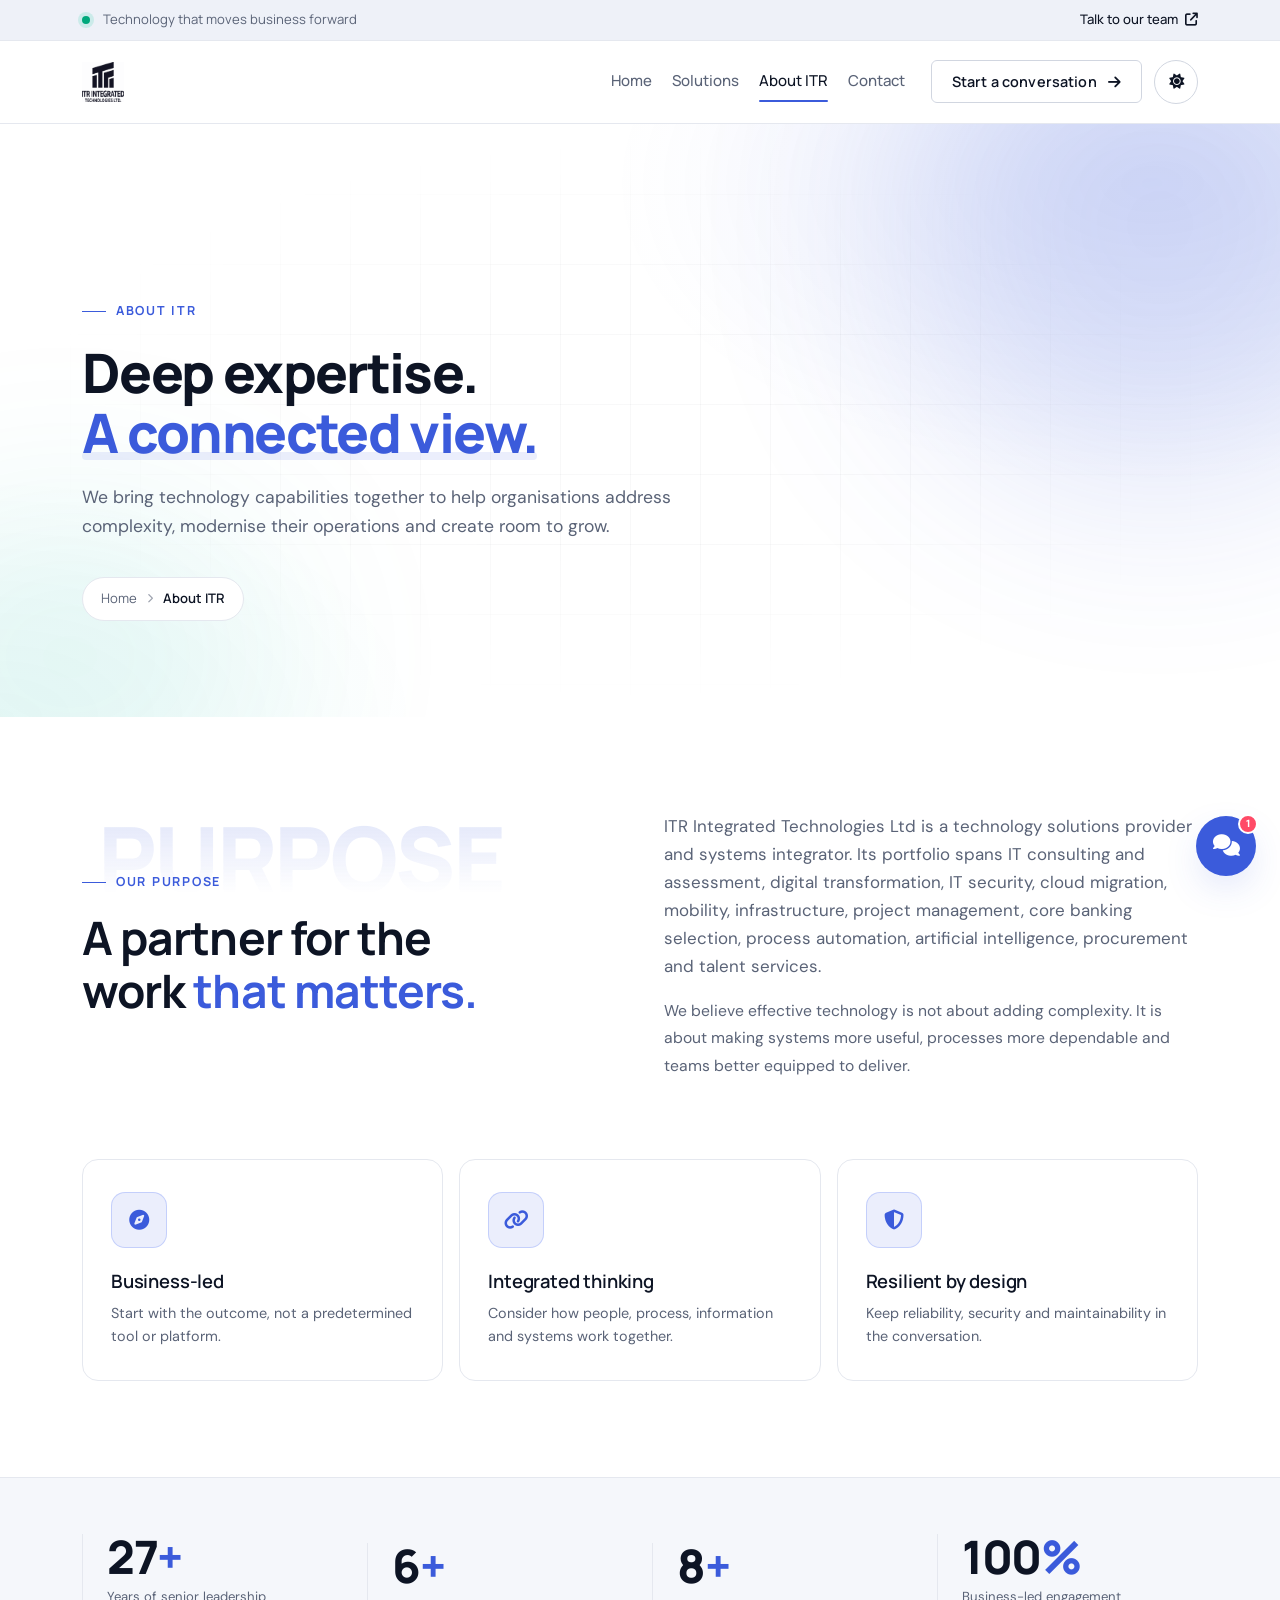
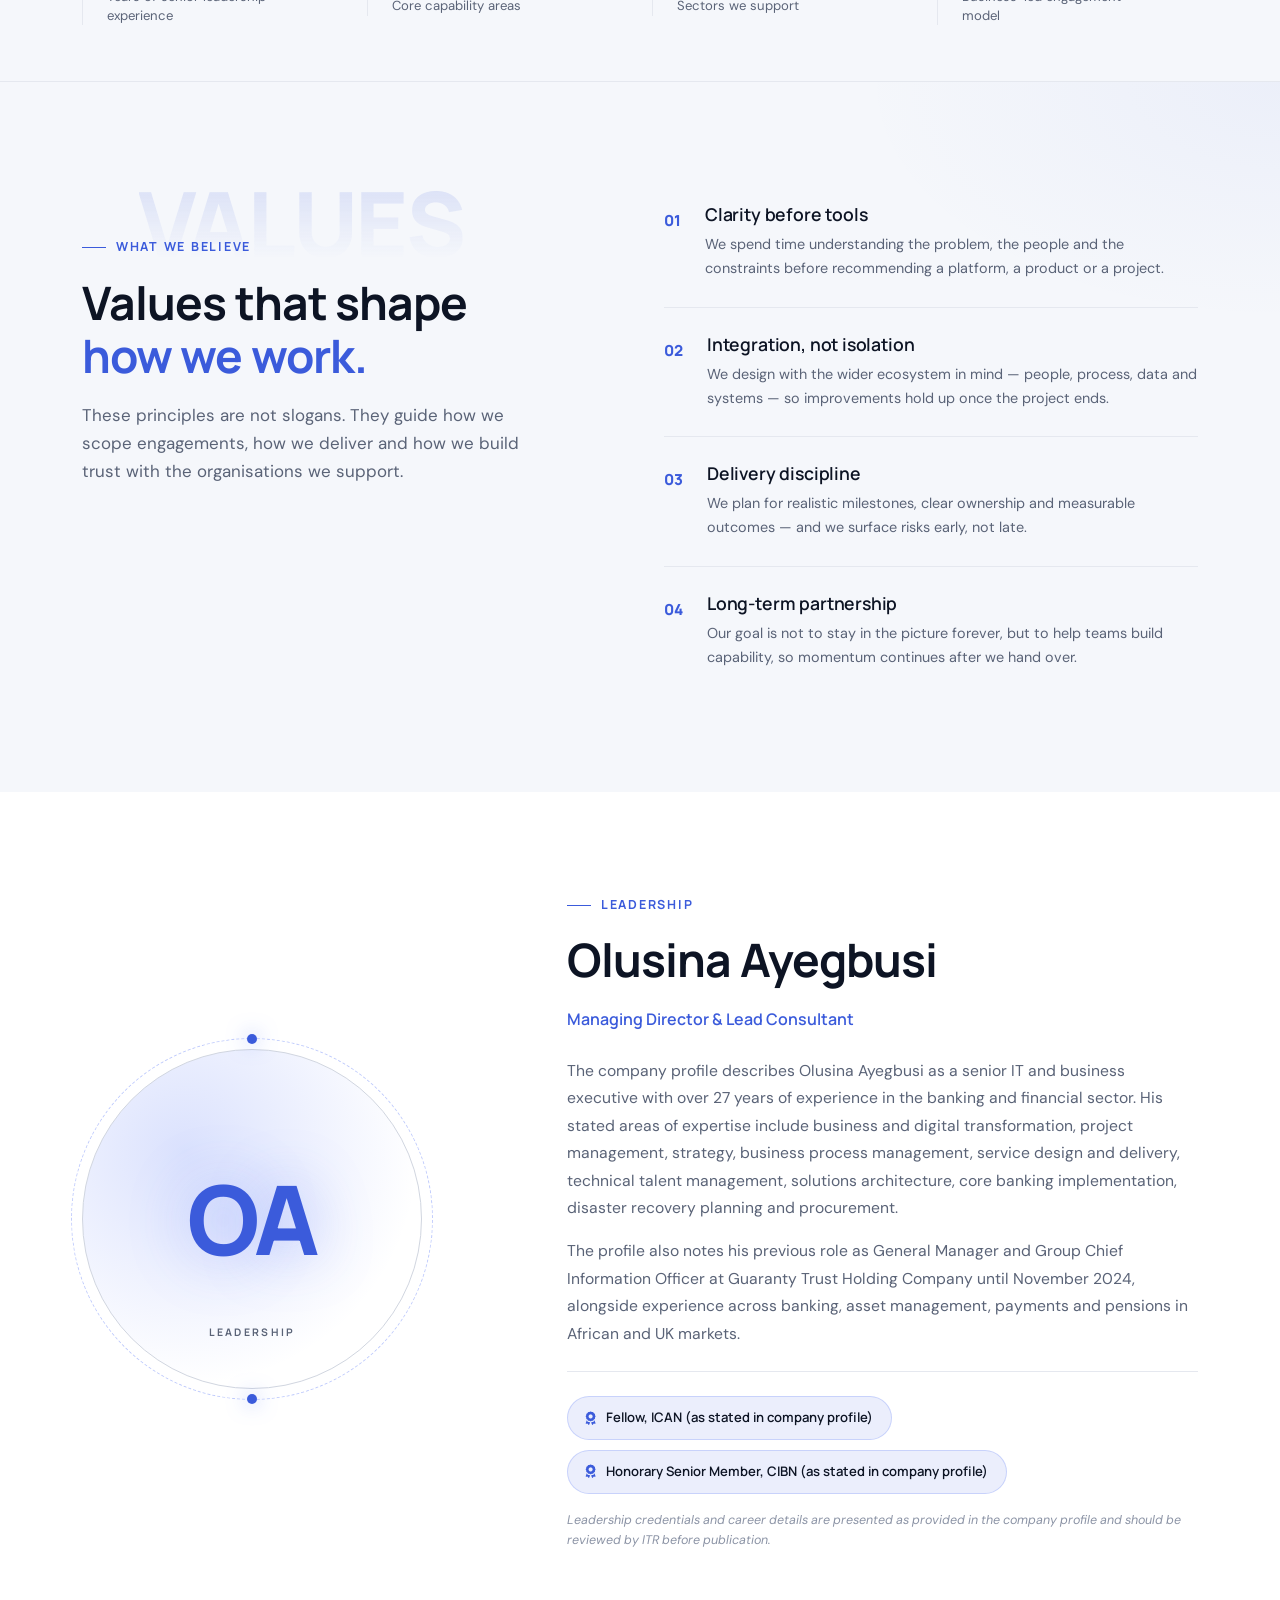
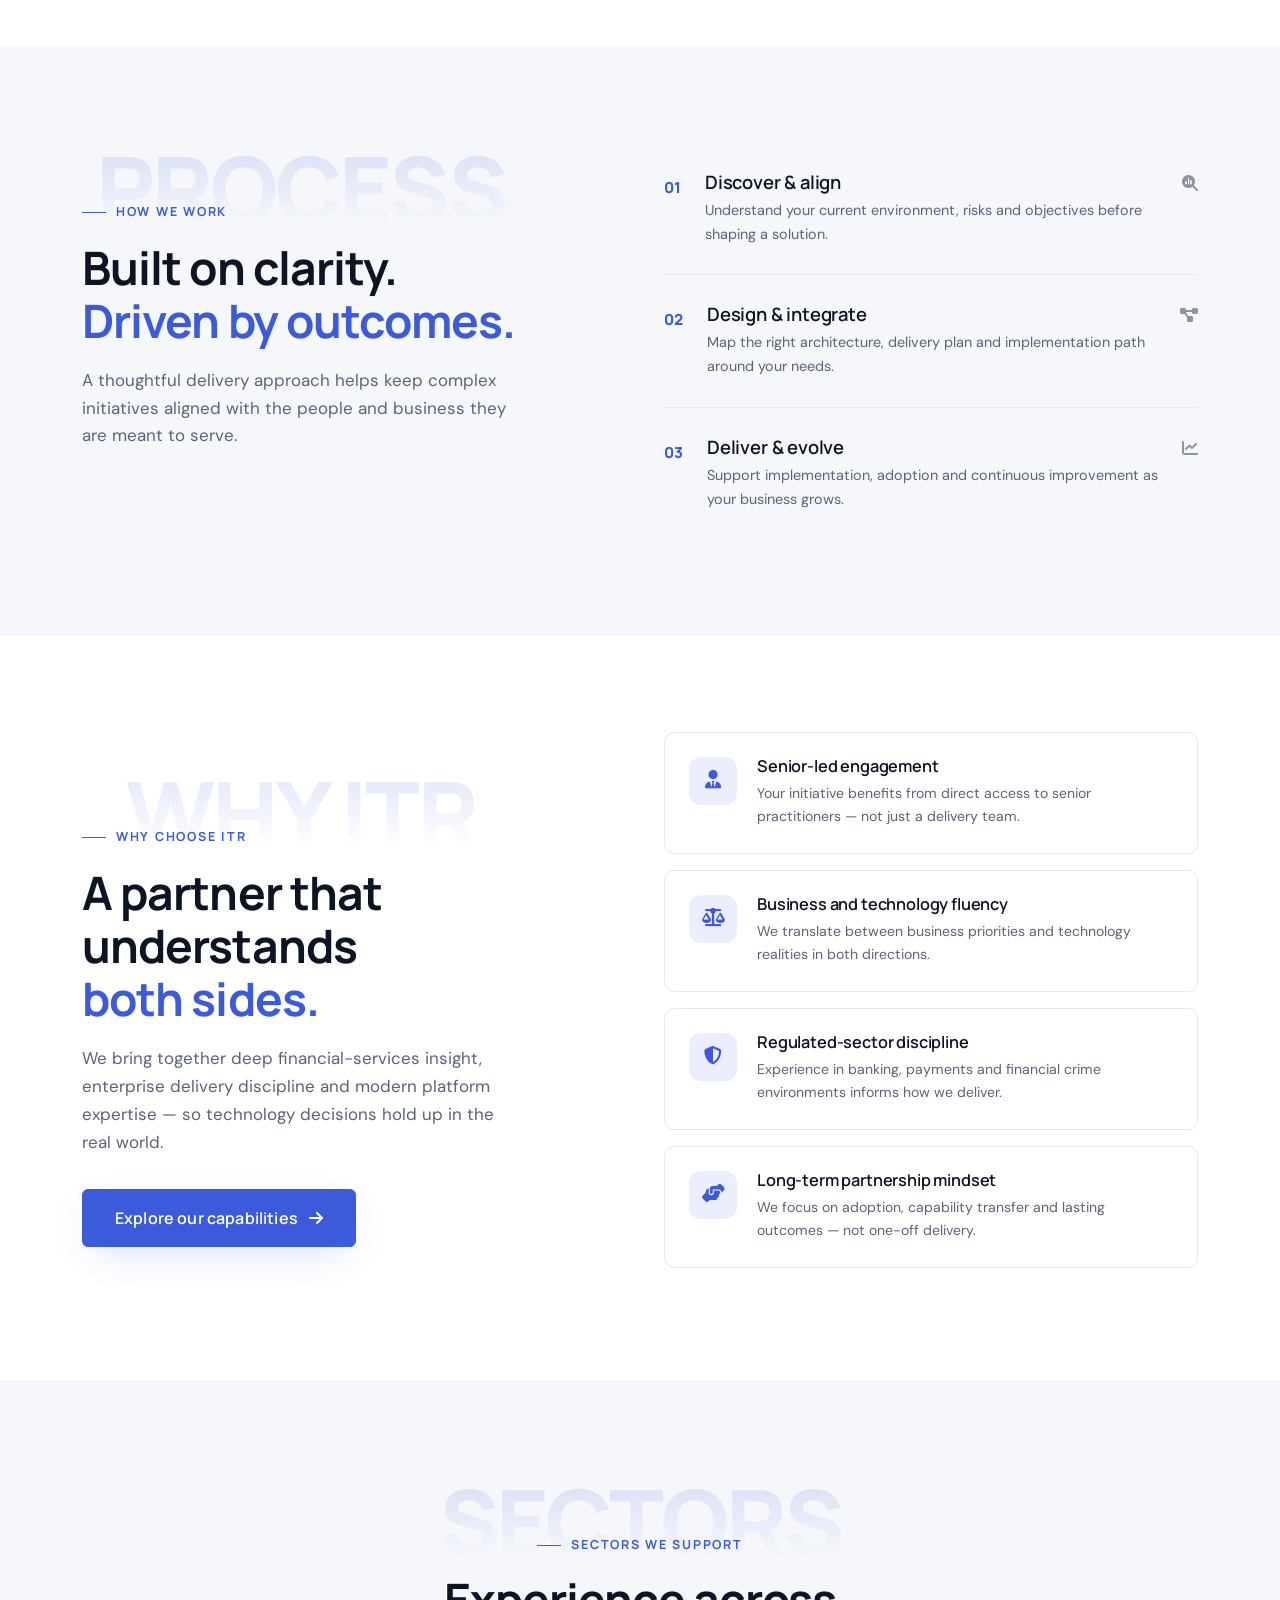
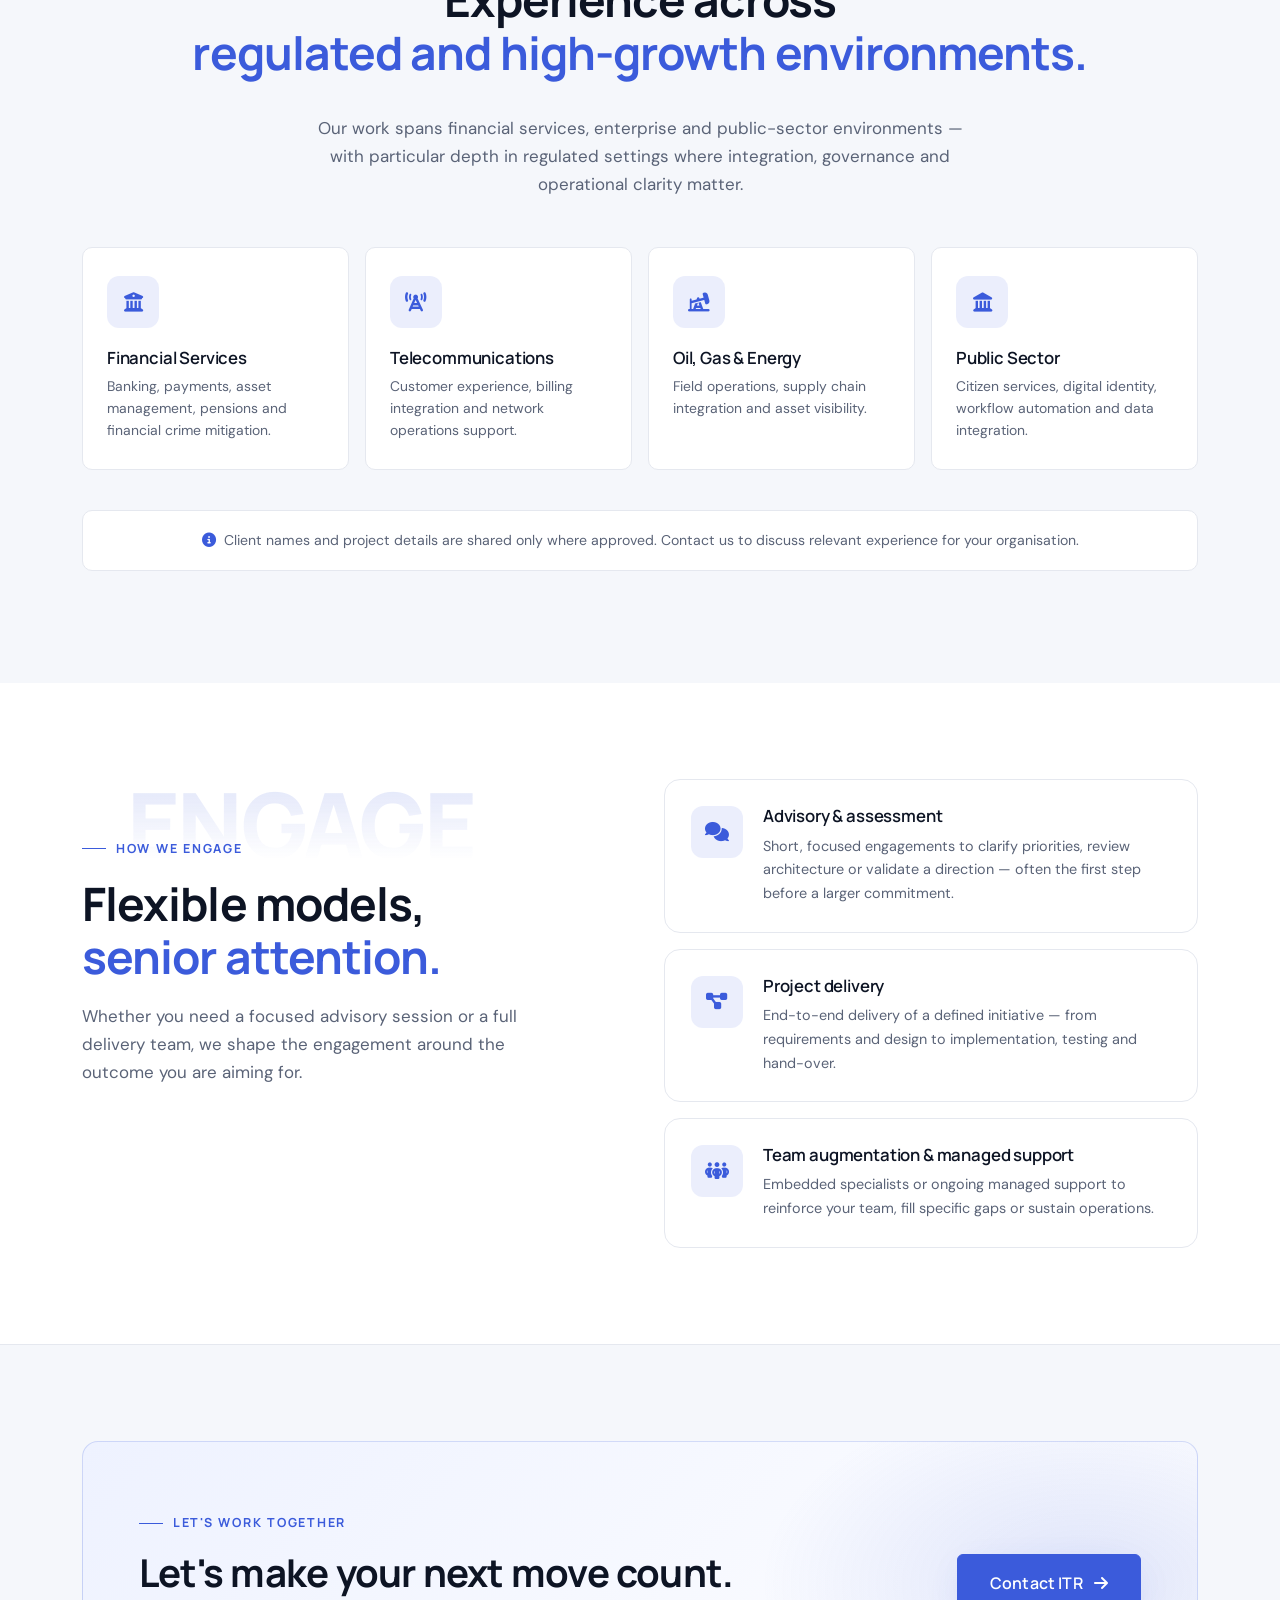
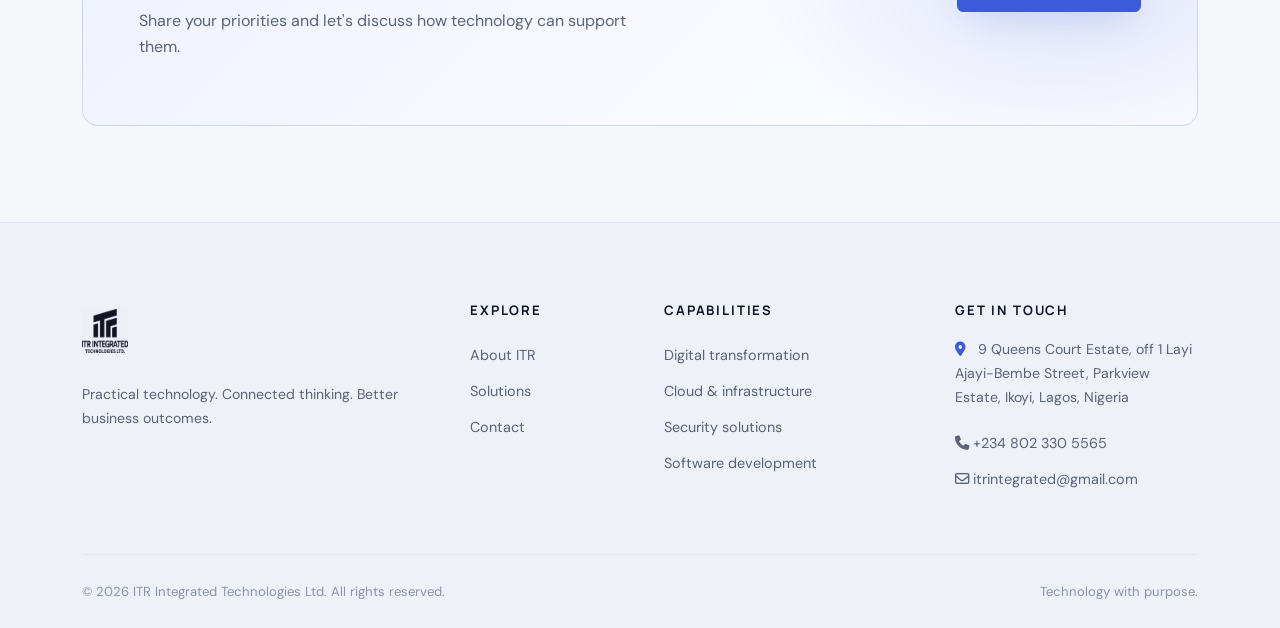
<file: about.html>
<!doctype html>
<html lang="en" data-theme="dark">
<head>
  <meta charset="utf-8">
  <meta name="viewport" content="width=device-width, initial-scale=1">
  <meta name="description" content="Learn about ITR Integrated Technologies, its leadership, principles and enterprise technology approach.">
  <meta name="theme-color" content="#0d1424">
  <title>About ITR | Integrated Technologies</title>

  <!-- Anti-flash theme initializer — MUST run before CSS -->
  <script>
    (function () {
      try {
        var saved = localStorage.getItem('itr-theme');
        var prefersLight = window.matchMedia('(prefers-color-scheme: light)').matches;
        document.documentElement.setAttribute('data-theme', saved || (prefersLight ? 'light' : 'dark'));
      } catch (e) {
        document.documentElement.setAttribute('data-theme', 'dark');
      }
    })();
  </script>

  <!-- Favicon -->
  <link rel="icon" type="image/png" href="assets/images/favicon.png">
  <link rel="apple-touch-icon" href="assets/images/favicon.png">

  <!-- Fonts -->
  <link rel="preconnect" href="https://fonts.googleapis.com">
  <link rel="preconnect" href="https://fonts.gstatic.com" crossorigin>
  <link href="https://fonts.googleapis.com/css2?family=DM+Sans:wght@400;500;600;700&family=Manrope:wght@400;500;600;700;800&display=swap" rel="stylesheet">

  <!-- Stylesheets -->
  <link href="https://cdn.jsdelivr.net/npm/bootstrap@5.3.3/dist/css/bootstrap.min.css" rel="stylesheet">
  <link href="https://cdnjs.cloudflare.com/ajax/libs/font-awesome/6.7.2/css/all.min.css" rel="stylesheet">
  <link href="assets/css/style.css" rel="stylesheet">
</head>
<body>

  <!-- ============================================================
       ANNOUNCEMENT BAR
       ============================================================ -->
  <div class="announcement">
    <div class="container d-flex justify-content-between align-items-center">
      <span><span class="status-dot"></span> Technology that moves business forward</span>
      <a href="contact.html">Talk to our team <i class="fa-solid fa-arrow-up-right-from-square ms-1"></i></a>
    </div>
  </div>

  <!-- ============================================================
       NAVBAR
       ============================================================ -->
  <nav class="navbar navbar-expand-lg navbar-dark site-nav sticky-top">
    <div class="container">
      <a class="navbar-brand brand-lockup" href="index.html" aria-label="ITR Integrated Technologies — Home">
        <img src="assets/images/itr-logo-white.png" alt="ITR Integrated Technologies Ltd." class="brand-logo" width="220" height="44">
      </a>

      <button class="navbar-toggler" type="button" data-bs-toggle="collapse" data-bs-target="#mainNav" aria-label="Toggle navigation">
        <span class="navbar-toggler-icon"></span>
      </button>

      <div class="collapse navbar-collapse" id="mainNav">
        <ul class="navbar-nav ms-auto align-items-lg-center gap-lg-3">
          <li class="nav-item"><a class="nav-link" href="index.html">Home</a></li>
          <li class="nav-item"><a class="nav-link" href="solutions.html">Solutions</a></li>
          <li class="nav-item"><a class="nav-link active" href="about.html">About ITR</a></li>
          <li class="nav-item"><a class="nav-link" href="contact.html">Contact</a></li>
          <li class="nav-item ms-lg-2">
            <a class="btn btn-outline-light btn-nav" href="contact.html">Start a conversation <i class="fa-solid fa-arrow-right ms-2"></i></a>
          </li>
        </ul>
      </div>

      <!-- Theme toggle -->
      <button class="theme-toggle" id="themeToggle" type="button"
              aria-label="Toggle light and dark mode" title="Toggle theme">
        <i class="fa-solid fa-moon theme-icon-dark" aria-hidden="true"></i>
        <i class="fa-solid fa-sun theme-icon-light" aria-hidden="true"></i>
      </button>
    </div>
  </nav>

  <main>

    <!-- ============================================================
         INNER HERO
         ============================================================ -->
    <section class="inner-hero">
      <div class="hero-grid"></div>
      <div class="orb orb-one"></div>
      <div class="orb orb-two"></div>
      <div class="container position-relative">
        <div class="eyebrow"><span></span> ABOUT ITR</div>
        <h1>Deep expertise.<br><em>A connected view.</em></h1>
        <p>We bring technology capabilities together to help organisations address complexity, modernise their operations and create room to grow.</p>
        <div class="breadcrumb-line">
          <a href="index.html">Home</a>
          <i class="fa-solid fa-chevron-right"></i>
          <span>About ITR</span>
        </div>
      </div>
    </section>

    <!-- ============================================================
         OUR PURPOSE
         ============================================================ -->
    <section class="section-padding intro-section">
      <div class="container">
        <div class="row g-5 align-items-start">
          <div class="col-lg-5">
            <div class="section-ghost" data-ghost="PURPOSE">
              <div class="eyebrow eyebrow-light"><span></span> OUR PURPOSE</div>
              <h2 class="section-title">A partner for the work <em>that matters.</em></h2>
            </div>
          </div>
          <div class="col-lg-6 offset-lg-1">
            <p class="section-lead">ITR Integrated Technologies Ltd is a technology solutions provider and systems integrator. Its portfolio spans IT consulting and assessment, digital transformation, IT security, cloud migration, mobility, infrastructure, project management, core banking selection, process automation, artificial intelligence, procurement and talent services.</p>
            <p class="body-muted">We believe effective technology is not about adding complexity. It is about making systems more useful, processes more dependable and teams better equipped to deliver.</p>
          </div>
        </div>

        <div class="about-principles row g-3 mt-5">
          <div class="col-md-4">
            <div class="principle-card">
              <div class="principle-icon"><i class="fa-solid fa-compass"></i></div>
              <h3>Business-led</h3>
              <p>Start with the outcome, not a predetermined tool or platform.</p>
            </div>
          </div>
          <div class="col-md-4">
            <div class="principle-card">
              <div class="principle-icon"><i class="fa-solid fa-link"></i></div>
              <h3>Integrated thinking</h3>
              <p>Consider how people, process, information and systems work together.</p>
            </div>
          </div>
          <div class="col-md-4">
            <div class="principle-card">
              <div class="principle-icon"><i class="fa-solid fa-shield-halved"></i></div>
              <h3>Resilient by design</h3>
              <p>Keep reliability, security and maintainability in the conversation.</p>
            </div>
          </div>
        </div>
      </div>
    </section>

    <!-- ============================================================
         AT A GLANCE / STATS
         ============================================================ -->
    <section class="stats-section">
      <div class="container">
        <div class="row g-4 align-items-center">
          <div class="col-6 col-lg-3">
            <div class="stat-card">
              <span class="stat-value">27<span>+</span></span>
              <span class="stat-label">Years of senior leadership experience</span>
            </div>
          </div>
          <div class="col-6 col-lg-3">
            <div class="stat-card">
              <span class="stat-value">6<span>+</span></span>
              <span class="stat-label">Core capability areas</span>
            </div>
          </div>
          <div class="col-6 col-lg-3">
            <div class="stat-card">
              <span class="stat-value">8<span>+</span></span>
              <span class="stat-label">Sectors we support</span>
            </div>
          </div>
          <div class="col-6 col-lg-3">
            <div class="stat-card">
              <span class="stat-value">100<span>%</span></span>
              <span class="stat-label">Business-led engagement model</span>
            </div>
          </div>
        </div>
      </div>
    </section>

    <!-- ============================================================
         WHAT WE BELIEVE / VALUES IN DEPTH
         ============================================================ -->
    <section class="section-padding values-section">
      <div class="container">
        <div class="row g-5 align-items-start">
          <div class="col-lg-5">
            <div class="section-ghost" data-ghost="VALUES">
              <div class="eyebrow eyebrow-light"><span></span> WHAT WE BELIEVE</div>
              <h2 class="section-title">Values that shape <em>how we work.</em></h2>
            </div>
            <p class="section-lead mt-3">These principles are not slogans. They guide how we scope engagements, how we deliver and how we build trust with the organisations we support.</p>
          </div>
          <div class="col-lg-6 offset-lg-1">
            <div class="value-principle">
              <span class="value-principle-number">01</span>
              <div>
                <h3>Clarity before tools</h3>
                <p>We spend time understanding the problem, the people and the constraints before recommending a platform, a product or a project.</p>
              </div>
            </div>
            <div class="value-principle">
              <span class="value-principle-number">02</span>
              <div>
                <h3>Integration, not isolation</h3>
                <p>We design with the wider ecosystem in mind — people, process, data and systems — so improvements hold up once the project ends.</p>
              </div>
            </div>
            <div class="value-principle">
              <span class="value-principle-number">03</span>
              <div>
                <h3>Delivery discipline</h3>
                <p>We plan for realistic milestones, clear ownership and measurable outcomes — and we surface risks early, not late.</p>
              </div>
            </div>
            <div class="value-principle">
              <span class="value-principle-number">04</span>
              <div>
                <h3>Long-term partnership</h3>
                <p>Our goal is not to stay in the picture forever, but to help teams build capability, so momentum continues after we hand over.</p>
              </div>
            </div>
          </div>
        </div>
      </div>
    </section>

    <!-- ============================================================
         LEADERSHIP
         ============================================================ -->
    <section class="leadership-section section-padding">
      <div class="container">
        <div class="row g-5 align-items-center">

          <div class="col-lg-4">
            <div class="leader-monogram">
              <span>OA</span>
              <div class="leader-orbit"></div>
              <small>LEADERSHIP</small>
            </div>
          </div>

          <div class="col-lg-7 offset-lg-1">
            <div class="eyebrow"><span></span> LEADERSHIP</div>
            <h2 class="section-title">Olusina Ayegbusi</h2>
            <p class="leader-role">Managing Director &amp; Lead Consultant</p>
            <p class="leader-bio">The company profile describes Olusina Ayegbusi as a senior IT and business executive with over 27 years of experience in the banking and financial sector. His stated areas of expertise include business and digital transformation, project management, strategy, business process management, service design and delivery, technical talent management, solutions architecture, core banking implementation, disaster recovery planning and procurement.</p>
            <p class="leader-bio">The profile also notes his previous role as General Manager and Group Chief Information Officer at Guaranty Trust Holding Company until November 2024, alongside experience across banking, asset management, payments and pensions in African and UK markets.</p>
            <div class="leader-credentials">
              <span><i class="fa-solid fa-award"></i> Fellow, ICAN (as stated in company profile)</span>
              <span><i class="fa-solid fa-award"></i> Honorary Senior Member, CIBN (as stated in company profile)</span>
            </div>
            <p class="small-note mt-3">Leadership credentials and career details are presented as provided in the company profile and should be reviewed by ITR before publication.</p>
          </div>

        </div>
      </div>
    </section>

    <!-- ============================================================
         HOW WE WORK (DELIVERY APPROACH)
         ============================================================ -->
    <section class="section-padding approach-section">
      <div class="container">
        <div class="row g-5">

          <div class="col-lg-5">
            <div class="section-ghost" data-ghost="PROCESS">
              <div class="eyebrow eyebrow-light"><span></span> HOW WE WORK</div>
              <h2 class="section-title">Built on clarity.<br><em>Driven by outcomes.</em></h2>
            </div>
            <p class="section-lead mt-3">A thoughtful delivery approach helps keep complex initiatives aligned with the people and business they are meant to serve.</p>
          </div>

          <div class="col-lg-6 offset-lg-1">

            <div class="approach-step">
              <span>01</span>
              <div>
                <h3>Discover &amp; align</h3>
                <p>Understand your current environment, risks and objectives before shaping a solution.</p>
              </div>
              <i class="fa-solid fa-magnifying-glass-chart"></i>
            </div>

            <div class="approach-step">
              <span>02</span>
              <div>
                <h3>Design &amp; integrate</h3>
                <p>Map the right architecture, delivery plan and implementation path around your needs.</p>
              </div>
              <i class="fa-solid fa-diagram-project"></i>
            </div>

            <div class="approach-step">
              <span>03</span>
              <div>
                <h3>Deliver &amp; evolve</h3>
                <p>Support implementation, adoption and continuous improvement as your business grows.</p>
              </div>
              <i class="fa-solid fa-chart-line"></i>
            </div>

          </div>

        </div>
      </div>
    </section>

    <!-- ============================================================
         WHY CHOOSE ITR
         ============================================================ -->
    <section class="section-padding why-section">
      <div class="container">
        <div class="row g-5 align-items-center">

          <div class="col-lg-5">
            <div class="section-ghost" data-ghost="WHY ITR">
              <div class="eyebrow eyebrow-light"><span></span> WHY CHOOSE ITR</div>
              <h2 class="section-title">A partner that understands <em>both sides.</em></h2>
            </div>
            <p class="section-lead mt-3">We bring together deep financial-services insight, enterprise delivery discipline and modern platform expertise — so technology decisions hold up in the real world.</p>
            <a class="btn btn-primary btn-lg btn-glow mt-3" href="solutions.html">Explore our capabilities <i class="fa-solid fa-arrow-right ms-2"></i></a>
          </div>

          <div class="col-lg-6 offset-lg-1">
            <div class="why-card">
              <i class="fa-solid fa-user-tie"></i>
              <div>
                <h3>Senior-led engagement</h3>
                <p>Your initiative benefits from direct access to senior practitioners — not just a delivery team.</p>
              </div>
            </div>
            <div class="why-card">
              <i class="fa-solid fa-scale-balanced"></i>
              <div>
                <h3>Business and technology fluency</h3>
                <p>We translate between business priorities and technology realities in both directions.</p>
              </div>
            </div>
            <div class="why-card">
              <i class="fa-solid fa-shield-halved"></i>
              <div>
                <h3>Regulated-sector discipline</h3>
                <p>Experience in banking, payments and financial crime environments informs how we deliver.</p>
              </div>
            </div>
            <div class="why-card">
              <i class="fa-solid fa-handshake-angle"></i>
              <div>
                <h3>Long-term partnership mindset</h3>
                <p>We focus on adoption, capability transfer and lasting outcomes — not one-off delivery.</p>
              </div>
            </div>
          </div>

        </div>
      </div>
    </section>

    <!-- ============================================================
         SECTORS & CLIENTS
         ============================================================ -->
    <section class="section-padding sectors-section">
      <div class="container">
        <div class="text-center mb-5">
          <div class="section-ghost" data-ghost="SECTORS" style="display:inline-block">
            <div class="eyebrow eyebrow-light justify-content-center"><span></span> SECTORS WE SUPPORT</div>
            <h2 class="section-title">Experience across <em>regulated and high-growth environments.</em></h2>
          </div>
          <p class="section-lead mx-auto mt-3" style="max-width:660px">Our work spans financial services, enterprise and public-sector environments — with particular depth in regulated settings where integration, governance and operational clarity matter.</p>
        </div>
        <div class="row g-3">
          <div class="col-md-6 col-lg-3">
            <div class="sector-card">
              <div class="sector-icon"><i class="fa-solid fa-building-columns"></i></div>
              <h3>Financial Services</h3>
              <p>Banking, payments, asset management, pensions and financial crime mitigation.</p>
            </div>
          </div>
          <div class="col-md-6 col-lg-3">
            <div class="sector-card">
              <div class="sector-icon"><i class="fa-solid fa-tower-cell"></i></div>
              <h3>Telecommunications</h3>
              <p>Customer experience, billing integration and network operations support.</p>
            </div>
          </div>
          <div class="col-md-6 col-lg-3">
            <div class="sector-card">
              <div class="sector-icon"><i class="fa-solid fa-oil-well"></i></div>
              <h3>Oil, Gas &amp; Energy</h3>
              <p>Field operations, supply chain integration and asset visibility.</p>
            </div>
          </div>
          <div class="col-md-6 col-lg-3">
            <div class="sector-card">
              <div class="sector-icon"><i class="fa-solid fa-landmark"></i></div>
              <h3>Public Sector</h3>
              <p>Citizen services, digital identity, workflow automation and data integration.</p>
            </div>
          </div>
        </div>
        <p class="sector-note"><i class="fa-solid fa-circle-info me-2"></i>Client names and project details are shared only where approved. Contact us to discuss relevant experience for your organisation.</p>
      </div>
    </section>

    <!-- ============================================================
         HOW WE ENGAGE
         ============================================================ -->
    <section class="section-padding engage-section">
      <div class="container">
        <div class="row g-5 align-items-start">

          <div class="col-lg-5">
            <div class="section-ghost" data-ghost="ENGAGE">
              <div class="eyebrow eyebrow-light"><span></span> HOW WE ENGAGE</div>
              <h2 class="section-title">Flexible models, <em>senior attention.</em></h2>
            </div>
            <p class="section-lead mt-3">Whether you need a focused advisory session or a full delivery team, we shape the engagement around the outcome you are aiming for.</p>
          </div>

          <div class="col-lg-6 offset-lg-1">
            <div class="engage-card">
              <div class="engage-card-icon"><i class="fa-solid fa-comments"></i></div>
              <div>
                <h3>Advisory &amp; assessment</h3>
                <p>Short, focused engagements to clarify priorities, review architecture or validate a direction — often the first step before a larger commitment.</p>
              </div>
            </div>
            <div class="engage-card">
              <div class="engage-card-icon"><i class="fa-solid fa-diagram-project"></i></div>
              <div>
                <h3>Project delivery</h3>
                <p>End-to-end delivery of a defined initiative — from requirements and design to implementation, testing and hand-over.</p>
              </div>
            </div>
            <div class="engage-card">
              <div class="engage-card-icon"><i class="fa-solid fa-people-group"></i></div>
              <div>
                <h3>Team augmentation &amp; managed support</h3>
                <p>Embedded specialists or ongoing managed support to reinforce your team, fill specific gaps or sustain operations.</p>
              </div>
            </div>
          </div>

        </div>
      </div>
    </section>

    <!-- ============================================================
         CTA
         ============================================================ -->
    <section class="cta-section">
      <div class="container">
        <div class="cta-inner">
          <div>
            <div class="eyebrow"><span></span> LET'S WORK TOGETHER</div>
            <h2>Let's make your next move count.</h2>
            <p>Share your priorities and let's discuss how technology can support them.</p>
          </div>
          <a class="btn btn-primary btn-lg btn-glow" href="contact.html">Contact ITR <i class="fa-solid fa-arrow-right ms-2"></i></a>
        </div>
      </div>
    </section>

  </main>

  <!-- ============================================================
       FOOTER
       ============================================================ -->
  <footer class="site-footer">
    <div class="container">
      <div class="row g-5">

        <div class="col-lg-4">
          <a class="navbar-brand brand-lockup" href="index.html" aria-label="ITR Integrated Technologies — Home">
            <img src="assets/images/itr-logo-white.png" alt="ITR Integrated Technologies Ltd." class="brand-logo" width="240" height="52">
          </a>
          <p class="footer-intro">Practical technology. Connected thinking. Better business outcomes.</p>
        </div>

        <div class="col-6 col-lg-2">
          <h4>Explore</h4>
          <a href="about.html">About ITR</a>
          <a href="solutions.html">Solutions</a>
          <a href="contact.html">Contact</a>
        </div>

        <div class="col-6 col-lg-3">
          <h4>Capabilities</h4>
          <a href="solutions.html#transformation">Digital transformation</a>
          <a href="solutions.html#cloud">Cloud &amp; infrastructure</a>
          <a href="solutions.html#security">Security solutions</a>
          <a href="solutions.html#software">Software development</a>
        </div>

        <div class="col-lg-3">
          <h4>Get in touch</h4>
          <p><i class="fa-solid fa-location-dot"></i> 9 Queens Court Estate, off 1 Layi Ajayi-Bembe Street, Parkview Estate, Ikoyi, Lagos, Nigeria</p>
          <a href="tel:+2348023305565"><i class="fa-solid fa-phone"></i> +234 802 330 5565</a>
          <a href="mailto:itrintegrated@gmail.com"><i class="fa-regular fa-envelope"></i> itrintegrated@gmail.com</a>
        </div>

      </div>

      <div class="footer-bottom">
        <span>© <span id="year"></span> ITR Integrated Technologies Ltd. All rights reserved.</span>
        <span>Technology with purpose.</span>
      </div>
    </div>
  </footer>

  <!-- ============================================================
       CHATBOT WIDGET
       ============================================================ -->
  <div class="chatbot" id="chatbot" aria-live="polite">

    <button class="chatbot-launcher" id="chatbotLauncher" type="button" aria-label="Open chat assistant" aria-expanded="false" aria-controls="chatbotPanel">
      <i class="fa-solid fa-comments chatbot-icon-open"></i>
      <i class="fa-solid fa-xmark chatbot-icon-close"></i>
      <span class="chatbot-badge" id="chatbotBadge">1</span>
    </button>

    <div class="chatbot-panel" id="chatbotPanel" role="dialog" aria-label="ITR chat assistant" aria-hidden="true">

      <div class="chatbot-header">
        <div class="chatbot-header-info">
          <div class="chatbot-avatar">
            <img src="assets/images/itr-logo-white.png" alt="" aria-hidden="true">
          </div>
          <div>
            <strong>ITR Assistant</strong>
            <span><i class="chatbot-dot"></i> Typically replies instantly</span>
          </div>
        </div>
        <button class="chatbot-close" id="chatbotClose" type="button" aria-label="Close chat">
          <i class="fa-solid fa-xmark"></i>
        </button>
      </div>

      <div class="chatbot-messages" id="chatbotMessages" role="log" aria-live="polite">
        <div class="chat-message bot">
          <div class="chat-bubble">
            Hi there 👋 I'm the ITR assistant. Ask me about our capabilities, location or how to get in touch — or pick a question below.
          </div>
        </div>

        <div class="chatbot-suggestions" id="chatbotSuggestions">
          <button type="button" data-question="What services do you offer?">What services do you offer?</button>
          <button type="button" data-question="Where are you located?">Where are you located?</button>
          <button type="button" data-question="How do I contact you?">How do I contact you?</button>
          <button type="button" data-question="Do you work with banks?">Do you work with banks?</button>
          <button type="button" data-question="How quickly will you respond?">How quickly will you respond?</button>
        </div>
      </div>

      <form class="chatbot-input" id="chatbotForm" autocomplete="off">
        <input type="text" id="chatbotInput" placeholder="Type a message…" aria-label="Type your message" maxlength="400">
        <button type="submit" aria-label="Send message">
          <i class="fa-solid fa-paper-plane"></i>
        </button>
      </form>

      <div class="chatbot-footer">
        <span>Powered by ITR · <a href="contact.html">Contact a human</a></span>
      </div>

    </div>
  </div>

  <!-- Scripts (loaded ONCE, inside body) -->
  <script src="https://cdn.jsdelivr.net/npm/bootstrap@5.3.3/dist/js/bootstrap.bundle.min.js"></script>
  <script src="assets/js/main.js"></script>
  <script src="assets/js/chatbot.js"></script>
</body>
</html>
</file>
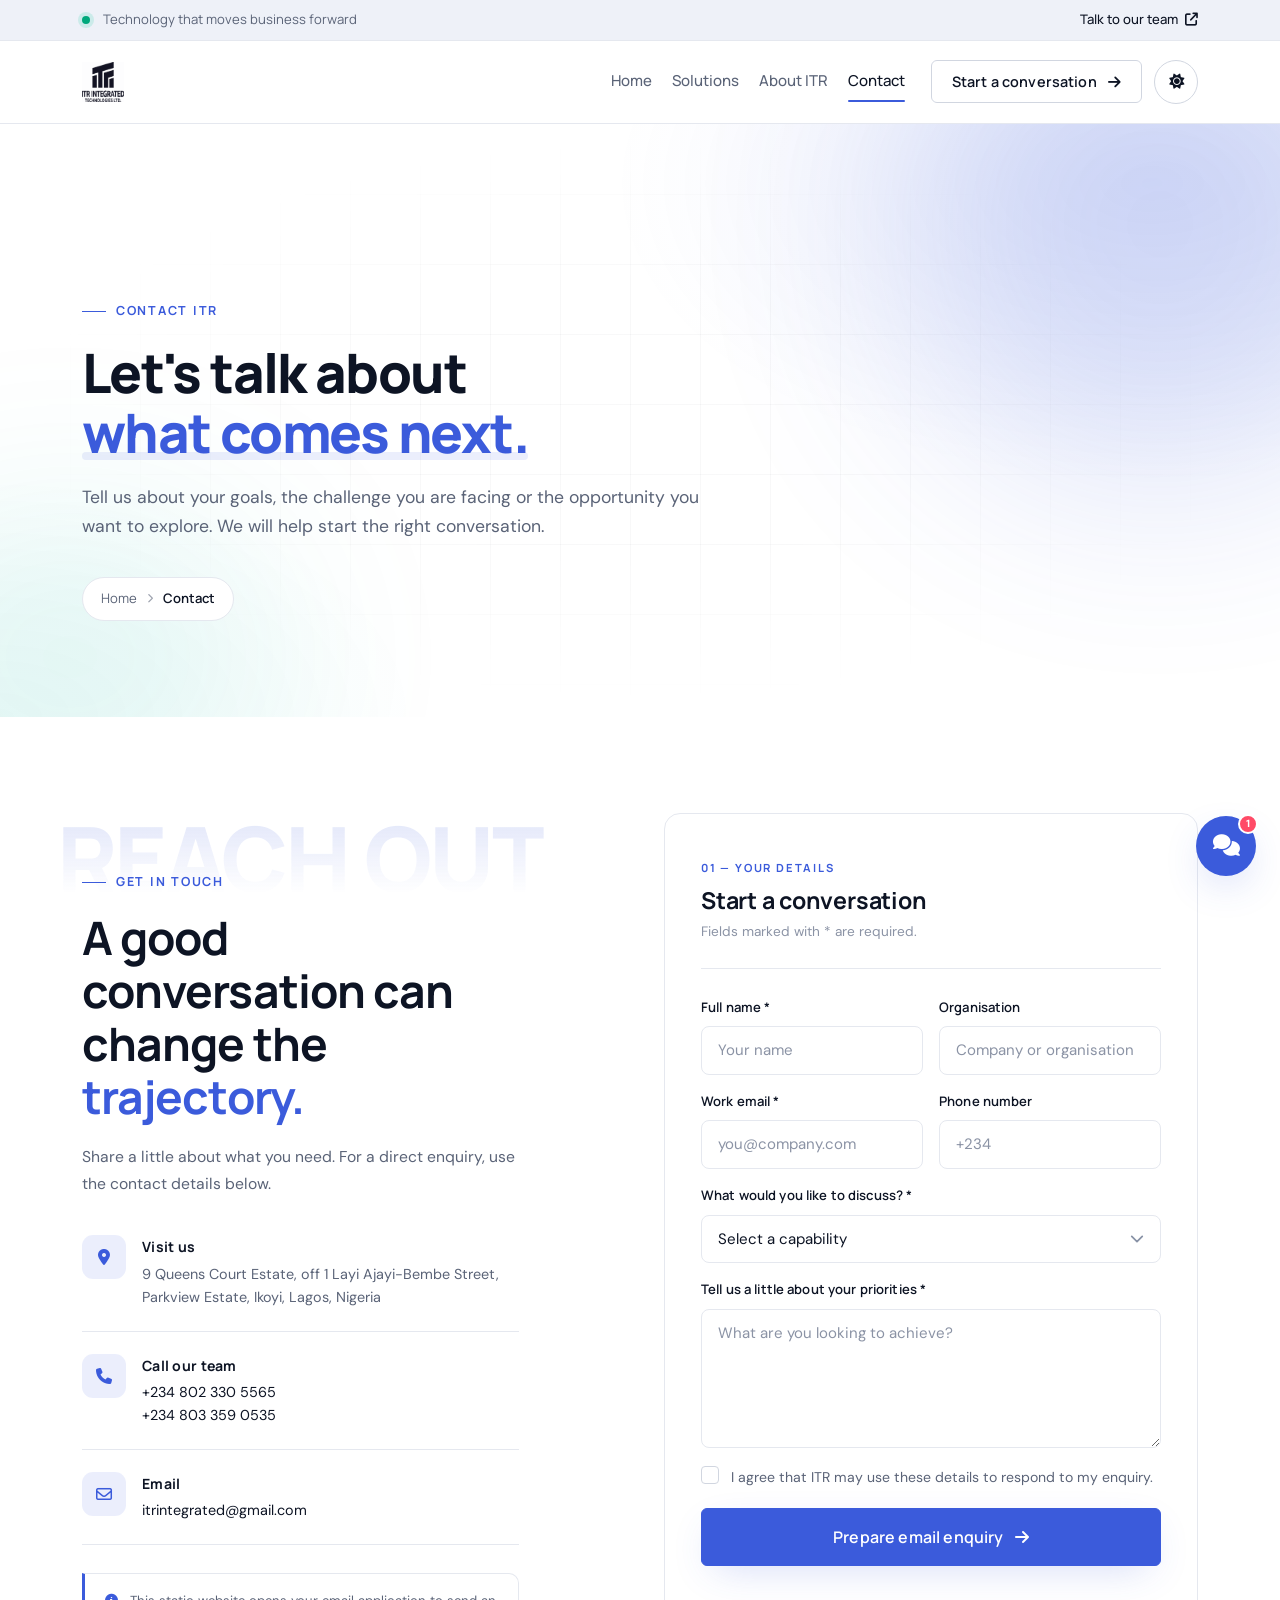
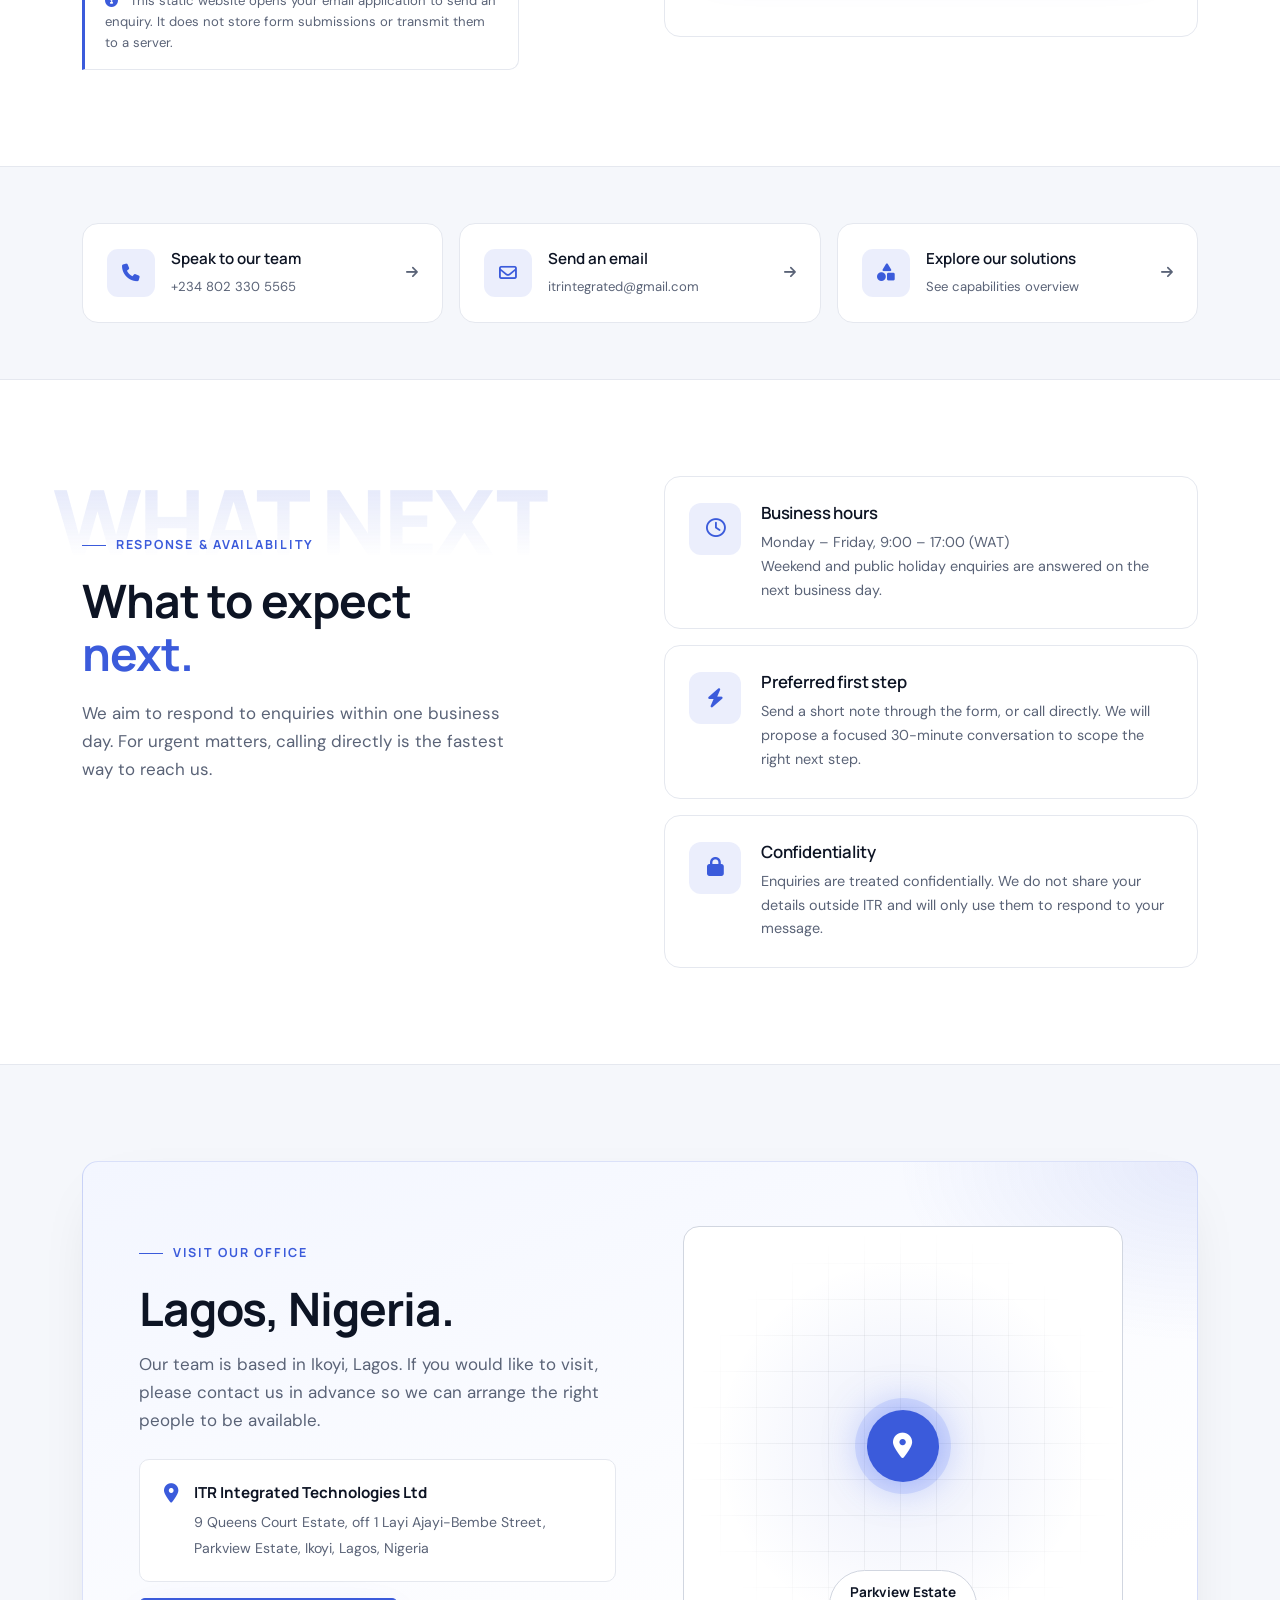
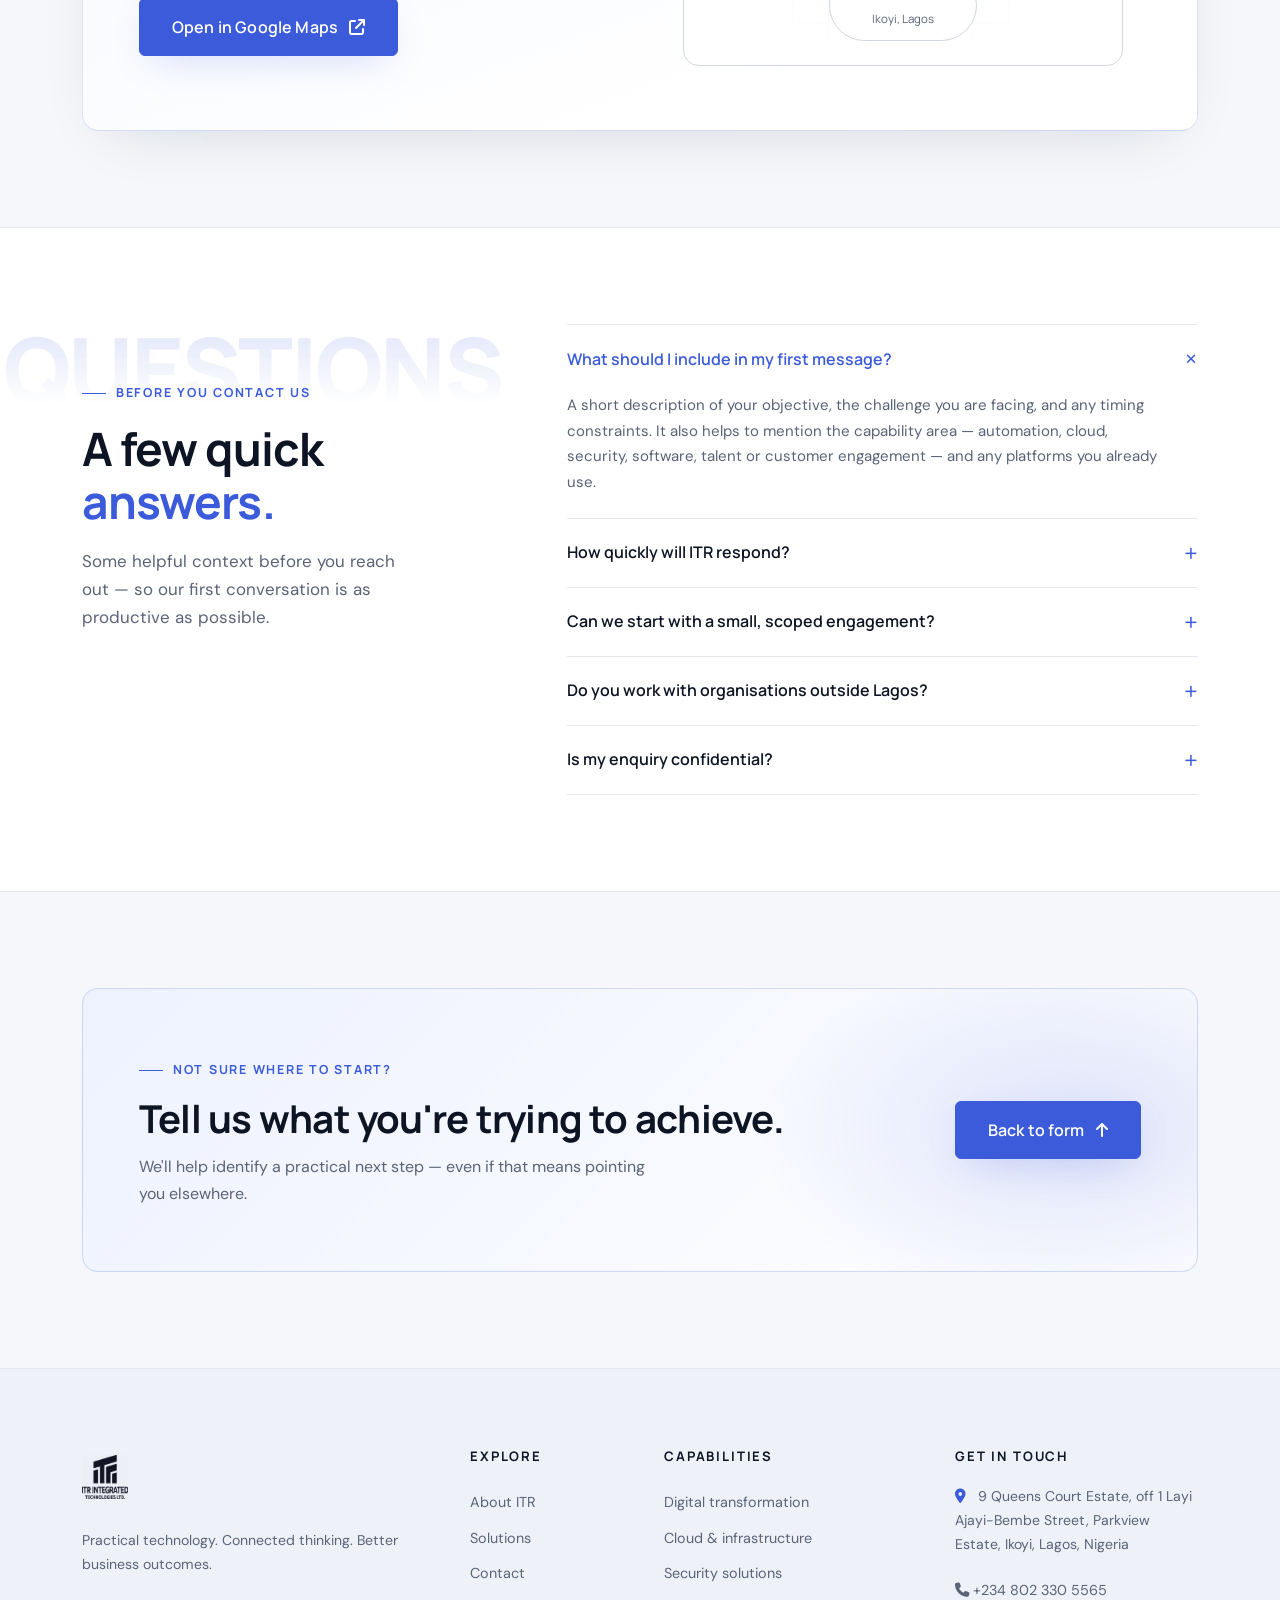
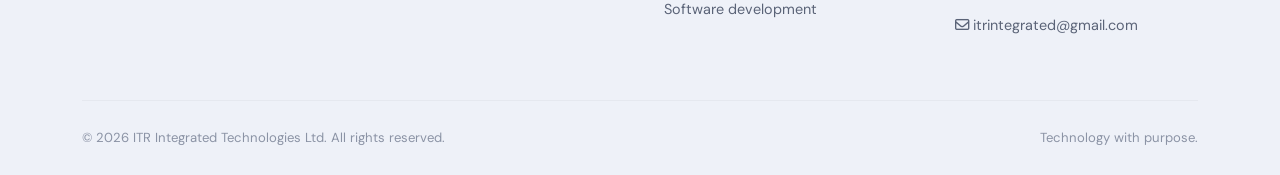
<file: contact.html>
<!doctype html>
<html lang="en" data-theme="dark">
<head>
  <meta charset="utf-8">
  <meta name="viewport" content="width=device-width, initial-scale=1">
  <meta name="description" content="Contact ITR Integrated Technologies to discuss enterprise technology, automation, cloud, security or software needs.">
  <meta name="theme-color" content="#0d1424">
  <title>Contact ITR | Start a Conversation</title>

  <!-- Anti-flash theme initializer — MUST run before CSS -->
  <script>
    (function () {
      try {
        var saved = localStorage.getItem('itr-theme');
        var prefersLight = window.matchMedia('(prefers-color-scheme: light)').matches;
        document.documentElement.setAttribute('data-theme', saved || (prefersLight ? 'light' : 'dark'));
      } catch (e) {
        document.documentElement.setAttribute('data-theme', 'dark');
      }
    })();
  </script>

  <link rel="icon" type="image/png" href="assets/images/favicon.png">
  <link rel="apple-touch-icon" href="assets/images/favicon.png">

  <link rel="preconnect" href="https://fonts.googleapis.com">
  <link rel="preconnect" href="https://fonts.gstatic.com" crossorigin>
  <link href="https://fonts.googleapis.com/css2?family=DM+Sans:wght@400;500;600;700&family=Manrope:wght@400;500;600;700;800&display=swap" rel="stylesheet">

  <link href="https://cdn.jsdelivr.net/npm/bootstrap@5.3.3/dist/css/bootstrap.min.css" rel="stylesheet">
  <link href="https://cdnjs.cloudflare.com/ajax/libs/font-awesome/6.7.2/css/all.min.css" rel="stylesheet">
  <link href="assets/css/style.css" rel="stylesheet">
</head>
<body>

  <!-- ANNOUNCEMENT BAR -->
  <div class="announcement">
    <div class="container d-flex justify-content-between align-items-center">
      <span><span class="status-dot"></span> Technology that moves business forward</span>
      <a href="contact.html">Talk to our team <i class="fa-solid fa-arrow-up-right-from-square ms-1"></i></a>
    </div>
  </div>

  <!-- NAVBAR -->
  <nav class="navbar navbar-expand-lg navbar-dark site-nav sticky-top">
    <div class="container">
      <a class="navbar-brand brand-lockup" href="index.html" aria-label="ITR Integrated Technologies — Home">
        <img src="assets/images/itr-logo-white.png" alt="ITR Integrated Technologies Ltd." class="brand-logo" width="220" height="44">
      </a>
      <button class="navbar-toggler" type="button" data-bs-toggle="collapse" data-bs-target="#mainNav" aria-label="Toggle navigation">
        <span class="navbar-toggler-icon"></span>
      </button>
      <div class="collapse navbar-collapse" id="mainNav">
        <ul class="navbar-nav ms-auto align-items-lg-center gap-lg-3">
          <li class="nav-item"><a class="nav-link" href="index.html">Home</a></li>
          <li class="nav-item"><a class="nav-link" href="solutions.html">Solutions</a></li>
          <li class="nav-item"><a class="nav-link" href="about.html">About ITR</a></li>
          <li class="nav-item"><a class="nav-link active" href="contact.html">Contact</a></li>
          <li class="nav-item ms-lg-2">
            <a class="btn btn-outline-light btn-nav" href="#contact-form">Start a conversation <i class="fa-solid fa-arrow-right ms-2"></i></a>
          </li>
        </ul>
      </div>
      <button class="theme-toggle" id="themeToggle" type="button" aria-label="Toggle light and dark mode" title="Toggle theme">
        <i class="fa-solid fa-moon theme-icon-dark" aria-hidden="true"></i>
        <i class="fa-solid fa-sun theme-icon-light" aria-hidden="true"></i>
      </button>
    </div>
  </nav>

  <main>

    <!-- INNER HERO -->
    <section class="inner-hero contact-hero">
      <div class="hero-grid"></div>
      <div class="orb orb-one"></div>
      <div class="orb orb-two"></div>
      <div class="container position-relative">
        <div class="eyebrow"><span></span> CONTACT ITR</div>
        <h1>Let's talk about<br><em>what comes next.</em></h1>
        <p>Tell us about your goals, the challenge you are facing or the opportunity you want to explore. We will help start the right conversation.</p>
        <div class="breadcrumb-line">
          <a href="index.html">Home</a>
          <i class="fa-solid fa-chevron-right"></i>
          <span>Contact</span>
        </div>
      </div>
    </section>

    <!-- CONTACT FORM + DETAILS -->
    <section class="section-padding contact-section" id="contact-form">
      <div class="container">
        <div class="row g-5">

          <!-- LEFT: Contact Details -->
          <div class="col-lg-5">
            <div class="section-ghost" data-ghost="REACH OUT">
              <div class="eyebrow eyebrow-light"><span></span> GET IN TOUCH</div>
              <h2 class="section-title">A good conversation can change the <em>trajectory.</em></h2>
            </div>
            <p class="body-muted mt-3">Share a little about what you need. For a direct enquiry, use the contact details below.</p>

            <div class="contact-detail">
              <span><i class="fa-solid fa-location-dot"></i></span>
              <div>
                <b>Visit us</b>
                <p>9 Queens Court Estate, off 1 Layi Ajayi-Bembe Street, Parkview Estate, Ikoyi, Lagos, Nigeria</p>
              </div>
            </div>

            <div class="contact-detail">
              <span><i class="fa-solid fa-phone"></i></span>
              <div>
                <b>Call our team</b>
                <p>
                  <a href="tel:+2348023305565">+234 802 330 5565</a><br>
                  <a href="tel:+2348033590535">+234 803 359 0535</a>
                </p>
              </div>
            </div>

            <div class="contact-detail">
              <span><i class="fa-regular fa-envelope"></i></span>
              <div>
                <b>Email</b>
                <p><a href="mailto:itrintegrated@gmail.com">itrintegrated@gmail.com</a></p>
              </div>
            </div>

            <div class="contact-note">
              <i class="fa-solid fa-circle-info"></i> This static website opens your email application to send an enquiry. It does not store form submissions or transmit them to a server.
            </div>
          </div>

          <!-- RIGHT: Contact Form -->
          <div class="col-lg-6 offset-lg-1">
            <form class="contact-form" id="inquiryForm">

              <div class="form-heading">
                <span>01 — YOUR DETAILS</span>
                <h3>Start a conversation</h3>
                <p>Fields marked with * are required.</p>
              </div>

              <div class="row g-3">

                <div class="col-md-6">
                  <label for="name" class="form-label">Full name *</label>
                  <input class="form-control" id="name" name="name" required autocomplete="name" placeholder="Your name">
                </div>

                <div class="col-md-6">
                  <label for="company" class="form-label">Organisation</label>
                  <input class="form-control" id="company" name="company" autocomplete="organization" placeholder="Company or organisation">
                </div>

                <div class="col-md-6">
                  <label for="email" class="form-label">Work email *</label>
                  <input class="form-control" type="email" id="email" name="email" required autocomplete="email" placeholder="you@company.com">
                </div>

                <div class="col-md-6">
                  <label for="phone" class="form-label">Phone number</label>
                  <input class="form-control" type="tel" id="phone" name="phone" autocomplete="tel" placeholder="+234">
                </div>

                <div class="col-12">
                  <label for="service" class="form-label">What would you like to discuss? *</label>
                  <select class="form-select" id="service" name="service" required>
                    <option value="" selected disabled>Select a capability</option>
                    <option>Digital transformation &amp; automation</option>
                    <option>Cloud, infrastructure &amp; managed services</option>
                    <option>Security, eKYC &amp; financial crime mitigation</option>
                    <option>Software development &amp; systems integration</option>
                    <option>Talent-as-a-Service &amp; IT advisory</option>
                    <option>Customer experience &amp; engagement</option>
                    <option>Other / not sure yet</option>
                  </select>
                </div>

                <div class="col-12">
                  <label for="message" class="form-label">Tell us a little about your priorities *</label>
                  <textarea class="form-control" id="message" name="message" rows="5" required placeholder="What are you looking to achieve?"></textarea>
                </div>

                <div class="col-12">
                  <div class="form-check">
                    <input class="form-check-input" type="checkbox" id="consent" required>
                    <label class="form-check-label" for="consent">I agree that ITR may use these details to respond to my enquiry.</label>
                  </div>
                </div>

                <div class="col-12">
                  <button class="btn btn-primary btn-lg btn-glow w-100" type="submit">
                    Prepare email enquiry <i class="fa-solid fa-arrow-right ms-2"></i>
                  </button>
                  <p class="form-status" id="formStatus" role="status" aria-live="polite"></p>
                </div>

              </div>
            </form>
          </div>

        </div>
      </div>
    </section>

    <!-- QUICK CONTACT OPTIONS -->
    <section class="quick-contact-section">
      <div class="container">
        <div class="row g-3">
          <div class="col-md-4">
            <a class="quick-contact-card" href="tel:+2348023305565">
              <div class="quick-contact-icon"><i class="fa-solid fa-phone"></i></div>
              <div>
                <strong>Speak to our team</strong>
                <span>+234 802 330 5565</span>
              </div>
              <i class="fa-solid fa-arrow-right quick-contact-arrow"></i>
            </a>
          </div>
          <div class="col-md-4">
            <a class="quick-contact-card" href="mailto:itrintegrated@gmail.com">
              <div class="quick-contact-icon"><i class="fa-regular fa-envelope"></i></div>
              <div>
                <strong>Send an email</strong>
                <span>itrintegrated@gmail.com</span>
              </div>
              <i class="fa-solid fa-arrow-right quick-contact-arrow"></i>
            </a>
          </div>
          <div class="col-md-4">
            <a class="quick-contact-card" href="solutions.html">
              <div class="quick-contact-icon"><i class="fa-solid fa-shapes"></i></div>
              <div>
                <strong>Explore our solutions</strong>
                <span>See capabilities overview</span>
              </div>
              <i class="fa-solid fa-arrow-right quick-contact-arrow"></i>
            </a>
          </div>
        </div>
      </div>
    </section>

    <!-- OFFICE HOURS & RESPONSE EXPECTATION -->
    <section class="contact-info-section">
      <div class="container">
        <div class="row g-5 align-items-start">

          <div class="col-lg-5">
            <div class="section-ghost" data-ghost="WHAT NEXT">
              <div class="eyebrow eyebrow-light"><span></span> RESPONSE &amp; AVAILABILITY</div>
              <h2 class="section-title">What to expect <em>next.</em></h2>
            </div>
            <p class="section-lead mt-3">We aim to respond to enquiries within one business day. For urgent matters, calling directly is the fastest way to reach us.</p>
          </div>

          <div class="col-lg-6 offset-lg-1">
            <div class="info-block">
              <div class="info-block-icon"><i class="fa-regular fa-clock"></i></div>
              <div>
                <h3>Business hours</h3>
                <p>Monday – Friday, 9:00 – 17:00 (WAT)<br>Weekend and public holiday enquiries are answered on the next business day.</p>
              </div>
            </div>
            <div class="info-block">
              <div class="info-block-icon"><i class="fa-solid fa-bolt"></i></div>
              <div>
                <h3>Preferred first step</h3>
                <p>Send a short note through the form, or call directly. We will propose a focused 30-minute conversation to scope the right next step.</p>
              </div>
            </div>
            <div class="info-block">
              <div class="info-block-icon"><i class="fa-solid fa-lock"></i></div>
              <div>
                <h3>Confidentiality</h3>
                <p>Enquiries are treated confidentially. We do not share your details outside ITR and will only use them to respond to your message.</p>
              </div>
            </div>
          </div>

        </div>
      </div>
    </section>

    <!-- LOCATION / VISIT -->
    <section class="location-section">
      <div class="container">
        <div class="location-panel">
          <div class="row g-5 align-items-center">
            <div class="col-lg-6">
              <div class="eyebrow"><span></span> VISIT OUR OFFICE</div>
              <h2 class="section-title">Lagos, Nigeria.</h2>
              <p class="section-lead mt-3">Our team is based in Ikoyi, Lagos. If you would like to visit, please contact us in advance so we can arrange the right people to be available.</p>
              <div class="location-address">
                <i class="fa-solid fa-location-dot"></i>
                <div>
                  <strong>ITR Integrated Technologies Ltd</strong>
                  <span>9 Queens Court Estate, off 1 Layi Ajayi-Bembe Street,<br>Parkview Estate, Ikoyi, Lagos, Nigeria</span>
                </div>
              </div>
              <a class="btn btn-primary btn-lg btn-glow mt-3" href="https://www.google.com/maps/search/?api=1&query=9+Queens+Court+Estate+Parkview+Estate+Ikoyi+Lagos" target="_blank" rel="noopener noreferrer">
                Open in Google Maps <i class="fa-solid fa-arrow-up-right-from-square ms-2"></i>
              </a>
            </div>
            <div class="col-lg-6">
              <div class="location-visual">
                <div class="location-visual-grid"></div>
                <div class="location-visual-pin">
                  <i class="fa-solid fa-location-dot"></i>
                </div>
                <div class="location-visual-label">
                  <strong>Parkview Estate</strong>
                  <span>Ikoyi, Lagos</span>
                </div>
              </div>
            </div>
          </div>
        </div>
      </div>
    </section>

    <!-- FAQ BEFORE YOU CONTACT -->
    <section class="section-padding faq-section">
      <div class="container">
        <div class="row g-5">

          <div class="col-lg-4">
            <div class="section-ghost" data-ghost="QUESTIONS">
              <div class="eyebrow eyebrow-light"><span></span> BEFORE YOU CONTACT US</div>
              <h2 class="section-title">A few quick <em>answers.</em></h2>
            </div>
            <p class="section-lead mt-3">Some helpful context before you reach out — so our first conversation is as productive as possible.</p>
          </div>

          <div class="col-lg-7 offset-lg-1">
            <div class="accordion faq-accordion" id="contactFaq">

              <div class="accordion-item">
                <h3 class="accordion-header">
                  <button class="accordion-button" type="button" data-bs-toggle="collapse" data-bs-target="#cfaq1" aria-expanded="true" aria-controls="cfaq1">
                    What should I include in my first message?
                  </button>
                </h3>
                <div id="cfaq1" class="accordion-collapse collapse show" data-bs-parent="#contactFaq">
                  <div class="accordion-body">
                    A short description of your objective, the challenge you are facing, and any timing constraints. It also helps to mention the capability area — automation, cloud, security, software, talent or customer engagement — and any platforms you already use.
                  </div>
                </div>
              </div>

              <div class="accordion-item">
                <h3 class="accordion-header">
                  <button class="accordion-button collapsed" type="button" data-bs-toggle="collapse" data-bs-target="#cfaq2" aria-expanded="false" aria-controls="cfaq2">
                    How quickly will ITR respond?
                  </button>
                </h3>
                <div id="cfaq2" class="accordion-collapse collapse" data-bs-parent="#contactFaq">
                  <div class="accordion-body">
                    We aim to respond within one business day. For urgent matters, calling directly on +234 802 330 5565 is the fastest way to reach us.
                  </div>
                </div>
              </div>

              <div class="accordion-item">
                <h3 class="accordion-header">
                  <button class="accordion-button collapsed" type="button" data-bs-toggle="collapse" data-bs-target="#cfaq3" aria-expanded="false" aria-controls="cfaq3">
                    Can we start with a small, scoped engagement?
                  </button>
                </h3>
                <div id="cfaq3" class="accordion-collapse collapse" data-bs-parent="#contactFaq">
                  <div class="accordion-body">
                    Yes. Many engagements begin with an advisory session, a focused assessment, or a small pilot. This lets both sides confirm fit before committing to a larger programme.
                  </div>
                </div>
              </div>

              <div class="accordion-item">
                <h3 class="accordion-header">
                  <button class="accordion-button collapsed" type="button" data-bs-toggle="collapse" data-bs-target="#cfaq4" aria-expanded="false" aria-controls="cfaq4">
                    Do you work with organisations outside Lagos?
                  </button>
                </h3>
                <div id="cfaq4" class="accordion-collapse collapse" data-bs-parent="#contactFaq">
                  <div class="accordion-body">
                    Yes. We work with clients across Nigeria and international markets. Most engagements combine on-site sessions with remote delivery, depending on scope and preference.
                  </div>
                </div>
              </div>

              <div class="accordion-item">
                <h3 class="accordion-header">
                  <button class="accordion-button collapsed" type="button" data-bs-toggle="collapse" data-bs-target="#cfaq5" aria-expanded="false" aria-controls="cfaq5">
                    Is my enquiry confidential?
                  </button>
                </h3>
                <div id="cfaq5" class="accordion-collapse collapse" data-bs-parent="#contactFaq">
                  <div class="accordion-body">
                    Yes. We treat enquiries confidentially and do not share your details outside ITR. Your message is only used to respond to your enquiry and, if relevant, to propose the right next step.
                  </div>
                </div>
              </div>

            </div>
          </div>

        </div>
      </div>
    </section>

    <!-- CTA -->
    <section class="cta-section">
      <div class="container">
        <div class="cta-inner">
          <div>
            <div class="eyebrow"><span></span> NOT SURE WHERE TO START?</div>
            <h2>Tell us what you're trying to achieve.</h2>
            <p>We'll help identify a practical next step — even if that means pointing you elsewhere.</p>
          </div>
          <a class="btn btn-primary btn-lg btn-glow" href="#contact-form">Back to form <i class="fa-solid fa-arrow-up ms-2"></i></a>
        </div>
      </div>
    </section>

  </main>

  <!-- FOOTER -->
  <footer class="site-footer">
    <div class="container">
      <div class="row g-5">
        <div class="col-lg-4">
          <a class="navbar-brand brand-lockup" href="index.html" aria-label="ITR Integrated Technologies — Home">
            <img src="assets/images/itr-logo-white.png" alt="ITR Integrated Technologies Ltd." class="brand-logo" width="240" height="52">
          </a>
          <p class="footer-intro">Practical technology. Connected thinking. Better business outcomes.</p>
        </div>
        <div class="col-6 col-lg-2">
          <h4>Explore</h4>
          <a href="about.html">About ITR</a>
          <a href="solutions.html">Solutions</a>
          <a href="contact.html">Contact</a>
        </div>
        <div class="col-6 col-lg-3">
          <h4>Capabilities</h4>
          <a href="solutions.html#transformation">Digital transformation</a>
          <a href="solutions.html#cloud">Cloud &amp; infrastructure</a>
          <a href="solutions.html#security">Security solutions</a>
          <a href="solutions.html#software">Software development</a>
        </div>
        <div class="col-lg-3">
          <h4>Get in touch</h4>
          <p><i class="fa-solid fa-location-dot"></i> 9 Queens Court Estate, off 1 Layi Ajayi-Bembe Street, Parkview Estate, Ikoyi, Lagos, Nigeria</p>
          <a href="tel:+2348023305565"><i class="fa-solid fa-phone"></i> +234 802 330 5565</a>
          <a href="mailto:itrintegrated@gmail.com"><i class="fa-regular fa-envelope"></i> itrintegrated@gmail.com</a>
        </div>
      </div>
      <div class="footer-bottom">
        <span>© <span id="year"></span> ITR Integrated Technologies Ltd. All rights reserved.</span>
        <span>Technology with purpose.</span>
      </div>
    </div>
  </footer>

  <!-- CHATBOT WIDGET -->
  <div class="chatbot" id="chatbot" aria-live="polite">
    <button class="chatbot-launcher" id="chatbotLauncher" type="button" aria-label="Open chat assistant" aria-expanded="false" aria-controls="chatbotPanel">
      <i class="fa-solid fa-comments chatbot-icon-open"></i>
      <i class="fa-solid fa-xmark chatbot-icon-close"></i>
      <span class="chatbot-badge" id="chatbotBadge">1</span>
    </button>
    <div class="chatbot-panel" id="chatbotPanel" role="dialog" aria-label="ITR chat assistant" aria-hidden="true">
      <div class="chatbot-header">
        <div class="chatbot-header-info">
          <div class="chatbot-avatar">
            <img src="assets/images/itr-logo-white.png" alt="" aria-hidden="true">
          </div>
          <div>
            <strong>ITR Assistant</strong>
            <span><i class="chatbot-dot"></i> Typically replies instantly</span>
          </div>
        </div>
        <button class="chatbot-close" id="chatbotClose" type="button" aria-label="Close chat">
          <i class="fa-solid fa-xmark"></i>
        </button>
      </div>
      <div class="chatbot-messages" id="chatbotMessages" role="log" aria-live="polite">
        <div class="chat-message bot">
          <div class="chat-bubble">
            Hi there 👋 I'm the ITR assistant. Ask me about our capabilities, location or how to get in touch — or pick a question below.
          </div>
        </div>
        <div class="chatbot-suggestions" id="chatbotSuggestions">
          <button type="button" data-question="What services do you offer?">What services do you offer?</button>
          <button type="button" data-question="Where are you located?">Where are you located?</button>
          <button type="button" data-question="How do I contact you?">How do I contact you?</button>
          <button type="button" data-question="Do you work with banks?">Do you work with banks?</button>
          <button type="button" data-question="How quickly will you respond?">How quickly will you respond?</button>
        </div>
      </div>
      <form class="chatbot-input" id="chatbotForm" autocomplete="off">
        <input type="text" id="chatbotInput" placeholder="Type a message…" aria-label="Type your message" maxlength="400">
        <button type="submit" aria-label="Send message">
          <i class="fa-solid fa-paper-plane"></i>
        </button>
      </form>
      <div class="chatbot-footer">
        <span>Powered by ITR · <a href="contact.html">Contact a human</a></span>
      </div>
    </div>
  </div>

  <script src="https://cdn.jsdelivr.net/npm/bootstrap@5.3.3/dist/js/bootstrap.bundle.min.js"></script>
  <script src="assets/js/main.js"></script>
  <script src="assets/js/chatbot.js"></script>
</body>
</html>
</file>
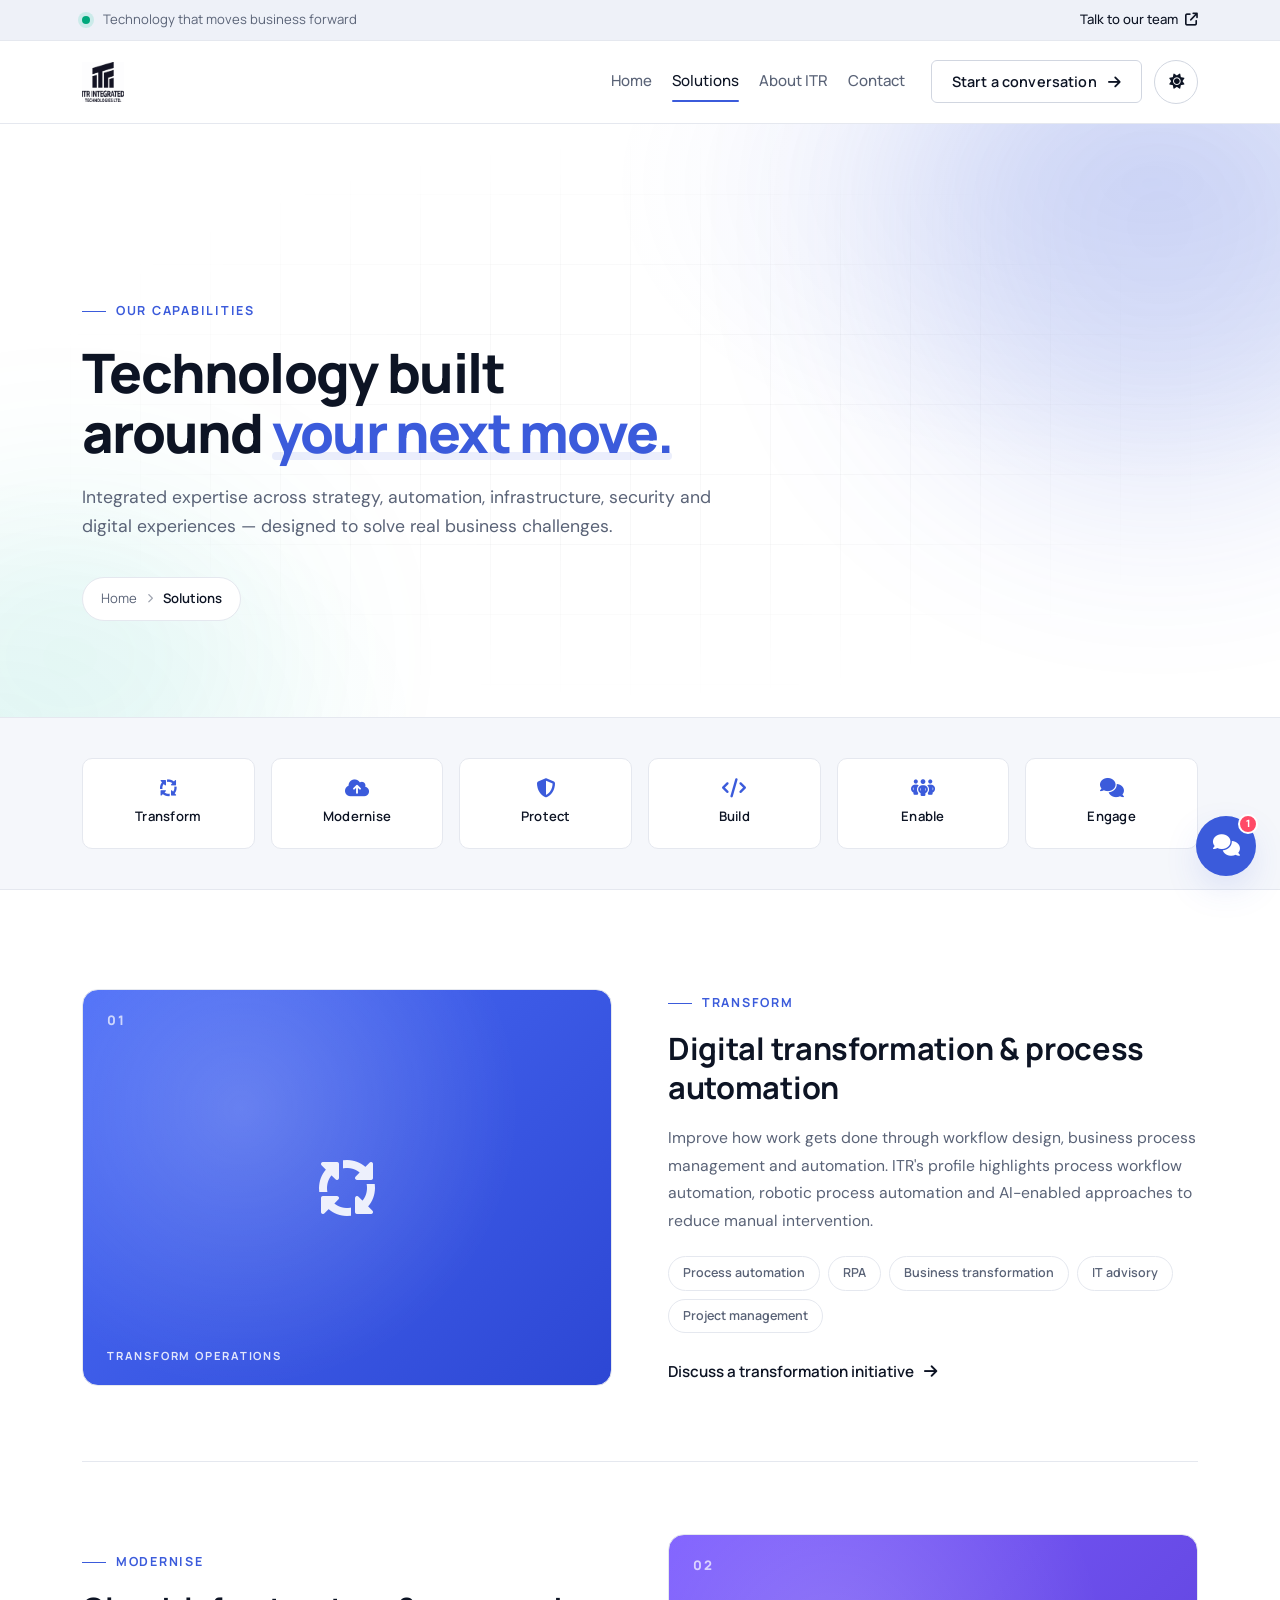
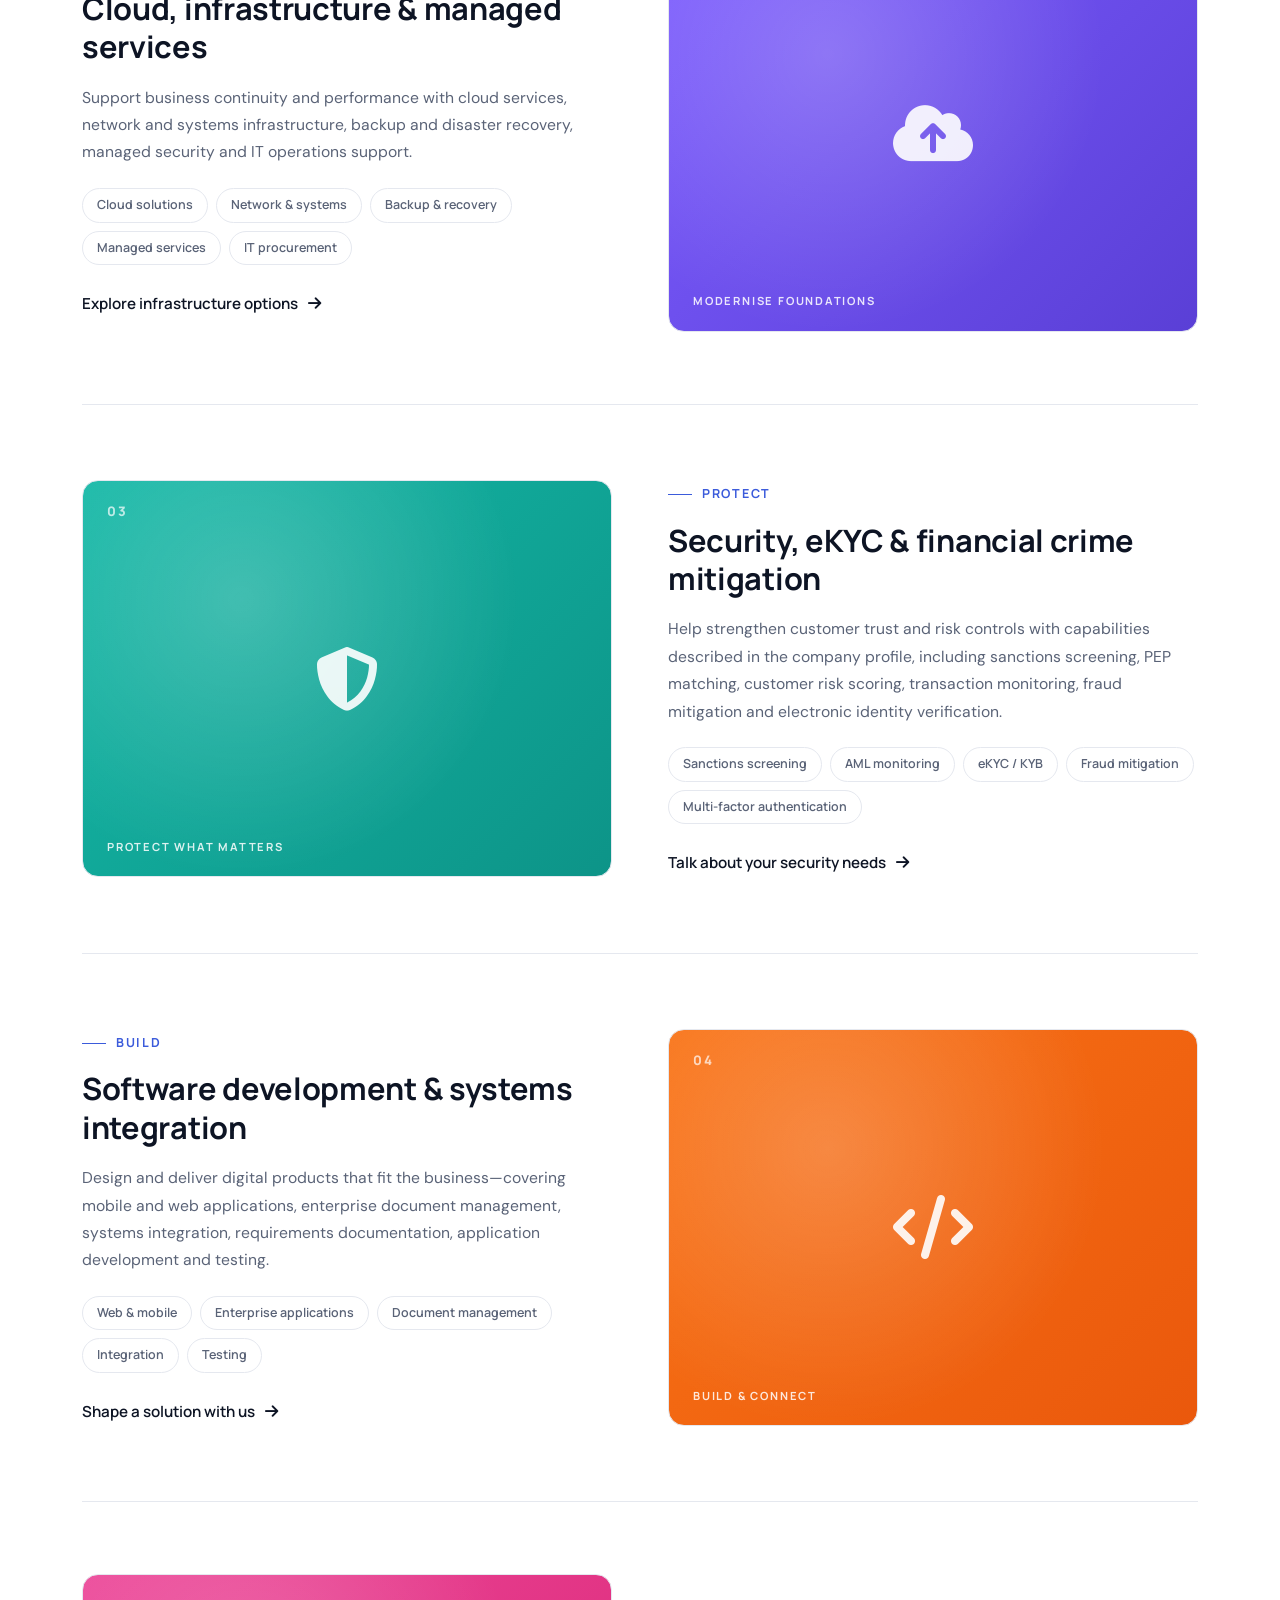
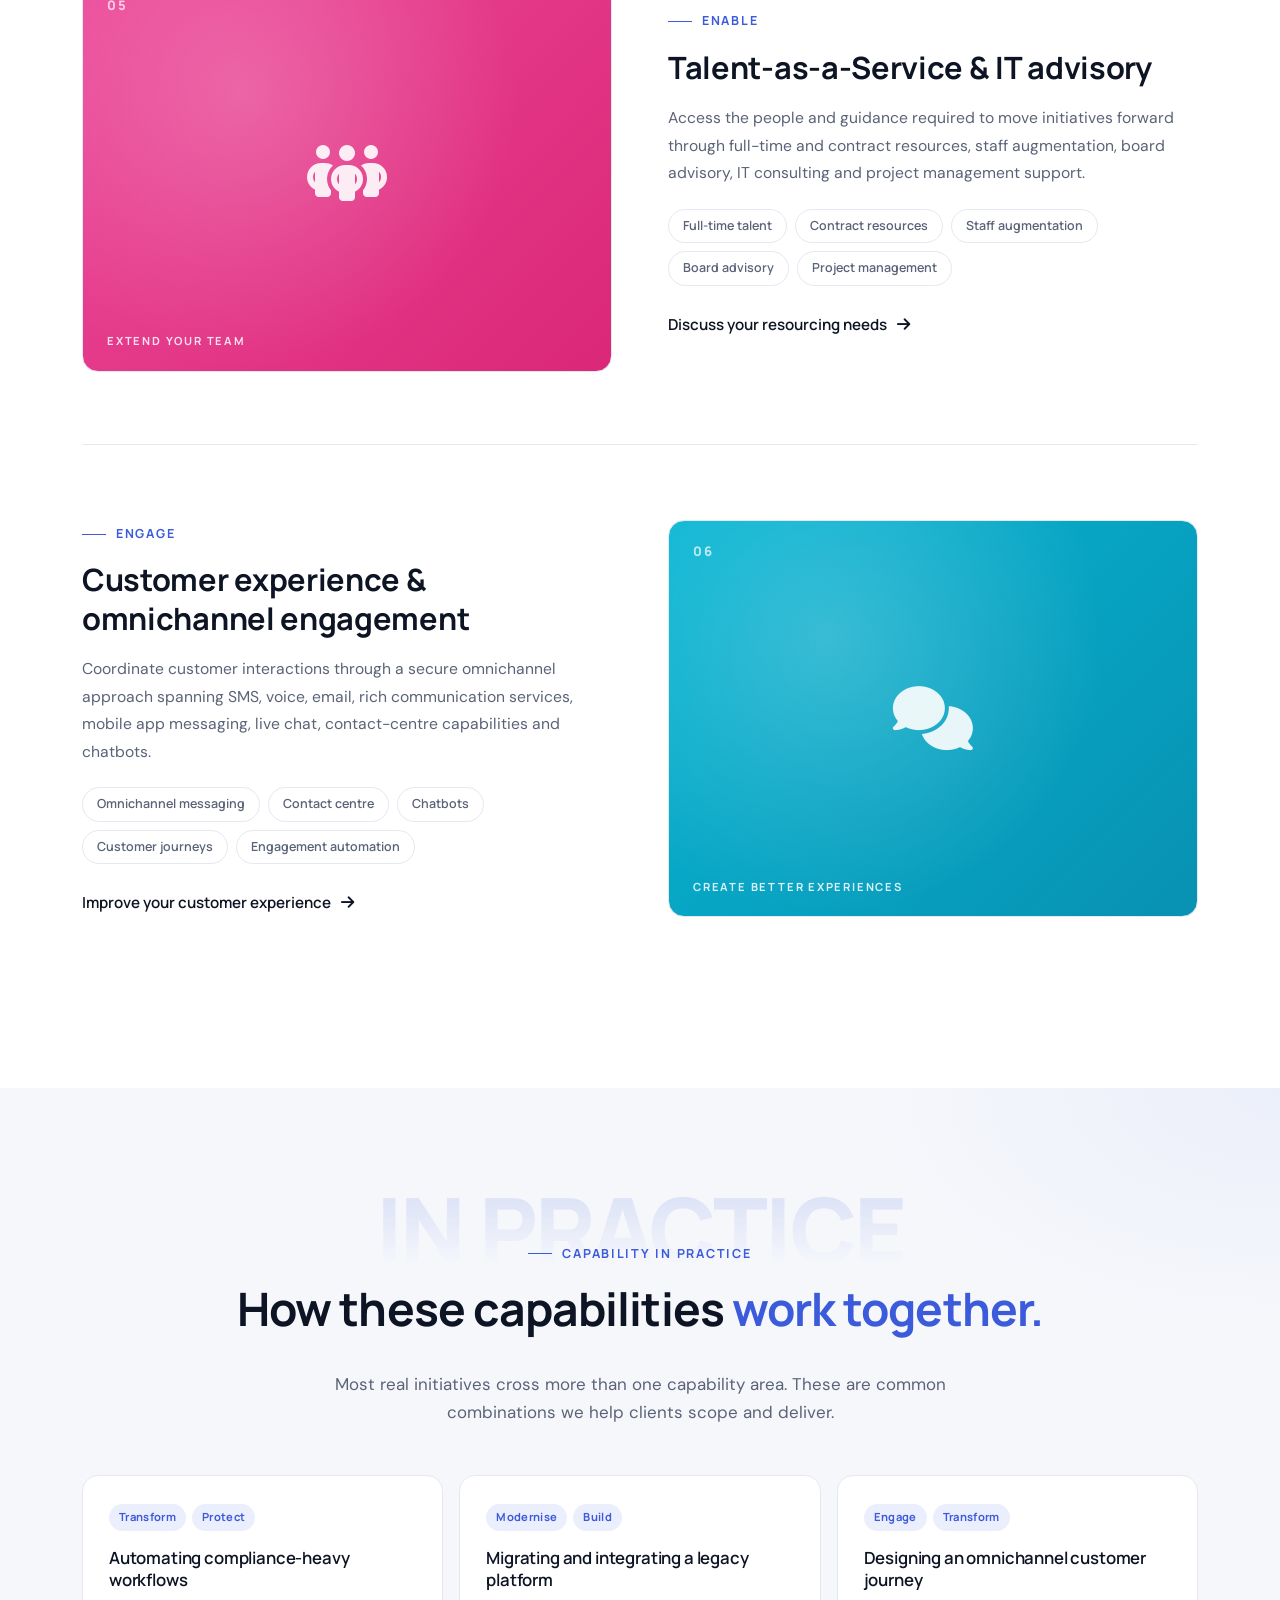
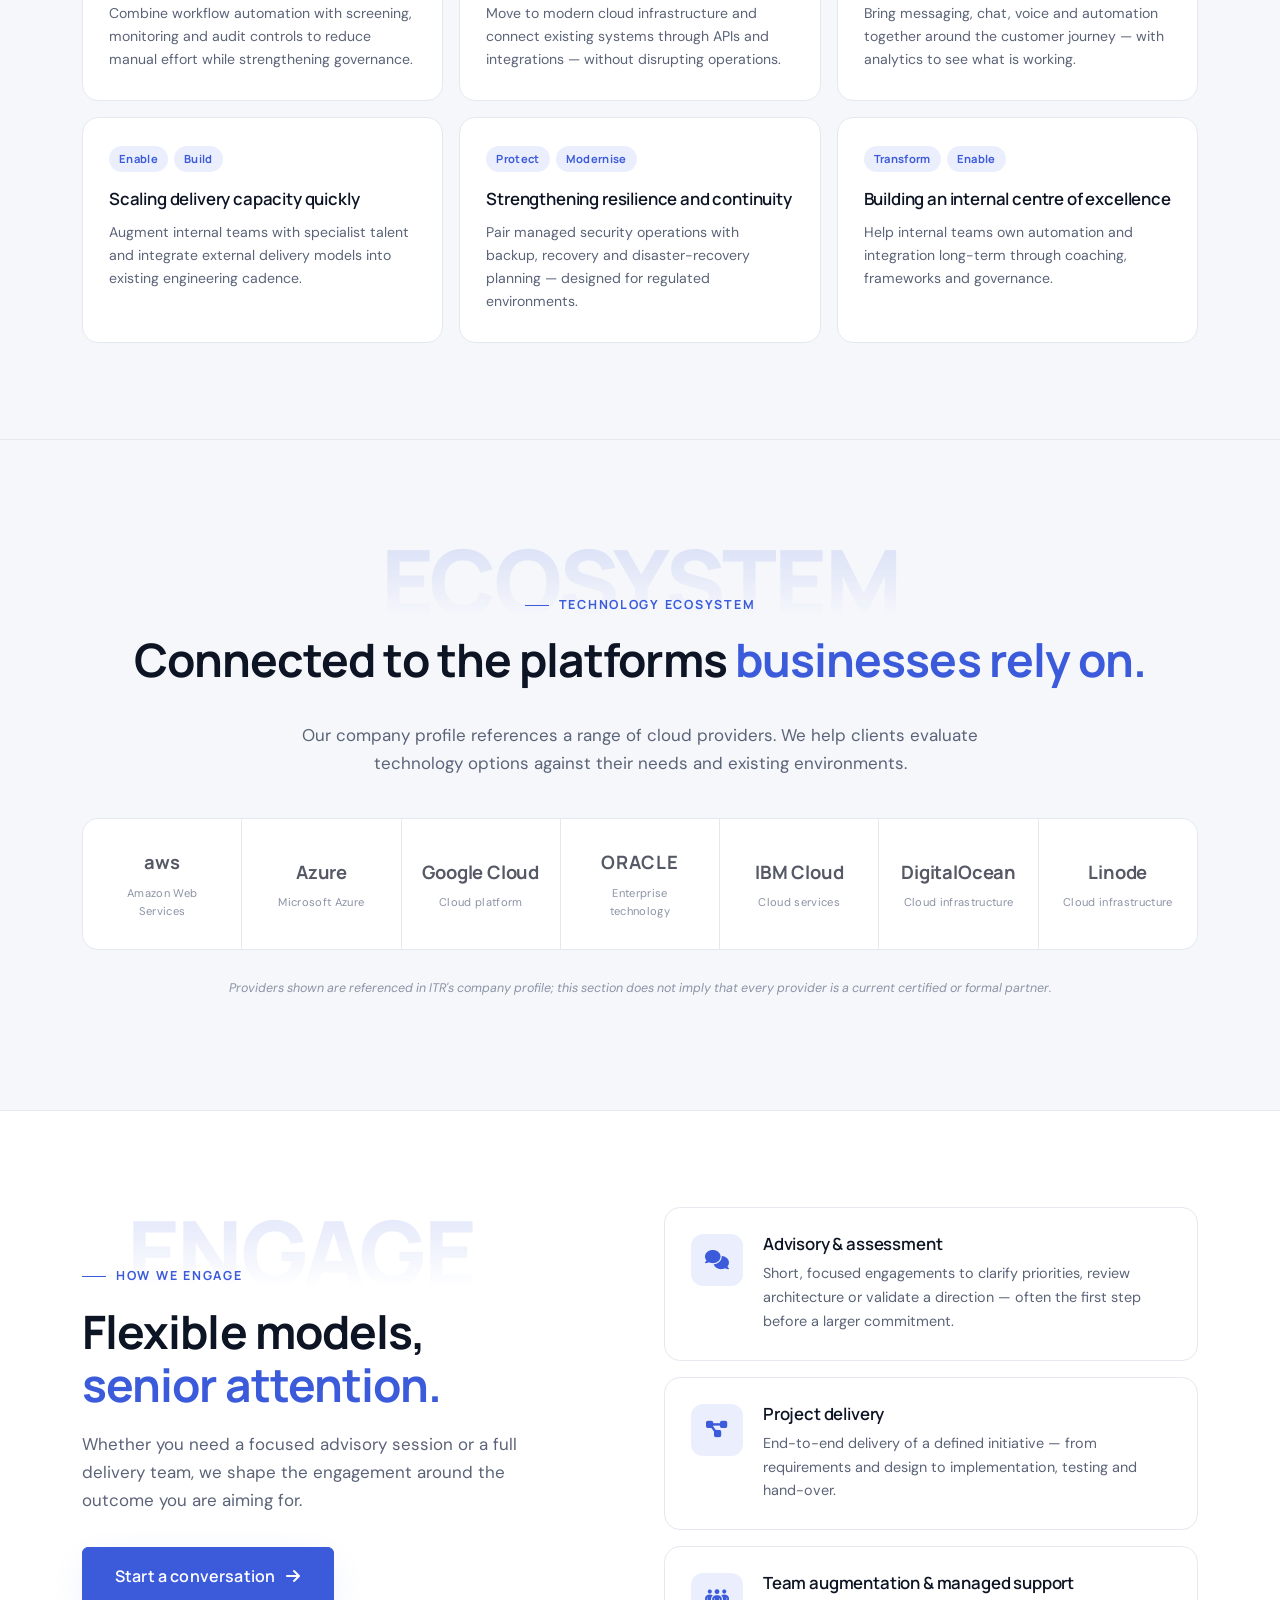
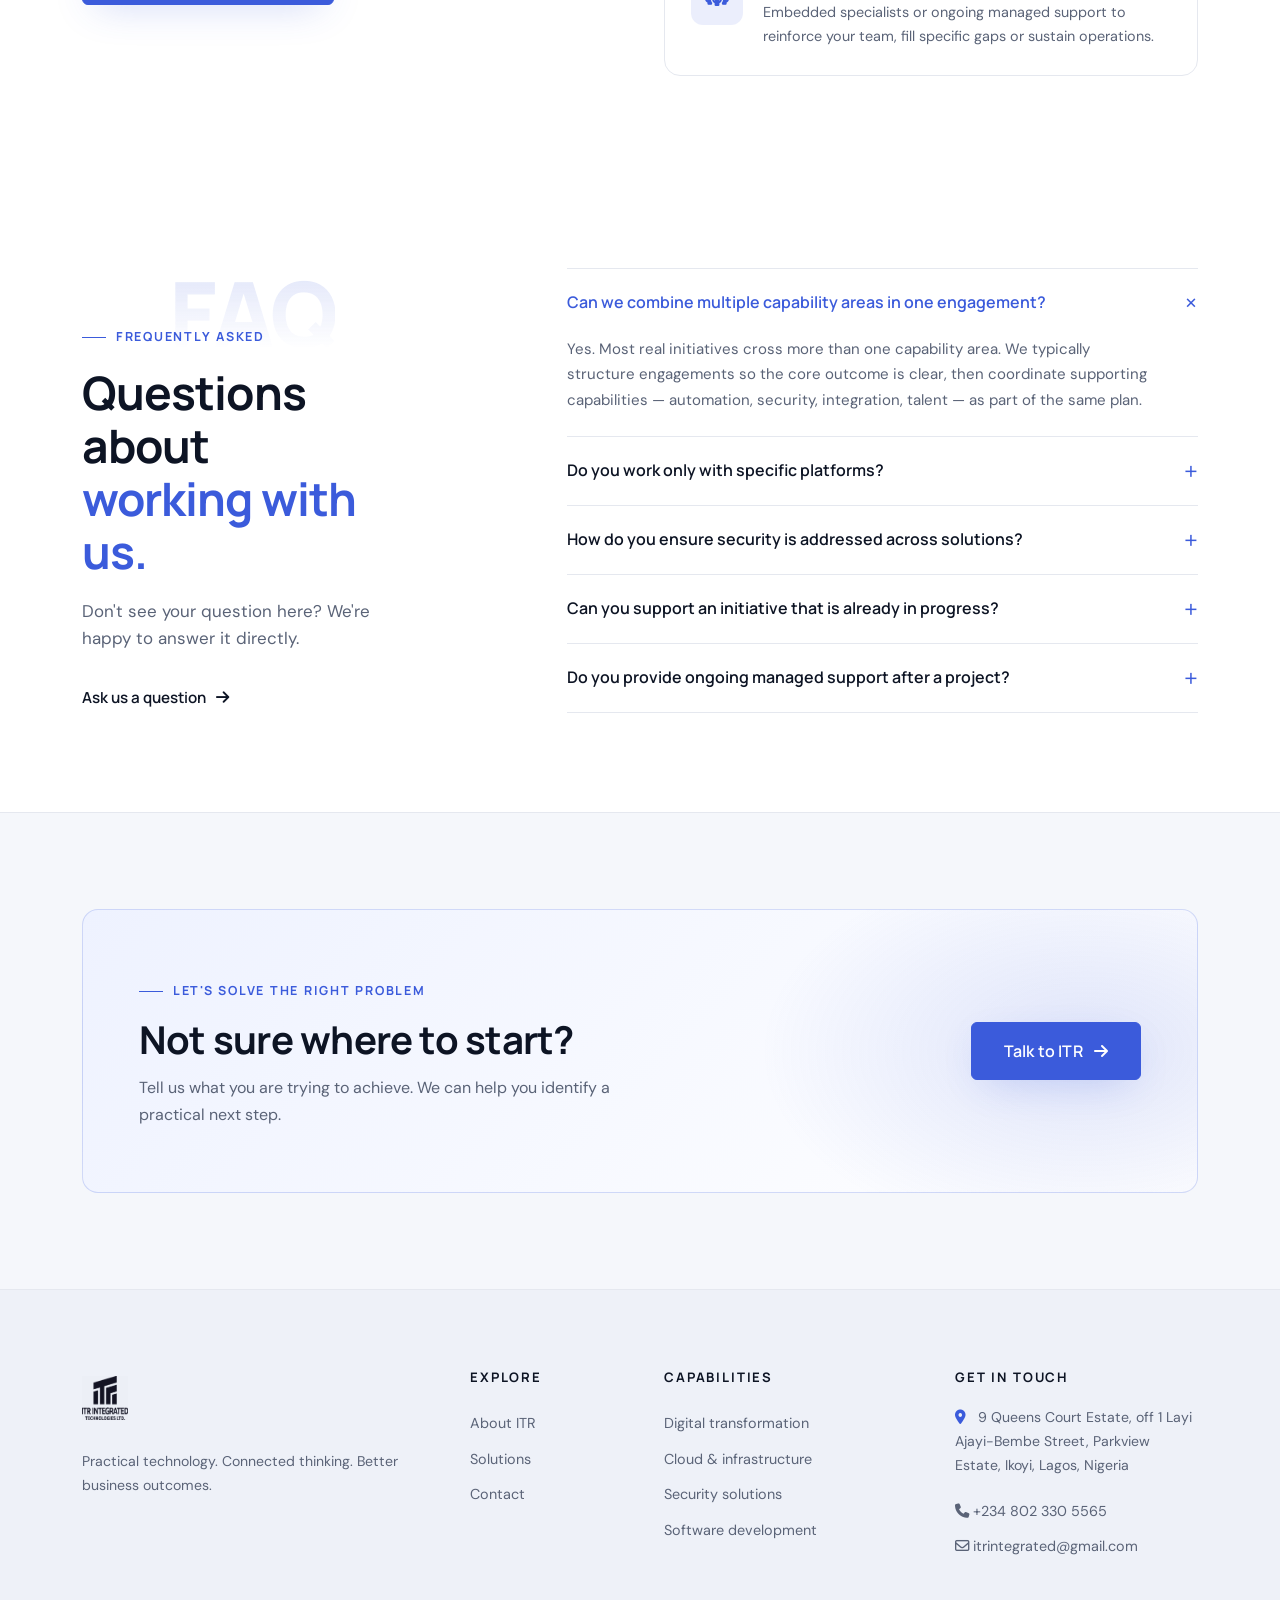
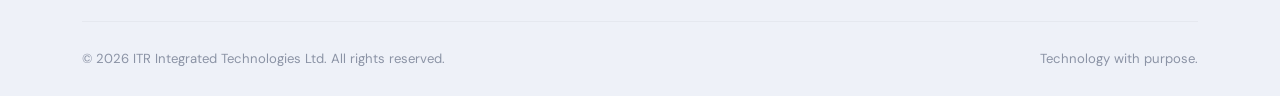
<file: solutions.html>
<!doctype html>
<html lang="en" data-theme="dark">
<head>
  <meta charset="utf-8">
  <meta name="viewport" content="width=device-width, initial-scale=1">
  <meta name="description" content="Explore ITR Integrated Technologies enterprise technology capabilities — digital transformation, automation, cloud, security, software and talent.">
  <meta name="theme-color" content="#0d1424">
  <title>Solutions &amp; Capabilities | ITR Integrated Technologies</title>

  <script>
    (function () {
      try {
        var saved = localStorage.getItem('itr-theme');
        var prefersLight = window.matchMedia('(prefers-color-scheme: light)').matches;
        document.documentElement.setAttribute('data-theme', saved || (prefersLight ? 'light' : 'dark'));
      } catch (e) {
        document.documentElement.setAttribute('data-theme', 'dark');
      }
    })();
  </script>

  <link rel="icon" type="image/png" href="assets/images/favicon.png">
  <link rel="apple-touch-icon" href="assets/images/favicon.png">

  <link rel="preconnect" href="https://fonts.googleapis.com">
  <link rel="preconnect" href="https://fonts.gstatic.com" crossorigin>
  <link href="https://fonts.googleapis.com/css2?family=DM+Sans:wght@400;500;600;700&family=Manrope:wght@400;500;600;700;800&display=swap" rel="stylesheet">

  <link href="https://cdn.jsdelivr.net/npm/bootstrap@5.3.3/dist/css/bootstrap.min.css" rel="stylesheet">
  <link href="https://cdnjs.cloudflare.com/ajax/libs/font-awesome/6.7.2/css/all.min.css" rel="stylesheet">
  <link href="assets/css/style.css" rel="stylesheet">
</head>
<body>

  <div class="announcement">
    <div class="container d-flex justify-content-between align-items-center">
      <span><span class="status-dot"></span> Technology that moves business forward</span>
      <a href="contact.html">Talk to our team <i class="fa-solid fa-arrow-up-right-from-square ms-1"></i></a>
    </div>
  </div>

  <nav class="navbar navbar-expand-lg navbar-dark site-nav sticky-top">
    <div class="container">
      <a class="navbar-brand brand-lockup" href="index.html" aria-label="ITR Integrated Technologies — Home">
        <img src="assets/images/itr-logo-white.png" alt="ITR Integrated Technologies Ltd." class="brand-logo" width="220" height="44">
      </a>
      <button class="navbar-toggler" type="button" data-bs-toggle="collapse" data-bs-target="#mainNav" aria-label="Toggle navigation">
        <span class="navbar-toggler-icon"></span>
      </button>
      <div class="collapse navbar-collapse" id="mainNav">
        <ul class="navbar-nav ms-auto align-items-lg-center gap-lg-3">
          <li class="nav-item"><a class="nav-link" href="index.html">Home</a></li>
          <li class="nav-item"><a class="nav-link active" href="solutions.html">Solutions</a></li>
          <li class="nav-item"><a class="nav-link" href="about.html">About ITR</a></li>
          <li class="nav-item"><a class="nav-link" href="contact.html">Contact</a></li>
          <li class="nav-item ms-lg-2">
            <a class="btn btn-outline-light btn-nav" href="contact.html">Start a conversation <i class="fa-solid fa-arrow-right ms-2"></i></a>
          </li>
        </ul>
      </div>
      <button class="theme-toggle" id="themeToggle" type="button" aria-label="Toggle light and dark mode" title="Toggle theme">
        <i class="fa-solid fa-moon theme-icon-dark" aria-hidden="true"></i>
        <i class="fa-solid fa-sun theme-icon-light" aria-hidden="true"></i>
      </button>
    </div>
  </nav>

  <main>

    <!-- INNER HERO -->
    <section class="inner-hero">
      <div class="hero-grid"></div>
      <div class="orb orb-one"></div>
      <div class="orb orb-two"></div>
      <div class="container position-relative">
        <div class="eyebrow"><span></span> OUR CAPABILITIES</div>
        <h1>Technology built<br>around <em>your next move.</em></h1>
        <p>Integrated expertise across strategy, automation, infrastructure, security and digital experiences — designed to solve real business challenges.</p>
        <div class="breadcrumb-line">
          <a href="index.html">Home</a>
          <i class="fa-solid fa-chevron-right"></i>
          <span>Solutions</span>
        </div>
      </div>
    </section>

    <!-- CAPABILITY OVERVIEW STRIP -->
    <section class="capability-strip-section">
      <div class="container">
        <div class="row g-3">
          <div class="col-6 col-md-4 col-lg-2">
            <a class="capability-pill" href="#transformation">
              <i class="fa-solid fa-arrows-spin"></i>
              <span>Transform</span>
            </a>
          </div>
          <div class="col-6 col-md-4 col-lg-2">
            <a class="capability-pill" href="#cloud">
              <i class="fa-solid fa-cloud-arrow-up"></i>
              <span>Modernise</span>
            </a>
          </div>
          <div class="col-6 col-md-4 col-lg-2">
            <a class="capability-pill" href="#security">
              <i class="fa-solid fa-shield-halved"></i>
              <span>Protect</span>
            </a>
          </div>
          <div class="col-6 col-md-4 col-lg-2">
            <a class="capability-pill" href="#software">
              <i class="fa-solid fa-code"></i>
              <span>Build</span>
            </a>
          </div>
          <div class="col-6 col-md-4 col-lg-2">
            <a class="capability-pill" href="#talent">
              <i class="fa-solid fa-people-group"></i>
              <span>Enable</span>
            </a>
          </div>
          <div class="col-6 col-md-4 col-lg-2">
            <a class="capability-pill" href="#engagement">
              <i class="fa-solid fa-comments"></i>
              <span>Engage</span>
            </a>
          </div>
        </div>
      </div>
    </section>

    <!-- CAPABILITY LIST -->
    <section class="section-padding capability-list">
      <div class="container">

        <!-- 01 — Transform -->
        <article class="capability-row" id="transformation">
          <div class="capability-visual visual-blue">
            <i class="fa-solid fa-arrows-spin"></i>
            <span>01</span>
            <div class="visual-caption">TRANSFORM OPERATIONS</div>
          </div>
          <div class="capability-copy">
            <div class="eyebrow eyebrow-light"><span></span> TRANSFORM</div>
            <h2>Digital transformation &amp; process automation</h2>
            <p>Improve how work gets done through workflow design, business process management and automation. ITR's profile highlights process workflow automation, robotic process automation and AI-enabled approaches to reduce manual intervention.</p>
            <div class="pill-list">
              <span>Process automation</span>
              <span>RPA</span>
              <span>Business transformation</span>
              <span>IT advisory</span>
              <span>Project management</span>
            </div>
            <a href="contact.html" class="text-link">Discuss a transformation initiative <i class="fa-solid fa-arrow-right"></i></a>
          </div>
        </article>

        <!-- 02 — Modernise -->
        <article class="capability-row reverse" id="cloud">
          <div class="capability-visual visual-violet">
            <i class="fa-solid fa-cloud-arrow-up"></i>
            <span>02</span>
            <div class="visual-caption">MODERNISE FOUNDATIONS</div>
          </div>
          <div class="capability-copy">
            <div class="eyebrow eyebrow-light"><span></span> MODERNISE</div>
            <h2>Cloud, infrastructure &amp; managed services</h2>
            <p>Support business continuity and performance with cloud services, network and systems infrastructure, backup and disaster recovery, managed security and IT operations support.</p>
            <div class="pill-list">
              <span>Cloud solutions</span>
              <span>Network &amp; systems</span>
              <span>Backup &amp; recovery</span>
              <span>Managed services</span>
              <span>IT procurement</span>
            </div>
            <a href="contact.html" class="text-link">Explore infrastructure options <i class="fa-solid fa-arrow-right"></i></a>
          </div>
        </article>

        <!-- 03 — Protect -->
        <article class="capability-row" id="security">
          <div class="capability-visual visual-mint">
            <i class="fa-solid fa-shield-halved"></i>
            <span>03</span>
            <div class="visual-caption">PROTECT WHAT MATTERS</div>
          </div>
          <div class="capability-copy">
            <div class="eyebrow eyebrow-light"><span></span> PROTECT</div>
            <h2>Security, eKYC &amp; financial crime mitigation</h2>
            <p>Help strengthen customer trust and risk controls with capabilities described in the company profile, including sanctions screening, PEP matching, customer risk scoring, transaction monitoring, fraud mitigation and electronic identity verification.</p>
            <div class="pill-list">
              <span>Sanctions screening</span>
              <span>AML monitoring</span>
              <span>eKYC / KYB</span>
              <span>Fraud mitigation</span>
              <span>Multi-factor authentication</span>
            </div>
            <a href="contact.html" class="text-link">Talk about your security needs <i class="fa-solid fa-arrow-right"></i></a>
          </div>
        </article>

        <!-- 04 — Build -->
        <article class="capability-row reverse" id="software">
          <div class="capability-visual visual-orange">
            <i class="fa-solid fa-code"></i>
            <span>04</span>
            <div class="visual-caption">BUILD &amp; CONNECT</div>
          </div>
          <div class="capability-copy">
            <div class="eyebrow eyebrow-light"><span></span> BUILD</div>
            <h2>Software development &amp; systems integration</h2>
            <p>Design and deliver digital products that fit the business—covering mobile and web applications, enterprise document management, systems integration, requirements documentation, application development and testing.</p>
            <div class="pill-list">
              <span>Web &amp; mobile</span>
              <span>Enterprise applications</span>
              <span>Document management</span>
              <span>Integration</span>
              <span>Testing</span>
            </div>
            <a href="contact.html" class="text-link">Shape a solution with us <i class="fa-solid fa-arrow-right"></i></a>
          </div>
        </article>

        <!-- 05 — Enable -->
        <article class="capability-row" id="talent">
          <div class="capability-visual visual-pink">
            <i class="fa-solid fa-people-group"></i>
            <span>05</span>
            <div class="visual-caption">EXTEND YOUR TEAM</div>
          </div>
          <div class="capability-copy">
            <div class="eyebrow eyebrow-light"><span></span> ENABLE</div>
            <h2>Talent-as-a-Service &amp; IT advisory</h2>
            <p>Access the people and guidance required to move initiatives forward through full-time and contract resources, staff augmentation, board advisory, IT consulting and project management support.</p>
            <div class="pill-list">
              <span>Full-time talent</span>
              <span>Contract resources</span>
              <span>Staff augmentation</span>
              <span>Board advisory</span>
              <span>Project management</span>
            </div>
            <a href="contact.html" class="text-link">Discuss your resourcing needs <i class="fa-solid fa-arrow-right"></i></a>
          </div>
        </article>

        <!-- 06 — Engage -->
        <article class="capability-row reverse" id="engagement">
          <div class="capability-visual visual-cyan">
            <i class="fa-solid fa-comments"></i>
            <span>06</span>
            <div class="visual-caption">CREATE BETTER EXPERIENCES</div>
          </div>
          <div class="capability-copy">
            <div class="eyebrow eyebrow-light"><span></span> ENGAGE</div>
            <h2>Customer experience &amp; omnichannel engagement</h2>
            <p>Coordinate customer interactions through a secure omnichannel approach spanning SMS, voice, email, rich communication services, mobile app messaging, live chat, contact-centre capabilities and chatbots.</p>
            <div class="pill-list">
              <span>Omnichannel messaging</span>
              <span>Contact centre</span>
              <span>Chatbots</span>
              <span>Customer journeys</span>
              <span>Engagement automation</span>
            </div>
            <a href="contact.html" class="text-link">Improve your customer experience <i class="fa-solid fa-arrow-right"></i></a>
          </div>
        </article>

      </div>
    </section>

    <!-- CAPABILITY IN PRACTICE -->
    <section class="section-padding scenarios-section">
      <div class="container">
        <div class="text-center mb-5">
          <div class="section-ghost" data-ghost="IN PRACTICE" style="display:inline-block">
            <div class="eyebrow eyebrow-light justify-content-center"><span></span> CAPABILITY IN PRACTICE</div>
            <h2 class="section-title">How these capabilities <em>work together.</em></h2>
          </div>
          <p class="section-lead mx-auto mt-3" style="max-width:680px">Most real initiatives cross more than one capability area. These are common combinations we help clients scope and deliver.</p>
        </div>

        <div class="row g-3">

          <div class="col-md-6 col-lg-4">
            <div class="scenario-card">
              <div class="scenario-tags">
                <span>Transform</span>
                <span>Protect</span>
              </div>
              <h3>Automating compliance-heavy workflows</h3>
              <p>Combine workflow automation with screening, monitoring and audit controls to reduce manual effort while strengthening governance.</p>
            </div>
          </div>

          <div class="col-md-6 col-lg-4">
            <div class="scenario-card">
              <div class="scenario-tags">
                <span>Modernise</span>
                <span>Build</span>
              </div>
              <h3>Migrating and integrating a legacy platform</h3>
              <p>Move to modern cloud infrastructure and connect existing systems through APIs and integrations — without disrupting operations.</p>
            </div>
          </div>

          <div class="col-md-6 col-lg-4">
            <div class="scenario-card">
              <div class="scenario-tags">
                <span>Engage</span>
                <span>Transform</span>
              </div>
              <h3>Designing an omnichannel customer journey</h3>
              <p>Bring messaging, chat, voice and automation together around the customer journey — with analytics to see what is working.</p>
            </div>
          </div>

          <div class="col-md-6 col-lg-4">
            <div class="scenario-card">
              <div class="scenario-tags">
                <span>Enable</span>
                <span>Build</span>
              </div>
              <h3>Scaling delivery capacity quickly</h3>
              <p>Augment internal teams with specialist talent and integrate external delivery models into existing engineering cadence.</p>
            </div>
          </div>

          <div class="col-md-6 col-lg-4">
            <div class="scenario-card">
              <div class="scenario-tags">
                <span>Protect</span>
                <span>Modernise</span>
              </div>
              <h3>Strengthening resilience and continuity</h3>
              <p>Pair managed security operations with backup, recovery and disaster-recovery planning — designed for regulated environments.</p>
            </div>
          </div>

          <div class="col-md-6 col-lg-4">
            <div class="scenario-card">
              <div class="scenario-tags">
                <span>Transform</span>
                <span>Enable</span>
              </div>
              <h3>Building an internal centre of excellence</h3>
              <p>Help internal teams own automation and integration long-term through coaching, frameworks and governance.</p>
            </div>
          </div>

        </div>
      </div>
    </section>

    <!-- TECHNOLOGY ECOSYSTEM -->
    <section class="section-padding partner-section">
      <div class="container">
        <div class="text-center mb-4">
          <div class="section-ghost" data-ghost="ECOSYSTEM" style="display:inline-block">
            <div class="eyebrow eyebrow-light justify-content-center"><span></span> TECHNOLOGY ECOSYSTEM</div>
            <h2 class="section-title">Connected to the platforms <em>businesses rely on.</em></h2>
          </div>
          <p class="section-lead mx-auto mt-3" style="max-width:700px">Our company profile references a range of cloud providers. We help clients evaluate technology options against their needs and existing environments.</p>
        </div>
        <div class="partner-grid">
          <div><b class="partner-word aws">aws</b><span>Amazon Web Services</span></div>
          <div><b class="partner-word azure">Azure</b><span>Microsoft Azure</span></div>
          <div><b class="partner-word google">Google Cloud</b><span>Cloud platform</span></div>
          <div><b class="partner-word oracle">ORACLE</b><span>Enterprise technology</span></div>
          <div><b class="partner-word ibm">IBM Cloud</b><span>Cloud services</span></div>
          <div><b class="partner-word digitalocean">DigitalOcean</b><span>Cloud infrastructure</span></div>
          <div><b class="partner-word linode">Linode</b><span>Cloud infrastructure</span></div>
        </div>
        <p class="partner-disclaimer">Providers shown are referenced in ITR's company profile; this section does not imply that every provider is a current certified or formal partner.</p>
      </div>
    </section>

    <!-- HOW WE ENGAGE -->
    <section class="section-padding engage-section">
      <div class="container">
        <div class="row g-5 align-items-start">

          <div class="col-lg-5">
            <div class="section-ghost" data-ghost="ENGAGE">
              <div class="eyebrow eyebrow-light"><span></span> HOW WE ENGAGE</div>
              <h2 class="section-title">Flexible models, <em>senior attention.</em></h2>
            </div>
            <p class="section-lead mt-3">Whether you need a focused advisory session or a full delivery team, we shape the engagement around the outcome you are aiming for.</p>
            <a class="btn btn-primary btn-lg btn-glow mt-3" href="contact.html">Start a conversation <i class="fa-solid fa-arrow-right ms-2"></i></a>
          </div>

          <div class="col-lg-6 offset-lg-1">
            <div class="engage-card">
              <div class="engage-card-icon"><i class="fa-solid fa-comments"></i></div>
              <div>
                <h3>Advisory &amp; assessment</h3>
                <p>Short, focused engagements to clarify priorities, review architecture or validate a direction — often the first step before a larger commitment.</p>
              </div>
            </div>
            <div class="engage-card">
              <div class="engage-card-icon"><i class="fa-solid fa-diagram-project"></i></div>
              <div>
                <h3>Project delivery</h3>
                <p>End-to-end delivery of a defined initiative — from requirements and design to implementation, testing and hand-over.</p>
              </div>
            </div>
            <div class="engage-card">
              <div class="engage-card-icon"><i class="fa-solid fa-people-group"></i></div>
              <div>
                <h3>Team augmentation &amp; managed support</h3>
                <p>Embedded specialists or ongoing managed support to reinforce your team, fill specific gaps or sustain operations.</p>
              </div>
            </div>
          </div>

        </div>
      </div>
    </section>

    <!-- FAQ -->
    <section class="section-padding faq-section">
      <div class="container">
        <div class="row g-5">

          <div class="col-lg-4">
            <div class="section-ghost" data-ghost="FAQ">
              <div class="eyebrow eyebrow-light"><span></span> FREQUENTLY ASKED</div>
              <h2 class="section-title">Questions about <em>working with us.</em></h2>
            </div>
            <p class="section-lead mt-3">Don't see your question here? We're happy to answer it directly.</p>
            <a class="text-link mt-3" href="contact.html">Ask us a question <i class="fa-solid fa-arrow-right"></i></a>
          </div>

          <div class="col-lg-7 offset-lg-1">
            <div class="accordion faq-accordion" id="solutionsFaq">

              <div class="accordion-item">
                <h3 class="accordion-header">
                  <button class="accordion-button" type="button" data-bs-toggle="collapse" data-bs-target="#sfaq1" aria-expanded="true" aria-controls="sfaq1">
                    Can we combine multiple capability areas in one engagement?
                  </button>
                </h3>
                <div id="sfaq1" class="accordion-collapse collapse show" data-bs-parent="#solutionsFaq">
                  <div class="accordion-body">
                    Yes. Most real initiatives cross more than one capability area. We typically structure engagements so the core outcome is clear, then coordinate supporting capabilities — automation, security, integration, talent — as part of the same plan.
                  </div>
                </div>
              </div>

              <div class="accordion-item">
                <h3 class="accordion-header">
                  <button class="accordion-button collapsed" type="button" data-bs-toggle="collapse" data-bs-target="#sfaq2" aria-expanded="false" aria-controls="sfaq2">
                    Do you work only with specific platforms?
                  </button>
                </h3>
                <div id="sfaq2" class="accordion-collapse collapse" data-bs-parent="#solutionsFaq">
                  <div class="accordion-body">
                    No. We work across a range of cloud and enterprise platforms — AWS, Azure, Google Cloud, IBM, Oracle and others — and help clients evaluate options against their existing environment, governance and operational goals.
                  </div>
                </div>
              </div>

              <div class="accordion-item">
                <h3 class="accordion-header">
                  <button class="accordion-button collapsed" type="button" data-bs-toggle="collapse" data-bs-target="#sfaq3" aria-expanded="false" aria-controls="sfaq3">
                    How do you ensure security is addressed across solutions?
                  </button>
                </h3>
                <div id="sfaq3" class="accordion-collapse collapse" data-bs-parent="#solutionsFaq">
                  <div class="accordion-body">
                    Security is considered from the start — not added at the end. Identity, access control, data handling and auditability are part of how we design automation, cloud, integration and customer-facing solutions.
                  </div>
                </div>
              </div>

              <div class="accordion-item">
                <h3 class="accordion-header">
                  <button class="accordion-button collapsed" type="button" data-bs-toggle="collapse" data-bs-target="#sfaq4" aria-expanded="false" aria-controls="sfaq4">
                    Can you support an initiative that is already in progress?
                  </button>
                </h3>
                <div id="sfaq4" class="accordion-collapse collapse" data-bs-parent="#solutionsFaq">
                  <div class="accordion-body">
                    Yes. Many engagements begin mid-journey — to review architecture, reinforce delivery, add specialist capability or help reset a programme. We begin with a short assessment so we can add value quickly without disrupting momentum.
                  </div>
                </div>
              </div>

              <div class="accordion-item">
                <h3 class="accordion-header">
                  <button class="accordion-button collapsed" type="button" data-bs-toggle="collapse" data-bs-target="#sfaq5" aria-expanded="false" aria-controls="sfaq5">
                    Do you provide ongoing managed support after a project?
                  </button>
                </h3>
                <div id="sfaq5" class="accordion-collapse collapse" data-bs-parent="#solutionsFaq">
                  <div class="accordion-body">
                    Yes. We offer managed support and continuous improvement arrangements for cloud, infrastructure, security operations, integrations and customer-experience platforms — helping teams sustain and evolve what has been delivered.
                  </div>
                </div>
              </div>

            </div>
          </div>

        </div>
      </div>
    </section>

    <!-- CTA -->
    <section class="cta-section">
      <div class="container">
        <div class="cta-inner">
          <div>
            <div class="eyebrow"><span></span> LET'S SOLVE THE RIGHT PROBLEM</div>
            <h2>Not sure where to start?</h2>
            <p>Tell us what you are trying to achieve. We can help you identify a practical next step.</p>
          </div>
          <a class="btn btn-primary btn-lg btn-glow" href="contact.html">Talk to ITR <i class="fa-solid fa-arrow-right ms-2"></i></a>
        </div>
      </div>
    </section>

  </main>

  <!-- FOOTER -->
  <footer class="site-footer">
    <div class="container">
      <div class="row g-5">
        <div class="col-lg-4">
          <a class="navbar-brand brand-lockup" href="index.html" aria-label="ITR Integrated Technologies — Home">
            <img src="assets/images/itr-logo-white.png" alt="ITR Integrated Technologies Ltd." class="brand-logo" width="240" height="52">
          </a>
          <p class="footer-intro">Practical technology. Connected thinking. Better business outcomes.</p>
        </div>
        <div class="col-6 col-lg-2">
          <h4>Explore</h4>
          <a href="about.html">About ITR</a>
          <a href="solutions.html">Solutions</a>
          <a href="contact.html">Contact</a>
        </div>
        <div class="col-6 col-lg-3">
          <h4>Capabilities</h4>
          <a href="solutions.html#transformation">Digital transformation</a>
          <a href="solutions.html#cloud">Cloud &amp; infrastructure</a>
          <a href="solutions.html#security">Security solutions</a>
          <a href="solutions.html#software">Software development</a>
        </div>
        <div class="col-lg-3">
          <h4>Get in touch</h4>
          <p><i class="fa-solid fa-location-dot"></i> 9 Queens Court Estate, off 1 Layi Ajayi-Bembe Street, Parkview Estate, Ikoyi, Lagos, Nigeria</p>
          <a href="tel:+2348023305565"><i class="fa-solid fa-phone"></i> +234 802 330 5565</a>
          <a href="mailto:itrintegrated@gmail.com"><i class="fa-regular fa-envelope"></i> itrintegrated@gmail.com</a>
        </div>
      </div>
      <div class="footer-bottom">
        <span>© <span id="year"></span> ITR Integrated Technologies Ltd. All rights reserved.</span>
        <span>Technology with purpose.</span>
      </div>
    </div>
  </footer>

  <!-- CHATBOT WIDGET -->
  <div class="chatbot" id="chatbot" aria-live="polite">
    <button class="chatbot-launcher" id="chatbotLauncher" type="button" aria-label="Open chat assistant" aria-expanded="false" aria-controls="chatbotPanel">
      <i class="fa-solid fa-comments chatbot-icon-open"></i>
      <i class="fa-solid fa-xmark chatbot-icon-close"></i>
      <span class="chatbot-badge" id="chatbotBadge">1</span>
    </button>
    <div class="chatbot-panel" id="chatbotPanel" role="dialog" aria-label="ITR chat assistant" aria-hidden="true">
      <div class="chatbot-header">
        <div class="chatbot-header-info">
          <div class="chatbot-avatar">
            <img src="assets/images/itr-logo-white.png" alt="" aria-hidden="true">
          </div>
          <div>
            <strong>ITR Assistant</strong>
            <span><i class="chatbot-dot"></i> Typically replies instantly</span>
          </div>
        </div>
        <button class="chatbot-close" id="chatbotClose" type="button" aria-label="Close chat">
          <i class="fa-solid fa-xmark"></i>
        </button>
      </div>
      <div class="chatbot-messages" id="chatbotMessages" role="log" aria-live="polite">
        <div class="chat-message bot">
          <div class="chat-bubble">
            Hi there 👋 I'm the ITR assistant. Ask me about our capabilities, location or how to get in touch — or pick a question below.
          </div>
        </div>
        <div class="chatbot-suggestions" id="chatbotSuggestions">
          <button type="button" data-question="What services do you offer?">What services do you offer?</button>
          <button type="button" data-question="Where are you located?">Where are you located?</button>
          <button type="button" data-question="How do I contact you?">How do I contact you?</button>
          <button type="button" data-question="Do you work with banks?">Do you work with banks?</button>
          <button type="button" data-question="How quickly will you respond?">How quickly will you respond?</button>
        </div>
      </div>
      <form class="chatbot-input" id="chatbotForm" autocomplete="off">
        <input type="text" id="chatbotInput" placeholder="Type a message…" aria-label="Type your message" maxlength="400">
        <button type="submit" aria-label="Send message">
          <i class="fa-solid fa-paper-plane"></i>
        </button>
      </form>
      <div class="chatbot-footer">
        <span>Powered by ITR · <a href="contact.html">Contact a human</a></span>
      </div>
    </div>
  </div>

  <script src="https://cdn.jsdelivr.net/npm/bootstrap@5.3.3/dist/js/bootstrap.bundle.min.js"></script>
  <script src="assets/js/main.js"></script>
  <script src="assets/js/chatbot.js"></script>
</body>
</html>
</file>
<file: assets/css/style.css>
/* ============================================================
   ITR INTEGRATED TECHNOLOGIES
   Complete stylesheet — Dark + Light theme
   ------------------------------------------------------------
   1.  Theme tokens (dark default + light override)
   2.  Reset & base
   3.  Typography & utilities
   4.  Buttons
   5.  Theme toggle button
   6.  Announcement + Navbar
   7.  Hero
   8.  Stats
   9.  Ghosted section titles
   10. Who We Are
   11. Solutions
   12. Industries
   13. Platform cards
   14. Why Choose
   15. Client Experience
   16. Testimonials
   17. Ecosystem
   18. Feature panel
   19. Approach
   20. FAQ
   21. Insights
   22. Newsletter
   23. CTA
   24. Footer
   25. Chatbot
   26. Light-mode refinements
   27. Responsive
   28. Reduced motion
   ============================================================ */

/* ---------- 1. THEME TOKENS ---------- */
:root,
:root[data-theme="dark"] {
  --primary:        #4a6cf7;
  --primary-hover:  #5b7bff;
  --primary-soft:   rgba(74,108,247,.14);
  --primary-glow:   rgba(74,108,247,.35);

  --bg:             #0d1424;
  --bg-2:           #111a2c;
  --bg-3:           #0a1120;

  --text:           #ffffff;
  --text-strong:    #ffffff;
  --muted:          #8892a6;
  --muted-2:        #6b7385;

  --card:           rgba(255,255,255,.04);
  --card-2:         rgba(255,255,255,.06);
  --line:           rgba(255,255,255,.08);
  --line-strong:    rgba(255,255,255,.14);

  --green:          #00cb99;
  --mint:           #5eead4;

  --nav-bg:         rgba(13,20,36,.85);
  --panel-bg:       #131c30;

  --shadow-soft:    0 30px 80px -40px rgba(0,0,0,.6);
  --shadow-glow:    0 20px 60px -20px rgba(74,108,247,.45);

  --grid-line:      rgba(255,255,255,.04);
  --node-bg:        rgba(19,26,47,.92);
  --float-bg:       rgba(19,26,47,.85);
  --core-bg-from:   #243157;
  --core-bg-to:     #131a2f;

  --radius:         10px;
  --radius-lg:      16px;

  color-scheme: dark;
}

:root[data-theme="light"] {
  --primary:        #3b5bdb;
  --primary-hover:  #4a6cf7;
  --primary-soft:   rgba(59,91,219,.10);
  --primary-glow:   rgba(59,91,219,.28);

  --bg:             #ffffff;
  --bg-2:           #f5f7fb;
  --bg-3:           #eef1f8;

  --text:           #0d1424;
  --text-strong:    #060a14;
  --muted:          #5a6377;
  --muted-2:        #8b93a5;

  --card:           #ffffff;
  --card-2:         #f8f9fc;
  --line:           #e5e8ef;
  --line-strong:    #d1d6e0;

  --green:          #00a87c;
  --mint:           #14b8a6;

  --nav-bg:         rgba(255,255,255,.88);
  --panel-bg:       #ffffff;

  --shadow-soft:    0 20px 60px -30px rgba(13,20,36,.18);
  --shadow-glow:    0 20px 60px -20px rgba(59,91,219,.22);

  --grid-line:      rgba(13,20,36,.05);
  --node-bg:        #ffffff;
  --float-bg:       rgba(255,255,255,.95);
  --core-bg-from:   #eef2ff;
  --core-bg-to:     #ffffff;

  color-scheme: light;
}

/* ---------- 2. RESET & BASE ---------- */
*,*::before,*::after{box-sizing:border-box;}
html{scroll-behavior:smooth;}
body{
  font-family:'DM Sans',sans-serif;
  background:var(--bg);
  color:var(--text);
  line-height:1.65;
  font-size:16px;
  -webkit-font-smoothing:antialiased;
  overflow-x:hidden;
  transition:background-color .3s ease, color .3s ease;
}
img{max-width:100%;height:auto;display:block;}
a{color:inherit;text-decoration:none;transition:color .2s ease;}
a:hover{color:var(--primary);}
ul{list-style:none;padding:0;margin:0;}
h1,h2,h3,h4,h5,h6{
  font-family:'Manrope',sans-serif;
  font-weight:700;
  line-height:1.2;
  letter-spacing:-.01em;
  color:var(--text);
}
p{color:var(--muted);margin-bottom:1rem;}
::selection{background:var(--primary);color:#fff;}

/* ---------- 3. TYPOGRAPHY & UTILITIES ---------- */
.section-padding{padding:96px 0;position:relative;}
.section-title{
  font-size:clamp(1.9rem,3.6vw,3rem);
  font-weight:700;
  line-height:1.15;
  margin:12px 0 20px;
  letter-spacing:-.02em;
}
.section-title em{
  font-style:normal;
  color:var(--primary);
  position:relative;
  display:inline-block;
}
.section-title em::after{
  content:"";
  position:absolute;
  left:0;right:0;bottom:-2px;
  height:6px;
  background:linear-gradient(90deg,var(--primary),transparent);
  opacity:.35;
  border-radius:4px;
  transform:scaleX(0);
  transform-origin:left;
  transition:transform .6s ease;
}
.section-title em:hover::after{transform:scaleX(1);}
.section-lead{
  color:var(--muted);
  font-size:1.06rem;
  max-width:640px;
}
.eyebrow{
  display:inline-flex;
  align-items:center;
  gap:10px;
  font-family:'Manrope',sans-serif;
  font-size:.78rem;
  letter-spacing:.14em;
  font-weight:700;
  color:var(--primary);
  text-transform:uppercase;
  margin-bottom:6px;
}
.eyebrow span{
  width:24px;height:1px;
  background:var(--primary);
  display:inline-block;
}
.eyebrow-light{color:var(--primary);}
.text-link{
  display:inline-flex;
  align-items:center;
  gap:10px;
  font-family:'Manrope',sans-serif;
  font-weight:600;
  font-size:.95rem;
  color:var(--text);
  border-bottom:1px solid transparent;
  padding-bottom:4px;
  transition:color .2s, border-color .2s, gap .25s;
}
.text-link i{transition:transform .25s;}
.text-link:hover{color:var(--primary);border-color:var(--primary);}
.text-link:hover i{transform:translateX(4px);}
.muted{color:var(--muted);}

/* Ghosted gradient section titles */
.section-ghost{
  position:relative;
  padding-top:52px;
}
.section-ghost::before{
  content:attr(data-ghost);
  position:absolute;
  top:0;left:50%;
  transform:translateX(-50%);
  font-family:'Manrope',sans-serif;
  font-size:clamp(40px,8vw,90px);
  font-weight:800;
  line-height:1;
  white-space:nowrap;
  letter-spacing:-.03em;
  background:linear-gradient(180deg,rgba(74,108,247,.28),transparent 90%);
  -webkit-background-clip:text;background-clip:text;
  color:transparent;
  opacity:.6;
  pointer-events:none;
  z-index:0;
}
:root[data-theme="light"] .section-ghost::before{
  background:linear-gradient(180deg,rgba(59,91,219,.22),transparent 90%);
  -webkit-background-clip:text;background-clip:text;
  opacity:.7;
}
.section-ghost > *{position:relative;z-index:1;}

/* ---------- 4. BUTTONS ---------- */
.btn{
  font-family:'Manrope',sans-serif;
  font-weight:600;
  border-radius:6px;
  padding:14px 28px;
  transition:transform .2s, box-shadow .25s, background .2s, color .2s, border-color .2s;
  letter-spacing:.01em;
}
.btn i{transition:transform .25s;}
.btn:hover i.fa-arrow-right{transform:translateX(3px);}
.btn-primary{
  background:var(--primary);
  border:1px solid var(--primary);
  color:#fff;
}
.btn-primary:hover,.btn-primary:focus{
  background:var(--primary-hover);
  border-color:var(--primary-hover);
  color:#fff;
  box-shadow:0 14px 32px -12px var(--primary-glow);
  transform:translateY(-1px);
}
.btn-glow{box-shadow:0 12px 40px -14px var(--primary-glow);}
.btn-outline-light{
  border-color:var(--line-strong);
  color:var(--text);
  background:transparent;
}
.btn-outline-light:hover{
  border-color:var(--primary);
  background:var(--primary-soft);
  color:var(--text);
}
.btn-ghost{
  background:transparent;
  border:1px solid var(--line-strong);
  color:var(--text);
}
.btn-ghost:hover{
  border-color:var(--primary);
  color:var(--primary);
  background:var(--primary-soft);
}
.btn-lg{padding:16px 32px;font-size:1rem;}
.btn-nav{padding:10px 20px;font-size:.9rem;border-radius:6px;}

/* ---------- 5. THEME TOGGLE ---------- */
.theme-toggle{
  width:44px;height:44px;
  border-radius:50%;
  border:1px solid var(--line-strong);
  background:var(--card);
  color:var(--text);
  display:inline-flex;
  align-items:center;
  justify-content:center;
  cursor:pointer;
  margin-left:12px;
  position:relative;
  transition:background .25s, border-color .25s, transform .25s, color .25s;
  flex-shrink:0;
  overflow:hidden;
  padding:0;
}
.theme-toggle:hover{
  border-color:var(--primary);
  background:var(--primary-soft);
  color:var(--primary);
  transform:rotate(15deg);
}
.theme-toggle:focus-visible{
  outline:2px solid var(--primary);
  outline-offset:3px;
}
.theme-toggle i{
  position:absolute;
  font-size:.95rem;
  transition:opacity .3s, transform .4s;
}
.theme-icon-sun{opacity:0;transform:rotate(-90deg) scale(.6);}
.theme-icon-dark{opacity:1;transform:rotate(0) scale(1);}
:root[data-theme="light"] .theme-icon-sun{opacity:1;transform:rotate(0) scale(1);}
:root[data-theme="light"] .theme-icon-dark{opacity:0;transform:rotate(90deg) scale(.6);}

/* ---------- 6. ANNOUNCEMENT + NAVBAR ---------- */
.announcement{
  background:var(--bg-3);
  border-bottom:1px solid var(--line);
  font-size:.82rem;
  color:var(--muted);
  padding:9px 0;
  font-family:'Manrope',sans-serif;
  transition:background .3s, border-color .3s;
}
.announcement a{color:var(--text);font-weight:500;}
.announcement a:hover{color:var(--primary);}
.status-dot{
  display:inline-block;
  width:8px;height:8px;
  border-radius:50%;
  background:var(--green);
  box-shadow:0 0 0 4px rgba(0,203,153,.15);
  margin-right:10px;
  animation:pulse 2s infinite;
}
@keyframes pulse{
  0%,100%{box-shadow:0 0 0 4px rgba(0,203,153,.15);}
  50%{box-shadow:0 0 0 7px rgba(0,203,153,0);}
}

.site-nav{
  background:var(--nav-bg) !important;
  backdrop-filter:blur(20px) saturate(140%);
  -webkit-backdrop-filter:blur(20px) saturate(140%);
  border-bottom:1px solid var(--line);
  padding:16px 0;
  transition:padding .25s ease, background .3s, border-color .3s;
}
.site-nav .navbar-brand{display:flex;align-items:center;}
.site-nav .brand-logo{height:40px;width:auto;}
.site-nav .nav-link{
  color:var(--muted) !important;
  font-family:'Manrope',sans-serif;
  font-weight:500;
  font-size:.94rem;
  padding:8px 2px !important;
  position:relative;
  transition:color .2s;
}
.site-nav .nav-link::after{
  content:"";
  position:absolute;
  bottom:0;left:2px;right:2px;
  height:2px;
  background:var(--primary);
  transform:scaleX(0);
  transform-origin:left;
  transition:transform .3s ease;
  border-radius:2px;
}
.site-nav .nav-link:hover,
.site-nav .nav-link.active{color:var(--text) !important;}
.site-nav .nav-link:hover::after,
.site-nav .nav-link.active::after{transform:scaleX(1);}
.navbar-toggler{
  border:1px solid var(--line-strong);
  padding:6px 10px;
}
.navbar-toggler:focus{box-shadow:none;}
.navbar-toggler-icon{
  background-image:url("data:image/svg+xml;charset=utf8,%3Csvg viewBox='0 0 30 30' xmlns='http://www.w3.org/2000/svg'%3E%3Cpath stroke='rgba(255,255,255,0.85)' stroke-width='2' stroke-linecap='round' d='M4 8h22M4 15h22M4 22h22'/%3E%3C/svg%3E");
}
:root[data-theme="light"] .navbar-toggler-icon{
  background-image:url("data:image/svg+xml;charset=utf8,%3Csvg viewBox='0 0 30 30' xmlns='http://www.w3.org/2000/svg'%3E%3Cpath stroke='rgba(13,20,36,0.85)' stroke-width='2' stroke-linecap='round' d='M4 8h22M4 15h22M4 22h22'/%3E%3C/svg%3E");
}

/* ---------- 7. HERO ---------- */
.hero-section{
  position:relative;
  background:
    radial-gradient(ellipse 900px 500px at 90% 10%, rgba(74,108,247,.18), transparent 60%),
    radial-gradient(ellipse 700px 400px at 0% 100%, rgba(94,234,212,.08), transparent 60%),
    var(--bg);
  overflow:hidden;
  padding:80px 0 0;
  isolation:isolate;
  transition:background .3s;
}
.hero-grid{
  position:absolute;
  inset:0;
  background-image:
    linear-gradient(var(--grid-line) 1px, transparent 1px),
    linear-gradient(90deg, var(--grid-line) 1px, transparent 1px);
  background-size:70px 70px;
  mask-image:radial-gradient(ellipse at center, black 30%, transparent 70%);
  -webkit-mask-image:radial-gradient(ellipse at center, black 30%, transparent 70%);
  z-index:-1;
  opacity:.6;
}
.orb{
  position:absolute;
  border-radius:50%;
  filter:blur(110px);
  opacity:.45;
  z-index:-1;
  pointer-events:none;
  transition:opacity .4s;
}
.orb-one{
  width:520px;height:520px;
  background:var(--primary);
  top:-160px;right:-140px;
}
.orb-two{
  width:420px;height:280px;
  background:var(--mint);
  bottom:-80px;left:-140px;
  opacity:.18;
}
.min-vh-hero{min-height:640px;}
.hero-section h1{
  font-size:clamp(2.2rem,5vw,4rem);
  font-weight:800;
  letter-spacing:-.03em;
  line-height:1.08;
  margin:20px 0 24px;
}
.hero-section h1 em{
  font-style:normal;
  color:var(--primary);
  position:relative;
  display:inline-block;
}
.hero-section h1 em::after{
  content:"";
  position:absolute;
  left:0;right:0;bottom:.06em;
  height:.14em;
  background:var(--primary-soft);
  border-radius:4px;
  z-index:-1;
}
.hero-copy{
  color:var(--muted);
  font-size:1.12rem;
  max-width:540px;
  margin-bottom:8px;
}
.hero-proof{
  display:flex;
  align-items:center;
  flex-wrap:wrap;
  gap:20px 24px;
  margin-top:44px;
  padding-top:32px;
  border-top:1px solid var(--line);
}
.hero-proof > div{
  display:flex;
  align-items:center;
  gap:12px;
}
.hero-proof strong{
  display:block;
  color:var(--text);
  font-family:'Manrope',sans-serif;
  font-weight:600;
  font-size:.92rem;
  line-height:1.2;
}
.hero-proof span{
  color:var(--muted);
  font-size:.82rem;
  line-height:1.35;
}
.proof-icon{
  width:42px;height:42px;
  border-radius:10px;
  background:var(--card);
  border:1px solid var(--line);
  display:flex;align-items:center;justify-content:center;
  color:var(--primary);
  font-size:1rem;
  flex-shrink:0;
}
.proof-divider{
  width:1px;height:36px;
  background:var(--line);
}
.hero-visual{
  position:relative;
  aspect-ratio:1/1;
  max-width:520px;
  margin:0 auto;
}
.visual-ring{
  position:absolute;
  border-radius:50%;
  border:1px dashed rgba(74,108,247,.35);
  inset:0;
  margin:auto;
}
:root[data-theme="light"] .visual-ring{border-color:rgba(59,91,219,.25);}
.ring-a{width:100%;height:100%;animation:spin 40s linear infinite;}
.ring-b{width:72%;height:72%;border-style:solid;border-color:rgba(74,108,247,.12);animation:spin 28s linear infinite reverse;}
:root[data-theme="light"] .ring-b{border-color:rgba(59,91,219,.10);}
@keyframes spin{to{transform:rotate(360deg);}}
.visual-core{
  position:absolute;
  width:40%;height:40%;
  top:50%;left:50%;
  transform:translate(-50%,-50%);
  border-radius:50%;
  background:radial-gradient(circle at 30% 30%, var(--core-bg-from), var(--core-bg-to) 70%);
  border:1px solid rgba(74,108,247,.4);
  box-shadow:
    0 0 60px rgba(74,108,247,.4),
    inset 0 0 40px rgba(74,108,247,.15);
  display:flex;flex-direction:column;
  align-items:center;justify-content:center;
  text-align:center;
  z-index:3;
  transition:background .3s, border-color .3s, box-shadow .3s;
}
:root[data-theme="light"] .visual-core{
  border-color:rgba(59,91,219,.35);
  box-shadow:0 0 60px rgba(59,91,219,.20), inset 0 0 40px rgba(59,91,219,.08);
}
.core-logo{
  font-family:'Manrope',sans-serif;
  font-size:2rem;
  font-weight:800;
  letter-spacing:-.03em;
  color:var(--text);
}
.core-logo span{color:var(--primary);}
.visual-core small{
  font-size:.55rem;
  letter-spacing:.18em;
  color:var(--muted);
  margin-top:4px;
  font-weight:600;
}
.visual-node{
  position:absolute;
  width:52px;height:52px;
  border-radius:50%;
  background:var(--node-bg);
  border:1px solid rgba(74,108,247,.3);
  display:flex;align-items:center;justify-content:center;
  color:var(--primary);
  font-size:1.1rem;
  backdrop-filter:blur(8px);
  box-shadow:0 10px 30px -10px rgba(0,0,0,.7);
  z-index:2;
  transition:background .3s, border-color .3s, box-shadow .3s;
}
:root[data-theme="light"] .visual-node{
  border-color:rgba(59,91,219,.25);
  box-shadow:0 10px 30px -10px rgba(13,20,36,.15);
}
.node-1{top:6%;left:6%;}
.node-2{top:4%;right:8%;color:var(--mint);border-color:rgba(94,234,212,.3);}
.node-3{bottom:6%;left:4%;}
.node-4{bottom:6%;right:4%;color:var(--mint);border-color:rgba(94,234,212,.3);}
.float-card{
  position:absolute;
  display:flex;
  align-items:center;
  gap:12px;
  padding:12px 16px;
  background:var(--float-bg);
  border:1px solid var(--line-strong);
  border-radius:12px;
  backdrop-filter:blur(14px);
  box-shadow:0 20px 40px -20px rgba(0,0,0,.8);
  z-index:4;
  font-size:.78rem;
  min-width:200px;
  transition:background .3s, border-color .3s;
}
:root[data-theme="light"] .float-card{box-shadow:0 20px 40px -20px rgba(13,20,36,.18);}
.float-card span b{display:block;color:var(--text);font-family:'Manrope',sans-serif;font-size:.85rem;line-height:1.2;}
.float-card span small{color:var(--muted);font-size:.72rem;}
.fc-icon{
  width:36px;height:36px;
  border-radius:9px;
  display:flex;align-items:center;justify-content:center;
  font-size:.95rem;
  flex-shrink:0;
}
.fc-icon.blue{background:var(--primary-soft);color:var(--primary);}
.fc-icon.mint{background:rgba(94,234,212,.14);color:var(--mint);}
.fc-top{top:12%;right:-6%;animation:floaty 6s ease-in-out infinite;}
.fc-bottom{bottom:8%;left:-8%;animation:floaty 6s ease-in-out infinite 1.5s;}
@keyframes floaty{
  0%,100%{transform:translateY(0);}
  50%{transform:translateY(-8px);}
}
.fc-arrow{color:var(--muted);font-size:.7rem;margin-left:auto;}
.live-pill{
  display:inline-flex;align-items:center;gap:6px;
  background:rgba(0,203,153,.12);
  color:var(--green);
  padding:3px 8px;border-radius:99px;
  font-size:.6rem;font-weight:700;letter-spacing:.05em;
  margin-left:auto;
}
.live-pill i{
  width:6px;height:6px;border-radius:50%;background:var(--green);
  animation:pulse 1.8s infinite;
}
.hero-bottom{
  border-top:1px solid var(--line);
  padding:22px 0;
  margin-top:60px;
  font-size:.78rem;
  letter-spacing:.14em;
  color:var(--muted-2);
  font-family:'Manrope',sans-serif;
  font-weight:600;
  text-transform:uppercase;
}
.capability-tags{
  display:flex;
  flex-wrap:wrap;
  gap:12px 20px;
}
.capability-tags span{
  color:var(--muted);
  font-weight:500;
  font-size:.78rem;
  letter-spacing:.04em;
  padding-left:14px;
  position:relative;
}
.capability-tags span::before{
  content:"";
  position:absolute;
  left:0;top:50%;
  transform:translateY(-50%);
  width:6px;height:6px;
  border-radius:50%;
  background:var(--primary);
}

/* ---------- 8. STATS ---------- */
.stats-section{
  background:var(--bg-2);
  border-top:1px solid var(--line);
  border-bottom:1px solid var(--line);
  padding:56px 0;
  transition:background .3s, border-color .3s;
}
.stat-card{
  text-align:left;
  padding:0 8px;
  border-left:1px solid var(--line);
  padding-left:24px;
}
.stat-value{
  display:block;
  font-family:'Manrope',sans-serif;
  font-size:clamp(2.2rem,3.6vw,3rem);
  font-weight:800;
  letter-spacing:-.03em;
  color:var(--text);
  line-height:1;
}
.stat-value span{color:var(--primary);}
.stat-label{
  display:block;
  color:var(--muted);
  font-size:.82rem;
  margin-top:8px;
  line-height:1.4;
  max-width:200px;
}

/* ---------- 10. WHO WE ARE ---------- */
.intro-section{background:var(--bg);transition:background .3s;}
.value-strip{
  border-top:1px solid var(--line);
  border-bottom:1px solid var(--line);
  margin-top:64px;
}
.value-item{
  display:flex;
  gap:20px;
  padding:36px 28px;
  border-right:1px solid var(--line);
  transition:background .25s;
}
.value-item:last-child{border-right:0;}
.value-item:hover{background:var(--card-2);}
.value-number{
  font-family:'Manrope',sans-serif;
  font-size:1rem;
  font-weight:700;
  color:var(--primary);
  flex-shrink:0;
}
.value-item h3{font-size:1.08rem;font-weight:600;margin-bottom:6px;}
.value-item p{font-size:.9rem;margin:0;}

/* ---------- 11. SOLUTIONS ---------- */
.solutions-section{
  background:
    radial-gradient(ellipse 700px 400px at 100% 0%, rgba(74,108,247,.08), transparent 60%),
    var(--bg-2);
  transition:background .3s;
}
.section-heading-row{
  display:flex;
  justify-content:space-between;
  align-items:flex-end;
  gap:40px;
  flex-wrap:wrap;
  margin-bottom:48px;
}
.solution-card{
  display:block;
  position:relative;
  background:var(--card);
  border:1px solid var(--line);
  border-radius:var(--radius-lg);
  padding:32px 28px 28px;
  height:100%;
  overflow:hidden;
  transition:transform .35s ease, border-color .3s, background .3s, box-shadow .4s;
  color:var(--text);
}
.solution-card::before{
  content:"";
  position:absolute;
  inset:0;
  background:linear-gradient(160deg, rgba(74,108,247,.10), transparent 55%);
  opacity:0;
  transition:opacity .35s;
  pointer-events:none;
}
.solution-card:hover{
  transform:translateY(-6px);
  border-color:rgba(74,108,247,.4);
  background:var(--card-2);
  box-shadow:var(--shadow-glow);
  color:var(--text);
}
.solution-card:hover::before{opacity:1;}
.solution-icon{
  width:60px;height:60px;
  border-radius:14px;
  background:var(--primary-soft);
  border:1px solid rgba(74,108,247,.24);
  color:var(--primary);
  display:flex;align-items:center;justify-content:center;
  font-size:1.35rem;
  margin-bottom:24px;
  transition:transform .35s, background .35s, color .35s;
}
.solution-card:hover .solution-icon{
  background:var(--primary);
  color:#fff;
  transform:rotate(-6deg) scale(1.05);
}
.card-index{
  display:block;
  font-family:'Manrope',sans-serif;
  font-size:.72rem;
  letter-spacing:.16em;
  font-weight:700;
  color:var(--primary);
  margin-bottom:10px;
  text-transform:uppercase;
}
.solution-card h3{
  font-size:1.2rem;
  font-weight:600;
  margin-bottom:12px;
  line-height:1.3;
}
.solution-card p{font-size:.92rem;margin-bottom:22px;color:var(--muted);}
.card-link{
  display:inline-flex;
  align-items:center;
  gap:8px;
  font-family:'Manrope',sans-serif;
  font-weight:600;
  font-size:.85rem;
  color:var(--text);
  margin-top:auto;
  transition:color .25s, gap .25s;
}
.card-link i{transition:transform .25s;font-size:.75rem;}
.solution-card:hover .card-link{color:var(--primary);}
.solution-card:hover .card-link i{transform:translateX(4px);}
.card-glow{
  position:absolute;
  width:200px;height:200px;
  border-radius:50%;
  background:var(--primary);
  filter:blur(80px);
  bottom:-100px;right:-100px;
  opacity:0;
  transition:opacity .4s;
  pointer-events:none;
}
.solution-card:hover .card-glow{opacity:.18;}

/* ---------- 12. INDUSTRIES ---------- */
.industries-section{background:var(--bg);transition:background .3s;}
.industry-card{
  background:var(--card);
  border:1px solid var(--line);
  border-radius:var(--radius);
  padding:28px 24px;
  height:100%;
  transition:transform .3s, border-color .3s, background .3s;
}
.industry-card:hover{
  transform:translateY(-4px);
  border-color:rgba(74,108,247,.35);
  background:var(--card-2);
}
.industry-icon{
  width:52px;height:52px;
  border-radius:12px;
  background:var(--primary-soft);
  color:var(--primary);
  display:flex;align-items:center;justify-content:center;
  font-size:1.2rem;
  margin-bottom:20px;
  transition:background .3s, color .3s;
}
.industry-card:hover .industry-icon{
  background:var(--primary);
  color:#fff;
}
.industry-card h3{font-size:1.05rem;font-weight:600;margin-bottom:8px;}
.industry-card p{font-size:.87rem;margin:0;line-height:1.55;}

/* ---------- 13. PLATFORM CARDS ---------- */
.automation-section{
  background:var(--bg-2);
  position:relative;
  transition:background .3s;
}
.platform-card{
  background:var(--card);
  border:1px solid var(--line);
  border-radius:var(--radius-lg);
  overflow:hidden;
  height:100%;
  display:flex;
  flex-direction:column;
  padding:0 0 24px;
  transition:transform .35s, border-color .3s, box-shadow .4s, background .3s;
}
.platform-card:hover{
  transform:translateY(-6px);
  border-color:rgba(74,108,247,.4);
  box-shadow:var(--shadow-glow);
}
.platform-image{
  position:relative;
  aspect-ratio:16/10;
  overflow:hidden;
  background:var(--bg-3);
  border-bottom:1px solid var(--line);
  display:flex;align-items:center;justify-content:center;
  padding:20px;
  transition:background .3s, border-color .3s;
}
.platform-image img{
  max-width:100%;
  max-height:100%;
  object-fit:contain;
  transition:transform .5s ease;
}
.platform-card:hover .platform-image img{transform:scale(1.06);}
.platform-image::after{
  content:"";
  position:absolute;
  inset:0;
  background:linear-gradient(180deg, transparent 50%, rgba(13,20,36,.6));
  pointer-events:none;
}
:root[data-theme="light"] .platform-image::after{
  background:linear-gradient(180deg, transparent 50%, rgba(13,20,36,.15));
}
.platform-card .card-index{padding:24px 28px 0;}
.platform-card h3{padding:0 28px;font-size:1.1rem;font-weight:600;margin-bottom:10px;}
.platform-card p{padding:0 28px;font-size:.88rem;flex:1;}
.platform-card .card-link{padding:0 28px;}
.platform-note{
  margin-top:44px;
  padding:18px 24px;
  background:var(--card);
  border:1px solid var(--line);
  border-radius:var(--radius);
  color:var(--muted);
  font-size:.88rem;
  transition:background .3s, border-color .3s;
}
.platform-note i{color:var(--primary);}

/* ---------- 14. WHY CHOOSE ---------- */
.why-section{background:var(--bg);transition:background .3s;}
.why-card{
  display:flex;
  gap:20px;
  padding:24px;
  background:var(--card);
  border:1px solid var(--line);
  border-radius:var(--radius);
  margin-bottom:16px;
  transition:transform .3s, border-color .3s, background .3s;
}
.why-card:hover{
  transform:translateX(6px);
  border-color:rgba(74,108,247,.35);
  background:var(--card-2);
}
.why-card i{
  font-size:1.15rem;
  color:var(--primary);
  width:48px;height:48px;
  flex-shrink:0;
  border-radius:12px;
  background:var(--primary-soft);
  display:flex;align-items:center;justify-content:center;
}
.why-card h3{font-size:1.02rem;font-weight:600;margin-bottom:6px;}
.why-card p{font-size:.88rem;margin:0;}

/* ---------- 15. CLIENT EXPERIENCE ---------- */
.client-experience-section{
  background:
    radial-gradient(ellipse 800px 500px at 20% 40%, rgba(74,108,247,.08), transparent 60%),
    var(--bg-2);
  transition:background .3s;
}
.client-caveat{
  font-size:.82rem;
  color:var(--muted-2);
  font-style:italic;
  padding:14px 18px;
  border-left:2px solid var(--primary);
  background:var(--card);
  border-radius:0 var(--radius) var(--radius) 0;
  margin:20px 0 24px;
}
.client-feature-card{
  background:linear-gradient(160deg, rgba(74,108,247,.10), var(--card) 40%);
  border:1px solid rgba(74,108,247,.22);
  border-radius:var(--radius-lg);
  padding:36px 32px;
  box-shadow:var(--shadow-soft);
  position:relative;
  overflow:hidden;
  transition:background .3s, border-color .3s;
}
:root[data-theme="light"] .client-feature-card{
  background:linear-gradient(160deg, rgba(59,91,219,.06), #ffffff 40%);
  border-color:rgba(59,91,219,.20);
}
.client-feature-card::before{
  content:"";
  position:absolute;
  top:-60px;right:-60px;
  width:200px;height:200px;
  background:radial-gradient(circle, rgba(74,108,247,.3), transparent 70%);
  filter:blur(30px);
}
.client-feature-top{
  display:flex;justify-content:space-between;align-items:center;
  margin-bottom:20px;
}
.client-label{
  font-family:'Manrope',sans-serif;
  font-size:.7rem;
  letter-spacing:.16em;
  font-weight:700;
  color:var(--primary);
}
.client-mark{
  width:44px;height:44px;
  border-radius:10px;
  background:var(--primary-soft);
  color:var(--primary);
  display:flex;align-items:center;justify-content:center;
}
.jaiz-wordmark{
  font-family:'Manrope',sans-serif;
  font-size:2.2rem;
  font-weight:800;
  letter-spacing:-.03em;
  color:var(--text);
  line-height:1;
  margin-bottom:8px;
}
.jaiz-wordmark span{color:var(--primary);}
.client-feature-card h3{font-size:1.3rem;margin-bottom:12px;font-weight:600;}
.client-feature-card p{font-size:.92rem;margin-bottom:22px;}
.client-tags{display:flex;flex-wrap:wrap;gap:8px;}
.client-tags span{
  padding:5px 12px;
  background:var(--primary-soft);
  color:var(--primary);
  border-radius:99px;
  font-size:.72rem;
  font-family:'Manrope',sans-serif;
  font-weight:600;
  letter-spacing:.03em;
}
.client-secondary{
  display:flex;
  gap:16px;
  align-items:flex-start;
  margin-top:20px;
  padding:24px;
  background:var(--card);
  border:1px solid var(--line);
  border-radius:var(--radius);
  transition:background .3s, border-color .3s;
}
.client-secondary-icon{
  width:44px;height:44px;
  border-radius:10px;
  background:var(--primary-soft);
  color:var(--primary);
  display:flex;align-items:center;justify-content:center;
  flex-shrink:0;
}
.client-secondary strong{
  font-family:'Manrope',sans-serif;
  font-size:.95rem;
  display:block;
  margin-bottom:4px;
  color:var(--text);
}
.client-secondary p{font-size:.84rem;margin:0;}
.client-count-mark{
  margin-left:auto;
  font-family:'Manrope',sans-serif;
  font-size:2rem;
  color:var(--primary);
  font-weight:300;
  line-height:1;
}

/* ---------- 16. TESTIMONIALS ---------- */
.testimonial-section{background:var(--bg);transition:background .3s;}
.testimonial-card{
  background:var(--card);
  border:1px solid var(--line);
  border-radius:var(--radius-lg);
  padding:32px 28px;
  height:100%;
  position:relative;
  transition:transform .3s, border-color .3s, background .3s;
}
.testimonial-card:hover{
  transform:translateY(-4px);
  border-color:rgba(74,108,247,.35);
  background:var(--card-2);
}
.testimonial-quote-icon{
  color:var(--primary);
  font-size:1.6rem;
  opacity:.4;
  margin-bottom:16px;
  display:block;
}
.testimonial-text{
  font-family:'Manrope',sans-serif;
  font-size:1rem;
  line-height:1.6;
  color:var(--text);
  font-weight:400;
  margin-bottom:24px;
}
.testimonial-author{
  display:flex;
  align-items:center;
  gap:14px;
  padding-top:20px;
  border-top:1px solid var(--line);
}
.testimonial-avatar{
  width:44px;height:44px;
  border-radius:50%;
  background:linear-gradient(135deg,var(--primary),#7b93ff);
  color:#fff;
  display:flex;align-items:center;justify-content:center;
  font-family:'Manrope',sans-serif;
  font-weight:700;
  font-size:.85rem;
  flex-shrink:0;
}
.testimonial-author strong{
  display:block;
  font-family:'Manrope',sans-serif;
  font-size:.9rem;
  color:var(--text);
}
.testimonial-author span{font-size:.76rem;color:var(--muted);line-height:1.3;}

/* ---------- 17. ECOSYSTEM ---------- */
.partner-section{
  background:var(--bg-2);
  border-top:1px solid var(--line);
  border-bottom:1px solid var(--line);
  transition:background .3s, border-color .3s;
}
.partner-grid{
  display:grid;
  grid-template-columns:repeat(auto-fit,minmax(150px,1fr));
  gap:1px;
  background:var(--line);
  border:1px solid var(--line);
  border-radius:var(--radius-lg);
  overflow:hidden;
  margin-top:40px;
}
.partner-grid > div{
  background:var(--bg-2);
  padding:28px 20px;
  text-align:center;
  display:flex;
  flex-direction:column;
  align-items:center;
  justify-content:center;
  gap:6px;
  transition:background .3s;
  min-height:110px;
}
.partner-grid > div:hover{background:var(--bg);}
.partner-word{
  font-family:'Manrope',sans-serif;
  font-size:1.15rem;
  font-weight:700;
  color:var(--text);
  letter-spacing:-.01em;
  opacity:.7;
  transition:opacity .3s, color .3s;
}
.partner-grid > div:hover .partner-word{opacity:1;color:var(--primary);}
.partner-word.aws{text-transform:lowercase;}
.partner-word.oracle{letter-spacing:.05em;}
.partner-grid span{font-size:.7rem;color:var(--muted-2);letter-spacing:.03em;}
.partner-disclaimer{
  font-size:.78rem;
  color:var(--muted-2);
  text-align:center;
  margin-top:28px;
  font-style:italic;
}

/* ---------- 18. FEATURE PANEL ---------- */
.feature-section{background:var(--bg);padding:96px 0;transition:background .3s;}
.feature-panel{
  position:relative;
  overflow:hidden;
  border-radius:var(--radius-lg);
  padding:80px 64px;
  background:
    radial-gradient(ellipse 600px 400px at 100% 0%, rgba(74,108,247,.22), transparent 60%),
    linear-gradient(160deg, #14203a, #0d1424 80%);
  border:1px solid rgba(74,108,247,.25);
  box-shadow:var(--shadow-soft);
  transition:background .3s, border-color .3s;
}
:root[data-theme="light"] .feature-panel{
  background:
    radial-gradient(ellipse 600px 400px at 100% 0%, rgba(59,91,219,.12), transparent 60%),
    linear-gradient(160deg, #f3f6ff, #ffffff 80%);
  border-color:rgba(59,91,219,.20);
}
.feature-pattern{
  position:absolute;
  inset:0;
  background-image:
    linear-gradient(rgba(74,108,247,.08) 1px, transparent 1px),
    linear-gradient(90deg, rgba(74,108,247,.08) 1px, transparent 1px);
  background-size:48px 48px;
  mask-image:radial-gradient(ellipse at 80% 20%, black, transparent 70%);
  -webkit-mask-image:radial-gradient(ellipse at 80% 20%, black, transparent 70%);
  pointer-events:none;
}
.feature-panel h2{
  font-size:clamp(1.7rem,3.2vw,2.6rem);
  font-weight:700;
  margin:14px 0 20px;
  letter-spacing:-.02em;
  line-height:1.15;
}
.feature-panel h2 em{font-style:normal;color:var(--primary);}
.feature-panel p{max-width:520px;margin-bottom:28px;}
.orbit-graphic{
  position:relative;
  width:100%;
  aspect-ratio:1/1;
  max-width:360px;
  margin:0 auto;
}
.orbit{
  position:absolute;
  border-radius:50%;
  border:1px dashed rgba(74,108,247,.35);
  top:50%;left:50%;
  transform:translate(-50%,-50%);
}
.orbit-1{width:100%;height:100%;}
.orbit-2{width:68%;height:68%;border-style:solid;border-color:rgba(74,108,247,.15);}
.orbit-3{width:38%;height:38%;border-color:rgba(94,234,212,.3);}
.orbit-center{
  position:absolute;
  top:50%;left:50%;
  transform:translate(-50%,-50%);
  width:80px;height:80px;
  border-radius:50%;
  background:var(--primary);
  color:#fff;
  display:flex;align-items:center;justify-content:center;
  font-size:1.5rem;
  box-shadow:0 0 60px rgba(74,108,247,.6);
}
.orbit-label{
  position:absolute;
  font-family:'Manrope',sans-serif;
  font-size:.66rem;
  letter-spacing:.14em;
  font-weight:700;
  color:var(--text);
  background:var(--bg-3);
  padding:6px 12px;
  border-radius:99px;
  border:1px solid var(--line-strong);
  transition:background .3s, border-color .3s;
}
:root[data-theme="light"] .orbit-label{background:#ffffff;}
.ol-1{top:8%;left:50%;transform:translateX(-50%);}
.ol-2{bottom:8%;left:50%;transform:translateX(-50%);color:var(--primary);border-color:rgba(74,108,247,.4);}
.ol-3{top:50%;right:-4%;transform:translateY(-50%);}

/* ---------- 19. APPROACH ---------- */
.approach-section{background:var(--bg-2);transition:background .3s;}
.approach-step{
  display:flex;
  align-items:flex-start;
  gap:24px;
  padding:28px 0;
  border-bottom:1px solid var(--line);
  transition:padding-left .3s;
}
.approach-step:last-child{border-bottom:0;}
.approach-step:hover{padding-left:10px;}
.approach-step > span{
  font-family:'Manrope',sans-serif;
  font-weight:800;
  font-size:.95rem;
  color:var(--primary);
  padding-top:4px;
  flex-shrink:0;
}
.approach-step h3{font-size:1.15rem;font-weight:600;margin-bottom:6px;}
.approach-step p{font-size:.9rem;margin:0;}
.approach-step > i{
  margin-left:auto;
  color:var(--muted-2);
  font-size:1rem;
  flex-shrink:0;
  padding-top:4px;
  transition:color .3s;
}
.approach-step:hover > i{color:var(--primary);}

/* ---------- 20. FAQ ---------- */
.faq-section{background:var(--bg);transition:background .3s;}
.faq-accordion .accordion-item{
  background:transparent;
  border:0;
  border-top:1px solid var(--line);
  border-radius:0 !important;
  margin:0;
}
.faq-accordion .accordion-item:last-child{border-bottom:1px solid var(--line);}
.faq-accordion .accordion-header{margin:0;border:0;}
.faq-accordion .accordion-button{
  background:transparent !important;
  color:var(--text) !important;
  font-family:'Manrope',sans-serif;
  font-weight:600;
  font-size:1rem;
  padding:22px 0;
  border:0;
  box-shadow:none !important;
  display:flex;
  justify-content:space-between;
  gap:20px;
  text-align:left;
}
.faq-accordion .accordion-button:not(.collapsed){color:var(--primary) !important;}
.faq-accordion .accordion-button::after{
  background-image:none !important;
  content:"+";
  font-family:'Manrope',sans-serif;
  font-size:1.5rem;
  font-weight:400;
  color:var(--primary);
  width:auto;height:auto;
  line-height:1;
  transition:transform .3s;
  flex-shrink:0;
}
.faq-accordion .accordion-button:not(.collapsed)::after{transform:rotate(45deg);}
.faq-accordion .accordion-body{
  color:var(--muted);
  padding:0 40px 22px 0;
  font-size:.94rem;
  line-height:1.7;
}

/* ---------- 21. INSIGHTS ---------- */
.insights-section{background:var(--bg-2);transition:background .3s;}
.insight-card{
  background:var(--card);
  border:1px solid var(--line);
  border-radius:var(--radius-lg);
  padding:28px;
  height:100%;
  display:flex;
  flex-direction:column;
  transition:transform .3s, border-color .3s, background .3s, box-shadow .35s;
}
.insight-card:hover{
  transform:translateY(-4px);
  border-color:rgba(74,108,247,.35);
  background:var(--card-2);
  box-shadow:var(--shadow-glow);
}
.insight-tag{
  display:inline-block;
  font-family:'Manrope',sans-serif;
  font-size:.68rem;
  letter-spacing:.14em;
  font-weight:700;
  color:var(--primary);
  padding:5px 10px;
  background:var(--primary-soft);
  border-radius:99px;
  margin-bottom:16px;
  align-self:flex-start;
}
.insight-card h3{font-size:1.1rem;font-weight:600;margin-bottom:12px;line-height:1.35;}
.insight-card p{font-size:.88rem;margin-bottom:20px;flex:1;}
.insight-note{
  margin-top:36px;
  font-size:.82rem;
  color:var(--muted-2);
  text-align:center;
  font-style:italic;
}
.insight-note i{color:var(--primary);}

/* ---------- 22. NEWSLETTER ---------- */
.newsletter-section{background:var(--bg);padding:0 0 96px;transition:background .3s;}
.newsletter-panel{
  background:
    radial-gradient(ellipse 600px 400px at 0% 100%, rgba(74,108,247,.15), transparent 60%),
    linear-gradient(135deg, #131c30, #0d1424);
  border:1px solid rgba(74,108,247,.2);
  border-radius:var(--radius-lg);
  padding:60px 56px;
  position:relative;
  overflow:hidden;
  transition:background .3s, border-color .3s;
}
:root[data-theme="light"] .newsletter-panel{
  background:
    radial-gradient(ellipse 600px 400px at 0% 100%, rgba(59,91,219,.10), transparent 60%),
    linear-gradient(135deg, #f7f9ff, #ffffff);
  border-color:rgba(59,91,219,.18);
}
.newsletter-panel h2{
  font-size:clamp(1.6rem,3vw,2.3rem);
  font-weight:700;
  margin:10px 0 14px;
}
.newsletter-panel h2 em{font-style:normal;color:var(--primary);}
.newsletter-panel p{font-size:.95rem;max-width:520px;margin:0;}
.newsletter-form{display:flex;gap:10px;flex-wrap:wrap;}
.newsletter-form .form-control{
  flex:1;
  min-width:200px;
  background:var(--card);
  border:1px solid var(--line-strong);
  border-radius:6px;
  padding:14px 18px;
  color:var(--text);
  font-family:'DM Sans',sans-serif;
  font-size:.95rem;
  transition:border-color .2s, background .2s;
}
.newsletter-form .form-control::placeholder{color:var(--muted-2);}
.newsletter-form .form-control:focus{
  background:var(--card-2);
  border-color:var(--primary);
  box-shadow:0 0 0 3px var(--primary-soft);
  outline:none;
  color:var(--text);
}
.newsletter-note{
  font-size:.76rem !important;
  color:var(--muted-2) !important;
  margin-top:14px !important;
}

/* ---------- 23. CTA ---------- */
.cta-section{
  background:var(--bg-2);
  padding:96px 0;
  border-top:1px solid var(--line);
  transition:background .3s, border-color .3s;
}
.cta-inner{
  background:
    radial-gradient(ellipse 500px 300px at 90% 50%, rgba(74,108,247,.22), transparent 65%),
    linear-gradient(135deg, #16213a, #0e1626);
  border:1px solid rgba(74,108,247,.25);
  border-radius:var(--radius-lg);
  padding:64px 56px;
  display:flex;
  align-items:center;
  justify-content:space-between;
  gap:40px;
  flex-wrap:wrap;
  position:relative;
  overflow:hidden;
  transition:background .3s, border-color .3s;
}
:root[data-theme="light"] .cta-inner{
  background:
    radial-gradient(ellipse 500px 300px at 90% 50%, rgba(59,91,219,.15), transparent 65%),
    linear-gradient(135deg, #eef2ff, #ffffff);
  border-color:rgba(59,91,219,.20);
}
.cta-inner h2{
  font-size:clamp(1.6rem,3vw,2.4rem);
  font-weight:700;
  margin:10px 0 12px;
  letter-spacing:-.02em;
}
.cta-inner p{font-size:1rem;margin:0;max-width:520px;}

/* ---------- 24. FOOTER ---------- */
.site-footer{
  background:var(--bg-3);
  border-top:1px solid var(--line);
  padding:80px 0 0;
  color:var(--muted);
  transition:background .3s, border-color .3s;
}
.site-footer .brand-logo{height:44px;width:auto;margin-bottom:24px;}
.footer-intro{max-width:340px;font-size:.92rem;color:var(--muted);margin-bottom:0;}
.site-footer h4{
  font-family:'Manrope',sans-serif;
  font-size:.82rem;
  text-transform:uppercase;
  letter-spacing:.14em;
  font-weight:700;
  color:var(--text);
  margin-bottom:20px;
}
.site-footer a{
  display:block;
  color:var(--muted);
  font-size:.9rem;
  padding:6px 0;
  transition:color .2s, padding-left .2s;
}
.site-footer a:hover{color:var(--primary);padding-left:4px;}
.site-footer p{font-size:.88rem;line-height:1.7;}
.site-footer p i{color:var(--primary);margin-right:8px;}
.footer-bottom{
  display:flex;
  justify-content:space-between;
  flex-wrap:wrap;
  gap:16px;
  border-top:1px solid var(--line);
  padding:26px 0;
  margin-top:56px;
  font-size:.82rem;
  color:var(--muted-2);
}

/* ---------- 25. CHATBOT ---------- */
.chatbot{
  position:fixed;
  right:24px;
  bottom:24px;
  z-index:9999;
  font-family:'DM Sans',sans-serif;
}
.chatbot-launcher{
  width:60px;height:60px;
  border-radius:50%;
  background:var(--primary);
  color:#fff;
  border:0;
  display:flex;align-items:center;justify-content:center;
  font-size:1.35rem;
  cursor:pointer;
  box-shadow:0 14px 40px -10px var(--primary-glow);
  position:relative;
  transition:transform .25s, background .25s;
}
.chatbot-launcher:hover{transform:scale(1.06);background:var(--primary-hover);}
.chatbot-launcher .chatbot-icon-close{display:none;}
.chatbot.open .chatbot-launcher .chatbot-icon-open{display:none;}
.chatbot.open .chatbot-launcher .chatbot-icon-close{display:inline;}
.chatbot-badge{
  position:absolute;
  top:-2px;right:-2px;
  min-width:20px;height:20px;
  background:#ff4a67;
  color:#fff;
  border-radius:99px;
  font-size:.65rem;
  font-weight:700;
  display:flex;align-items:center;justify-content:center;
  padding:0 5px;
  border:2px solid var(--bg);
}
.chatbot-panel{
  position:absolute;
  bottom:76px;right:0;
  width:360px;
  max-width:calc(100vw - 32px);
  max-height:calc(100vh - 120px);
  background:var(--panel-bg);
  border:1px solid var(--line-strong);
  border-radius:var(--radius-lg);
  box-shadow:0 30px 80px -20px rgba(0,0,0,.8);
  display:flex;
  flex-direction:column;
  overflow:hidden;
  opacity:0;
  transform:translateY(16px) scale(.96);
  pointer-events:none;
  transition:opacity .3s, transform .3s, background .3s;
  transform-origin:bottom right;
}
:root[data-theme="light"] .chatbot-panel{box-shadow:0 30px 80px -20px rgba(13,20,36,.25);}
.chatbot.open .chatbot-panel{opacity:1;transform:none;pointer-events:auto;}
.chatbot-header{
  display:flex;
  align-items:center;
  justify-content:space-between;
  padding:16px 18px;
  background:linear-gradient(135deg,var(--primary),#3a57d6);
  color:#fff;
}
.chatbot-header-info{display:flex;align-items:center;gap:12px;}
.chatbot-avatar{
  width:40px;height:40px;
  border-radius:50%;
  background:rgba(255,255,255,.2);
  display:flex;align-items:center;justify-content:center;
  overflow:hidden;
}
.chatbot-avatar img{width:80%;height:80%;object-fit:contain;}
.chatbot-header strong{display:block;font-family:'Manrope',sans-serif;font-size:.95rem;}
.chatbot-header span{display:flex;align-items:center;gap:6px;font-size:.72rem;opacity:.85;}
.chatbot-dot{
  width:6px;height:6px;border-radius:50%;
  background:var(--mint);
  box-shadow:0 0 0 3px rgba(94,234,212,.3);
}
.chatbot-close{
  background:transparent;
  border:0;
  color:#fff;
  font-size:1rem;
  cursor:pointer;
  opacity:.8;
  padding:6px;
  transition:opacity .2s;
}
.chatbot-close:hover{opacity:1;}
.chatbot-messages{
  flex:1;
  overflow-y:auto;
  padding:20px 18px;
  display:flex;
  flex-direction:column;
  gap:14px;
  min-height:240px;
  max-height:360px;
}
.chat-message{display:flex;}
.chat-message.bot{justify-content:flex-start;}
.chat-message.user{justify-content:flex-end;}
.chat-bubble{
  padding:12px 16px;
  border-radius:14px;
  font-size:.88rem;
  line-height:1.5;
  max-width:85%;
}
.chat-message.bot .chat-bubble{
  background:var(--card-2);
  color:var(--text);
  border:1px solid var(--line);
  border-bottom-left-radius:4px;
}
.chat-message.user .chat-bubble{
  background:var(--primary);
  color:#fff;
  border-bottom-right-radius:4px;
}
.chatbot-suggestions{display:flex;flex-wrap:wrap;gap:6px;margin-top:6px;}
.chatbot-suggestions button{
  background:transparent;
  border:1px solid var(--line-strong);
  color:var(--muted);
  padding:6px 12px;
  border-radius:99px;
  font-size:.74rem;
  cursor:pointer;
  font-family:'DM Sans',sans-serif;
  transition:all .2s;
}
.chatbot-suggestions button:hover{
  border-color:var(--primary);
  color:var(--primary);
  background:var(--primary-soft);
}
.chatbot-input{display:flex;gap:8px;padding:14px 16px;border-top:1px solid var(--line);}
.chatbot-input input{
  flex:1;
  background:var(--card);
  border:1px solid var(--line);
  border-radius:99px;
  padding:10px 16px;
  color:var(--text);
  font-family:'DM Sans',sans-serif;
  font-size:.88rem;
  outline:none;
  transition:border-color .2s, background .2s;
}
.chatbot-input input:focus{border-color:var(--primary);}
.chatbot-input input::placeholder{color:var(--muted-2);}
.chatbot-input button{
  width:40px;height:40px;
  border-radius:50%;
  background:var(--primary);
  border:0;
  color:#fff;
  cursor:pointer;
  display:flex;align-items:center;justify-content:center;
  transition:background .2s, transform .2s;
}
.chatbot-input button:hover{background:var(--primary-hover);transform:scale(1.05);}
.chatbot-footer{
  padding:8px 16px 12px;
  text-align:center;
  font-size:.7rem;
  color:var(--muted-2);
  border-top:1px solid var(--line);
}
.chatbot-footer a{color:var(--primary);}

/* ---------- 26. LIGHT-MODE FINE TUNING ---------- */
:root[data-theme="light"] body{background:var(--bg);color:var(--text);}
:root[data-theme="light"] .hero-section{
  background:
    radial-gradient(ellipse 900px 500px at 90% 10%, rgba(59,91,219,.10), transparent 60%),
    radial-gradient(ellipse 700px 400px at 0% 100%, rgba(20,184,166,.06), transparent 60%),
    var(--bg);
}
:root[data-theme="light"] .orb-one{opacity:.18;}
:root[data-theme="light"] .orb-two{opacity:.10;}
:root[data-theme="light"] .solutions-section{
  background:
    radial-gradient(ellipse 700px 400px at 100% 0%, rgba(59,91,219,.06), transparent 60%),
    var(--bg-2);
}
:root[data-theme="light"] .client-experience-section{
  background:
    radial-gradient(ellipse 800px 500px at 20% 40%, rgba(59,91,219,.05), transparent 60%),
    var(--bg-2);
}
:root[data-theme="light"] .partner-grid > div{background:#ffffff;}
:root[data-theme="light"] .partner-grid > div:hover{background:var(--card-2);}
:root[data-theme="light"] .faq-accordion .accordion-button{color:var(--text) !important;}
:root[data-theme="light"] .faq-accordion .accordion-button:not(.collapsed){color:var(--primary) !important;}

/* Logo invert for light mode if your logo is white text.
   Remove this rule if you provide a proper dark logo image. */
:root[data-theme="light"] .site-nav .brand-lockup img,
:root[data-theme="light"] .site-footer .brand-lockup img{
  filter:brightness(0) saturate(100%) invert(9%) sepia(20%) saturate(1200%) hue-rotate(200deg) brightness(.85);
}

/* ---------- 27. RESPONSIVE ---------- */
@media (max-width: 991.98px){
  .section-padding{padding:72px 0;}
  .hero-section{padding:56px 0 0;}
  .hero-proof{gap:16px;margin-top:32px;padding-top:24px;}
  .proof-divider{display:none;}
  .hero-bottom{margin-top:40px;text-align:center;justify-content:center;}
  .hero-bottom .container{justify-content:center;text-align:center;}
  .capability-tags{justify-content:center;}
  .value-item{border-right:0;border-bottom:1px solid var(--line);}
  .value-item:last-child{border-bottom:0;}
  .stat-card{border-left:0;padding-left:0;text-align:center;margin-bottom:24px;}
  .stat-card::before{
    content:"";display:block;width:32px;height:1px;
    background:var(--primary);margin:0 auto 16px;
  }
  .section-heading-row{flex-direction:column;align-items:flex-start;}
  .client-feature-card{padding:28px 24px;}
  .newsletter-panel,.cta-inner,.feature-panel{padding:44px 28px;}
  .chatbot-panel{right:-8px;}
  .theme-toggle{margin-left:auto;margin-right:10px;width:40px;height:40px;}
  .site-nav .navbar-collapse{margin-top:16px;}
}

@media (max-width: 767.98px){
  .section-padding{padding:56px 0;}
  .hero-section h1{font-size:clamp(2rem,7vw,2.6rem);}
  .hero-copy{font-size:1rem;}
  .hero-proof{flex-direction:column;align-items:flex-start;}
  .hero-proof > div{width:100%;}
  .partner-grid{grid-template-columns:repeat(2,1fr);}
  .feature-panel h2{font-size:1.6rem;}
  .approach-step{gap:16px;}
  .newsletter-form .btn{width:100%;}
  .cta-inner{flex-direction:column;text-align:left;align-items:flex-start;}
  .site-footer{padding-top:56px;}
  .footer-bottom{justify-content:center;text-align:center;}
  .chatbot-launcher{width:54px;height:54px;font-size:1.2rem;}
  .chatbot{right:16px;bottom:16px;}
  .chatbot-panel{width:calc(100vw - 32px);bottom:70px;}
  .jaiz-wordmark{font-size:1.8rem;}
}

@media (max-width: 575.98px){
  .section-title{font-size:1.6rem;}
  .hero-section h1{font-size:2rem;}
  .stat-value{font-size:2rem;}
  .client-secondary{flex-direction:column;}
  .client-count-mark{margin-left:0;margin-top:8px;}
  .insight-note,.partner-disclaimer{font-size:.72rem;}
}

/* ---------- 28. REDUCED MOTION ---------- */
@media (prefers-reduced-motion: reduce){
  *,*::before,*::after{
    animation-duration:.01ms !important;
    animation-iteration-count:1 !important;
    transition-duration:.01ms !important;
    scroll-behavior:auto !important;
  }
  .hero-section, .solution-card:hover, .platform-card:hover{transform:none !important;}
}

/* ============================================================
   ABOUT PAGE — ADDITIONAL SECTIONS
   ============================================================ */

/* ---------- INNER HERO ---------- */
.inner-hero{
  position:relative;
  background:
    radial-gradient(ellipse 900px 500px at 90% 10%, rgba(74,108,247,.18), transparent 60%),
    radial-gradient(ellipse 700px 400px at 0% 100%, rgba(94,234,212,.08), transparent 60%),
    var(--bg);
  overflow:hidden;
  padding:170px 0 96px;
  isolation:isolate;
  transition:background .3s;
}
:root[data-theme="light"] .inner-hero{
  background:
    radial-gradient(ellipse 900px 500px at 90% 10%, rgba(59,91,219,.10), transparent 60%),
    radial-gradient(ellipse 700px 400px at 0% 100%, rgba(20,184,166,.06), transparent 60%),
    var(--bg);
}
.inner-hero .hero-grid{
  position:absolute;
  inset:0;
  background-image:
    linear-gradient(var(--grid-line) 1px, transparent 1px),
    linear-gradient(90deg, var(--grid-line) 1px, transparent 1px);
  background-size:70px 70px;
  mask-image:radial-gradient(ellipse at center, black 30%, transparent 70%);
  -webkit-mask-image:radial-gradient(ellipse at center, black 30%, transparent 70%);
  z-index:-1;
  opacity:.6;
}
.inner-hero h1{
  font-size:clamp(2rem,4.5vw,3.4rem);
  font-weight:800;
  letter-spacing:-.03em;
  line-height:1.1;
  margin:16px 0 20px;
  max-width:800px;
}
.inner-hero h1 em{
  font-style:normal;
  color:var(--primary);
  position:relative;
  display:inline-block;
}
.inner-hero h1 em::after{
  content:"";
  position:absolute;
  left:0;right:0;bottom:.06em;
  height:.14em;
  background:var(--primary-soft);
  border-radius:4px;
  z-index:-1;
}
.inner-hero p{
  color:var(--muted);
  font-size:1.1rem;
  max-width:640px;
  margin-bottom:36px;
}
.breadcrumb-line{
  display:inline-flex;
  align-items:center;
  gap:10px;
  font-family:'Manrope',sans-serif;
  font-size:.82rem;
  color:var(--muted);
  padding:10px 18px;
  border:1px solid var(--line);
  border-radius:99px;
  background:var(--card);
  transition:background .3s, border-color .3s;
}
.breadcrumb-line a{color:var(--muted);}
.breadcrumb-line a:hover{color:var(--primary);}
.breadcrumb-line i{font-size:.6rem;opacity:.6;}
.breadcrumb-line span{color:var(--text);font-weight:600;}

/* ---------- BODY MUTED TEXT ---------- */
.body-muted{
  color:var(--muted);
  font-size:.98rem;
  line-height:1.75;
}

/* ---------- PRINCIPLE CARDS (our purpose) ---------- */
.principle-card{
  background:var(--card);
  border:1px solid var(--line);
  border-radius:var(--radius-lg);
  padding:32px 28px;
  height:100%;
  position:relative;
  overflow:hidden;
  transition:transform .35s ease, border-color .3s, background .3s, box-shadow .4s;
}
.principle-card::before{
  content:"";
  position:absolute;
  inset:0;
  background:linear-gradient(160deg, rgba(74,108,247,.08), transparent 55%);
  opacity:0;
  transition:opacity .35s;
  pointer-events:none;
}
.principle-card:hover{
  transform:translateY(-6px);
  border-color:rgba(74,108,247,.4);
  background:var(--card-2);
  box-shadow:var(--shadow-glow);
}
.principle-card:hover::before{opacity:1;}
.principle-icon{
  width:56px;height:56px;
  border-radius:14px;
  background:var(--primary-soft);
  border:1px solid rgba(74,108,247,.24);
  color:var(--primary);
  display:flex;align-items:center;justify-content:center;
  font-size:1.25rem;
  margin-bottom:22px;
  transition:transform .35s, background .35s, color .35s;
}
.principle-card:hover .principle-icon{
  background:var(--primary);
  color:#fff;
  transform:rotate(-6deg) scale(1.05);
}
.principle-card h3{
  font-size:1.15rem;
  font-weight:600;
  margin-bottom:10px;
}
.principle-card p{
  font-size:.9rem;
  margin:0;
  line-height:1.6;
}

/* ---------- VALUES SECTION ---------- */
.values-section{
  background:
    radial-gradient(ellipse 700px 400px at 100% 0%, rgba(74,108,247,.06), transparent 60%),
    var(--bg-2);
  transition:background .3s;
}
:root[data-theme="light"] .values-section{
  background:
    radial-gradient(ellipse 700px 400px at 100% 0%, rgba(59,91,219,.05), transparent 60%),
    var(--bg-2);
}
.value-principle{
  display:flex;
  gap:24px;
  padding:26px 0;
  border-bottom:1px solid var(--line);
  transition:padding-left .3s;
}
.value-principle:last-child{border-bottom:0;}
.value-principle:hover{padding-left:8px;}
.value-principle-number{
  font-family:'Manrope',sans-serif;
  font-weight:800;
  font-size:.95rem;
  color:var(--primary);
  flex-shrink:0;
  padding-top:4px;
}
.value-principle h3{
  font-size:1.1rem;
  font-weight:600;
  margin-bottom:8px;
}
.value-principle p{
  font-size:.9rem;
  margin:0;
  line-height:1.65;
}

/* ---------- LEADERSHIP ---------- */
.leadership-section{
  background:var(--bg);
  transition:background .3s;
}
.leader-monogram{
  position:relative;
  width:100%;
  aspect-ratio:1/1;
  max-width:340px;
  border-radius:50%;
  background:
    radial-gradient(circle at 30% 30%, rgba(74,108,247,.20), transparent 70%),
    var(--card);
  border:1px solid var(--line-strong);
  display:flex;
  align-items:center;
  justify-content:center;
  margin:0 auto;
  overflow:visible;
}
.leader-monogram > span{
  font-family:'Manrope',sans-serif;
  font-size:clamp(4rem,8vw,6rem);
  font-weight:800;
  letter-spacing:-.04em;
  color:var(--primary);
  line-height:1;
  text-shadow:0 0 60px rgba(74,108,247,.4);
}
.leader-monogram > small{
  position:absolute;
  bottom:14%;
  font-family:'Manrope',sans-serif;
  font-size:.65rem;
  letter-spacing:.22em;
  font-weight:700;
  color:var(--muted);
}
.leader-orbit{
  position:absolute;
  inset:-12px;
  border-radius:50%;
  border:1px dashed rgba(74,108,247,.35);
  animation:spin 30s linear infinite;
}
.leader-orbit::before,
.leader-orbit::after{
  content:"";
  position:absolute;
  width:10px;height:10px;
  border-radius:50%;
  background:var(--primary);
  box-shadow:0 0 20px rgba(74,108,247,.6);
}
.leader-orbit::before{top:-5px;left:50%;transform:translateX(-50%);}
.leader-orbit::after{bottom:-5px;left:50%;transform:translateX(-50%);}
.leader-role{
  font-family:'Manrope',sans-serif;
  font-size:1rem;
  color:var(--primary);
  font-weight:600;
  margin-bottom:24px;
}
.leader-bio{
  color:var(--muted);
  font-size:.98rem;
  line-height:1.75;
  margin-bottom:16px;
}
.leader-credentials{
  display:flex;
  flex-wrap:wrap;
  gap:10px;
  margin-top:24px;
  padding-top:24px;
  border-top:1px solid var(--line);
}
.leader-credentials span{
  display:inline-flex;
  align-items:center;
  gap:10px;
  padding:10px 18px;
  background:var(--primary-soft);
  border:1px solid rgba(74,108,247,.22);
  border-radius:99px;
  font-size:.82rem;
  font-family:'Manrope',sans-serif;
  font-weight:600;
  color:var(--text);
}
.leader-credentials i{color:var(--primary);}
.small-note{
  font-size:.78rem;
  color:var(--muted-2);
  font-style:italic;
  margin:0;
}

/* ---------- SECTORS ---------- */
.sectors-section{
  background:var(--bg-2);
  transition:background .3s;
}
.sector-card{
  background:var(--card);
  border:1px solid var(--line);
  border-radius:var(--radius);
  padding:28px 24px;
  height:100%;
  transition:transform .3s, border-color .3s, background .3s, box-shadow .3s;
}
.sector-card:hover{
  transform:translateY(-4px);
  border-color:rgba(74,108,247,.35);
  background:var(--card-2);
  box-shadow:var(--shadow-glow);
}
.sector-icon{
  width:52px;height:52px;
  border-radius:12px;
  background:var(--primary-soft);
  color:var(--primary);
  display:flex;align-items:center;justify-content:center;
  font-size:1.2rem;
  margin-bottom:20px;
  transition:background .3s, color .3s;
}
.sector-card:hover .sector-icon{
  background:var(--primary);
  color:#fff;
}
.sector-card h3{
  font-size:1.05rem;
  font-weight:600;
  margin-bottom:8px;
}
.sector-card p{
  font-size:.87rem;
  margin:0;
  line-height:1.55;
}
.sector-note{
  margin-top:40px;
  padding:18px 24px;
  background:var(--card);
  border:1px solid var(--line);
  border-radius:var(--radius);
  color:var(--muted);
  font-size:.88rem;
  text-align:center;
  transition:background .3s, border-color .3s;
}
.sector-note i{color:var(--primary);}

/* ---------- ENGAGE ---------- */
.engage-section{background:var(--bg);transition:background .3s;}
.engage-card{
  display:flex;
  gap:20px;
  padding:26px;
  background:var(--card);
  border:1px solid var(--line);
  border-radius:var(--radius-lg);
  margin-bottom:16px;
  transition:transform .3s, border-color .3s, background .3s;
}
.engage-card:hover{
  transform:translateX(6px);
  border-color:rgba(74,108,247,.35);
  background:var(--card-2);
}
.engage-card:last-child{margin-bottom:0;}
.engage-card-icon{
  width:52px;height:52px;
  border-radius:12px;
  background:var(--primary-soft);
  color:var(--primary);
  display:flex;align-items:center;justify-content:center;
  font-size:1.2rem;
  flex-shrink:0;
  transition:background .3s, color .3s;
}
.engage-card:hover .engage-card-icon{
  background:var(--primary);
  color:#fff;
}
.engage-card h3{
  font-size:1.05rem;
  font-weight:600;
  margin-bottom:8px;
}
.engage-card p{
  font-size:.9rem;
  margin:0;
  line-height:1.65;
}

/* ---------- RESPONSIVE TWEAKS ---------- */
@media (max-width: 991.98px){
  .inner-hero{padding:120px 0 72px;}
  .leader-monogram{max-width:260px;margin-bottom:32px;}
}
@media (max-width: 767.98px){
  .inner-hero{padding:110px 0 56px;}
  .inner-hero h1{font-size:1.9rem;}
  .leader-credentials span{font-size:.76rem;padding:8px 14px;}
}

/* ============================================================
   CONTACT & SOLUTIONS PAGE — ADDITIONAL SECTIONS
   ============================================================ */

/* ---------- CONTACT HERO ---------- */
.contact-hero{padding:170px 0 96px;}

/* ---------- CONTACT DETAILS ---------- */
.contact-detail{
  display:flex;
  gap:16px;
  padding:22px 0;
  border-bottom:1px solid var(--line);
  align-items:flex-start;
}
.contact-detail:last-of-type{border-bottom:0;}
.contact-detail > span{
  width:44px;height:44px;
  border-radius:11px;
  background:var(--primary-soft);
  color:var(--primary);
  display:flex;align-items:center;justify-content:center;
  font-size:1rem;
  flex-shrink:0;
  transition:background .3s, color .3s;
}
.contact-detail:hover > span{background:var(--primary);color:#fff;}
.contact-detail b{
  display:block;
  font-family:'Manrope',sans-serif;
  font-size:.88rem;
  font-weight:700;
  margin-bottom:4px;
  color:var(--text);
  letter-spacing:.02em;
}
.contact-detail p{
  font-size:.9rem;
  color:var(--muted);
  margin:0;
  line-height:1.6;
}
.contact-detail p a{color:var(--text);}
.contact-detail p a:hover{color:var(--primary);}

.contact-note{
  margin-top:28px;
  padding:16px 20px;
  background:var(--card);
  border:1px solid var(--line);
  border-left:3px solid var(--primary);
  border-radius:0 var(--radius) var(--radius) 0;
  font-size:.82rem;
  color:var(--muted);
  line-height:1.6;
  transition:background .3s, border-color .3s;
}
.contact-note i{color:var(--primary);margin-right:8px;}

/* ---------- CONTACT FORM ---------- */
.contact-form{
  background:var(--card);
  border:1px solid var(--line);
  border-radius:var(--radius-lg);
  padding:40px 36px;
  transition:background .3s, border-color .3s;
}
.form-heading{margin-bottom:28px;padding-bottom:24px;border-bottom:1px solid var(--line);}
.form-heading > span{
  display:inline-block;
  font-family:'Manrope',sans-serif;
  font-size:.7rem;
  letter-spacing:.16em;
  font-weight:700;
  color:var(--primary);
  margin-bottom:10px;
}
.form-heading h3{
  font-size:1.45rem;
  font-weight:700;
  margin-bottom:6px;
}
.form-heading p{
  font-size:.85rem;
  color:var(--muted-2);
  margin:0;
}
.contact-form .form-label{
  display:block;
  font-family:'Manrope',sans-serif;
  font-size:.82rem;
  font-weight:600;
  color:var(--text);
  margin-bottom:8px;
  letter-spacing:.01em;
}
.contact-form .form-control,
.contact-form .form-select{
  background:var(--bg);
  border:1px solid var(--line);
  border-radius:8px;
  color:var(--text);
  padding:12px 16px;
  font-family:'DM Sans',sans-serif;
  font-size:.94rem;
  transition:border-color .2s, background .2s, box-shadow .2s;
}
.contact-form .form-control::placeholder{color:var(--muted-2);}
.contact-form .form-control:focus,
.contact-form .form-select:focus{
  background:var(--bg);
  border-color:var(--primary);
  color:var(--text);
  box-shadow:0 0 0 3px var(--primary-soft);
  outline:none;
}
.contact-form .form-select{
  background-image:url("data:image/svg+xml,%3csvg xmlns='http://www.w3.org/2000/svg' viewBox='0 0 16 16'%3e%3cpath fill='none' stroke='%238892a6' stroke-linecap='round' stroke-linejoin='round' stroke-width='2' d='M2 5l6 6 6-6'/%3e%3c/svg%3e");
  background-repeat:no-repeat;
  background-position:right 16px center;
  background-size:14px;
  padding-right:40px;
}
.contact-form textarea.form-control{resize:vertical;min-height:120px;}
.contact-form .form-check-input{
  background-color:var(--bg);
  border-color:var(--line-strong);
  width:18px;height:18px;
  margin-top:.15em;
}
.contact-form .form-check-input:checked{
  background-color:var(--primary);
  border-color:var(--primary);
}
.contact-form .form-check-input:focus{
  box-shadow:0 0 0 3px var(--primary-soft);
  border-color:var(--primary);
}
.contact-form .form-check-label{
  font-size:.88rem;
  color:var(--muted);
  padding-left:6px;
}
.form-status{
  margin-top:14px;
  margin-bottom:0;
  font-size:.85rem;
  color:var(--green);
  text-align:center;
  min-height:1.2em;
}

/* ---------- QUICK CONTACT ---------- */
.quick-contact-section{
  background:var(--bg-2);
  padding:56px 0;
  border-top:1px solid var(--line);
  border-bottom:1px solid var(--line);
  transition:background .3s, border-color .3s;
}
.quick-contact-card{
  display:flex;
  align-items:center;
  gap:16px;
  padding:22px 24px;
  background:var(--card);
  border:1px solid var(--line);
  border-radius:var(--radius-lg);
  color:var(--text);
  transition:transform .3s, border-color .3s, background .3s, box-shadow .3s;
  height:100%;
}
.quick-contact-card:hover{
  transform:translateY(-4px);
  border-color:rgba(74,108,247,.4);
  background:var(--card-2);
  box-shadow:var(--shadow-glow);
  color:var(--text);
}
.quick-contact-icon{
  width:48px;height:48px;
  border-radius:11px;
  background:var(--primary-soft);
  color:var(--primary);
  display:flex;align-items:center;justify-content:center;
  font-size:1.1rem;
  flex-shrink:0;
  transition:background .3s, color .3s;
}
.quick-contact-card:hover .quick-contact-icon{background:var(--primary);color:#fff;}
.quick-contact-card strong{
  display:block;
  font-family:'Manrope',sans-serif;
  font-size:.95rem;
  font-weight:600;
  margin-bottom:2px;
}
.quick-contact-card span{
  font-size:.82rem;
  color:var(--muted);
}
.quick-contact-arrow{
  margin-left:auto;
  color:var(--muted);
  font-size:.85rem;
  transition:transform .3s, color .3s;
}
.quick-contact-card:hover .quick-contact-arrow{transform:translateX(4px);color:var(--primary);}

/* ---------- CONTACT INFO / INFO BLOCKS ---------- */
.contact-info-section{background:var(--bg);padding:96px 0;transition:background .3s;}
.info-block{
  display:flex;
  gap:20px;
  padding:26px 24px;
  background:var(--card);
  border:1px solid var(--line);
  border-radius:var(--radius-lg);
  margin-bottom:16px;
  transition:transform .3s, border-color .3s, background .3s;
}
.info-block:last-child{margin-bottom:0;}
.info-block:hover{
  transform:translateX(6px);
  border-color:rgba(74,108,247,.35);
  background:var(--card-2);
}
.info-block-icon{
  width:52px;height:52px;
  border-radius:12px;
  background:var(--primary-soft);
  color:var(--primary);
  display:flex;align-items:center;justify-content:center;
  font-size:1.2rem;
  flex-shrink:0;
  transition:background .3s, color .3s;
}
.info-block:hover .info-block-icon{background:var(--primary);color:#fff;}
.info-block h3{
  font-size:1.05rem;
  font-weight:600;
  margin-bottom:8px;
}
.info-block p{
  font-size:.9rem;
  color:var(--muted);
  margin:0;
  line-height:1.65;
}

/* ---------- LOCATION PANEL ---------- */
.location-section{
  background:var(--bg-2);
  padding:96px 0;
  border-top:1px solid var(--line);
  border-bottom:1px solid var(--line);
  transition:background .3s, border-color .3s;
}
.location-panel{
  background:
    radial-gradient(ellipse 500px 300px at 100% 0%, rgba(74,108,247,.15), transparent 60%),
    linear-gradient(160deg, #131c30, #0d1424 80%);
  border:1px solid rgba(74,108,247,.2);
  border-radius:var(--radius-lg);
  padding:64px 56px;
  box-shadow:var(--shadow-soft);
  transition:background .3s, border-color .3s;
}
:root[data-theme="light"] .location-panel{
  background:
    radial-gradient(ellipse 500px 300px at 100% 0%, rgba(59,91,219,.10), transparent 60%),
    linear-gradient(160deg, #f3f6ff, #ffffff 80%);
  border-color:rgba(59,91,219,.18);
}
.location-panel h2{margin-bottom:12px;}
.location-address{
  display:flex;
  gap:16px;
  align-items:flex-start;
  margin-top:24px;
  padding:20px 24px;
  background:var(--card);
  border:1px solid var(--line);
  border-radius:var(--radius);
  transition:background .3s, border-color .3s;
}
.location-address i{
  color:var(--primary);
  font-size:1.2rem;
  margin-top:4px;
  flex-shrink:0;
}
.location-address strong{
  display:block;
  font-family:'Manrope',sans-serif;
  font-size:.95rem;
  margin-bottom:4px;
  color:var(--text);
}
.location-address span{
  font-size:.88rem;
  color:var(--muted);
  line-height:1.6;
}
.location-visual{
  position:relative;
  aspect-ratio:1/1;
  max-width:440px;
  margin:0 auto;
  border-radius:var(--radius-lg);
  background:
    radial-gradient(circle at 50% 50%, var(--primary-soft), transparent 60%),
    var(--card);
  border:1px solid var(--line-strong);
  overflow:hidden;
  transition:background .3s, border-color .3s;
}
.location-visual-grid{
  position:absolute;
  inset:0;
  background-image:
    linear-gradient(var(--grid-line) 1px, transparent 1px),
    linear-gradient(90deg, var(--grid-line) 1px, transparent 1px);
  background-size:36px 36px;
  mask-image:radial-gradient(circle at center, black 40%, transparent 70%);
  -webkit-mask-image:radial-gradient(circle at center, black 40%, transparent 70%);
}
.location-visual-pin{
  position:absolute;
  top:50%;left:50%;
  transform:translate(-50%,-50%);
  width:72px;height:72px;
  border-radius:50%;
  background:var(--primary);
  color:#fff;
  display:flex;align-items:center;justify-content:center;
  font-size:1.6rem;
  box-shadow:0 0 0 12px rgba(74,108,247,.15), 0 0 40px rgba(74,108,247,.5);
  animation:pinPulse 2.5s ease-in-out infinite;
}
@keyframes pinPulse{
  0%,100%{box-shadow:0 0 0 12px rgba(74,108,247,.15), 0 0 40px rgba(74,108,247,.5);}
  50%{box-shadow:0 0 0 20px rgba(74,108,247,.05), 0 0 60px rgba(74,108,247,.7);}
}
.location-visual-label{
  position:absolute;
  bottom:24px;left:50%;
  transform:translateX(-50%);
  padding:10px 20px;
  background:var(--panel-bg);
  border:1px solid var(--line-strong);
  border-radius:99px;
  text-align:center;
  font-family:'Manrope',sans-serif;
  transition:background .3s, border-color .3s;
}
.location-visual-label strong{
  display:block;
  font-size:.85rem;
  color:var(--text);
}
.location-visual-label span{
  font-size:.72rem;
  color:var(--muted);
}

/* ---------- CAPABILITY STRIP ---------- */
.capability-strip-section{
  background:var(--bg-2);
  padding:40px 0;
  border-top:1px solid var(--line);
  border-bottom:1px solid var(--line);
  transition:background .3s, border-color .3s;
}
.capability-pill{
  display:flex;
  flex-direction:column;
  align-items:center;
  justify-content:center;
  gap:8px;
  padding:20px 12px;
  background:var(--card);
  border:1px solid var(--line);
  border-radius:var(--radius);
  color:var(--text);
  transition:transform .3s, border-color .3s, background .3s, color .3s;
  height:100%;
}
.capability-pill i{
  font-size:1.2rem;
  color:var(--primary);
  transition:color .3s, transform .3s;
}
.capability-pill span{
  font-family:'Manrope',sans-serif;
  font-size:.82rem;
  font-weight:600;
  letter-spacing:.02em;
}
.capability-pill:hover{
  transform:translateY(-4px);
  border-color:var(--primary);
  background:var(--primary-soft);
  color:var(--text);
}
.capability-pill:hover i{color:var(--primary);transform:scale(1.1);}

/* ---------- CAPABILITY ROWS ---------- */
.capability-list{background:var(--bg);transition:background .3s;}
.capability-row{
  display:grid;
  gap:56px;
  align-items:center;
  padding:72px 0;
  border-bottom:1px solid var(--line);
}
.capability-row:first-child{padding-top:0;}
.capability-row:last-child{border-bottom:0;}
.capability-visual{
  position:relative;
  border-radius:var(--radius-lg);
  aspect-ratio:4/3;
  display:flex;
  align-items:center;
  justify-content:center;
  overflow:hidden;
  border:1px solid var(--line);
  isolation:isolate;
}
.capability-visual > i{
  font-size:4rem;
  color:#fff;
  opacity:.9;
  position:relative;
  z-index:2;
}
.capability-visual > span{
  position:absolute;
  top:20px;left:24px;
  font-family:'Manrope',sans-serif;
  font-size:.82rem;
  font-weight:800;
  color:rgba(255,255,255,.7);
  letter-spacing:.14em;
  z-index:2;
}
.visual-caption{
  position:absolute;
  bottom:20px;left:24px;
  font-family:'Manrope',sans-serif;
  font-size:.7rem;
  font-weight:700;
  letter-spacing:.16em;
  color:rgba(255,255,255,.85);
  z-index:2;
}
.visual-blue{
  background:
    radial-gradient(circle at 30% 30%, rgba(255,255,255,.2), transparent 60%),
    linear-gradient(135deg, #4a6cf7, #2d47d4);
}
.visual-violet{
  background:
    radial-gradient(circle at 30% 30%, rgba(255,255,255,.2), transparent 60%),
    linear-gradient(135deg, #7c5cff, #5a3fd6);
}
.visual-mint{
  background:
    radial-gradient(circle at 30% 30%, rgba(255,255,255,.2), transparent 60%),
    linear-gradient(135deg, #14b8a6, #0d9488);
}
.visual-orange{
  background:
    radial-gradient(circle at 30% 30%, rgba(255,255,255,.2), transparent 60%),
    linear-gradient(135deg, #f97316, #ea580c);
}
.visual-pink{
  background:
    radial-gradient(circle at 30% 30%, rgba(255,255,255,.2), transparent 60%),
    linear-gradient(135deg, #ec4899, #db2777);
}
.visual-cyan{
  background:
    radial-gradient(circle at 30% 30%, rgba(255,255,255,.2), transparent 60%),
    linear-gradient(135deg, #06b6d4, #0891b2);
}
.capability-copy h2{
  font-size:clamp(1.5rem,2.4vw,2rem);
  font-weight:700;
  margin:10px 0 18px;
  line-height:1.25;
}
.capability-copy p{
  font-size:.98rem;
  line-height:1.75;
  margin-bottom:22px;
}
.pill-list{
  display:flex;
  flex-wrap:wrap;
  gap:8px;
  margin-bottom:26px;
}
.pill-list span{
  padding:6px 14px;
  background:var(--card);
  border:1px solid var(--line);
  border-radius:99px;
  font-family:'Manrope',sans-serif;
  font-size:.78rem;
  font-weight:600;
  color:var(--muted);
  transition:background .3s, border-color .3s, color .3s;
}
.pill-list span:hover{
  background:var(--primary-soft);
  border-color:var(--primary);
  color:var(--primary);
}

/* ---------- SCENARIO CARDS ---------- */
.scenarios-section{
  background:
    radial-gradient(ellipse 700px 400px at 100% 0%, rgba(74,108,247,.06), transparent 60%),
    var(--bg-2);
  transition:background .3s;
}
:root[data-theme="light"] .scenarios-section{
  background:
    radial-gradient(ellipse 700px 400px at 100% 0%, rgba(59,91,219,.05), transparent 60%),
    var(--bg-2);
}
.scenario-card{
  background:var(--card);
  border:1px solid var(--line);
  border-radius:var(--radius-lg);
  padding:28px 26px;
  height:100%;
  display:flex;
  flex-direction:column;
  transition:transform .3s, border-color .3s, background .3s, box-shadow .35s;
}
.scenario-card:hover{
  transform:translateY(-4px);
  border-color:rgba(74,108,247,.35);
  background:var(--card-2);
  box-shadow:var(--shadow-glow);
}
.scenario-tags{display:flex;flex-wrap:wrap;gap:6px;margin-bottom:16px;}
.scenario-tags span{
  padding:4px 10px;
  background:var(--primary-soft);
  color:var(--primary);
  border-radius:99px;
  font-family:'Manrope',sans-serif;
  font-size:.7rem;
  font-weight:700;
  letter-spacing:.03em;
}
.scenario-card h3{
  font-size:1.05rem;
  font-weight:600;
  margin-bottom:10px;
  line-height:1.35;
}
.scenario-card p{
  font-size:.88rem;
  color:var(--muted);
  margin:0;
  line-height:1.65;
}

/* ---------- RESPONSIVE ---------- */
@media (min-width: 992px){
  .capability-row{grid-template-columns:1fr 1fr;}
  .capability-row.reverse .capability-visual{order:2;}
}
@media (max-width: 991.98px){
  .contact-hero{padding:120px 0 72px;}
  .contact-form{padding:32px 24px;}
  .location-panel{padding:44px 28px;}
  .capability-row{padding:48px 0;}
  .capability-visual{max-width:520px;margin:0 auto;}
}
@media (max-width: 767.98px){
  .contact-hero{padding:110px 0 56px;}
  .contact-form{padding:28px 20px;}
  .form-heading h3{font-size:1.2rem;}
  .location-panel{padding:32px 24px;}
  .location-visual{max-width:320px;}
  .capability-row{padding:40px 0;}
  .capability-visual{aspect-ratio:16/10;}
  .capability-visual > i{font-size:3rem;}
}
</file>
